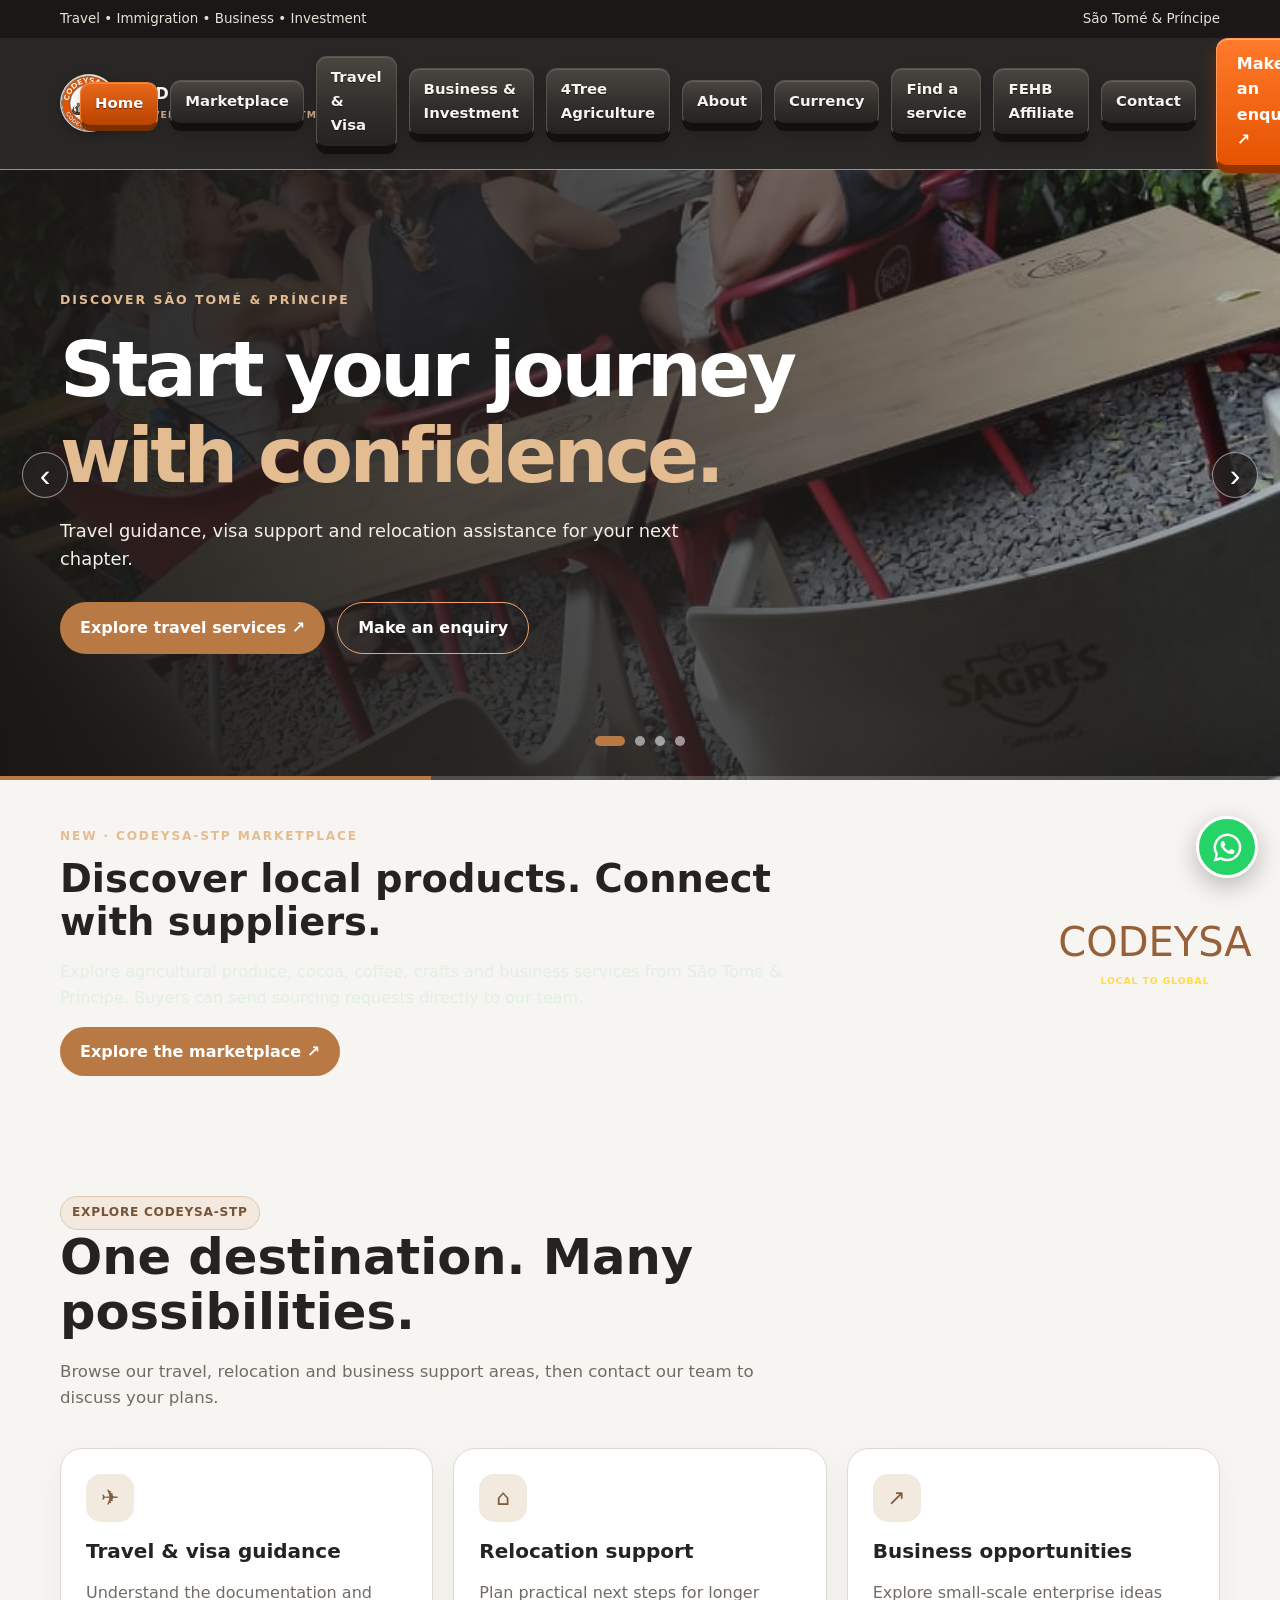
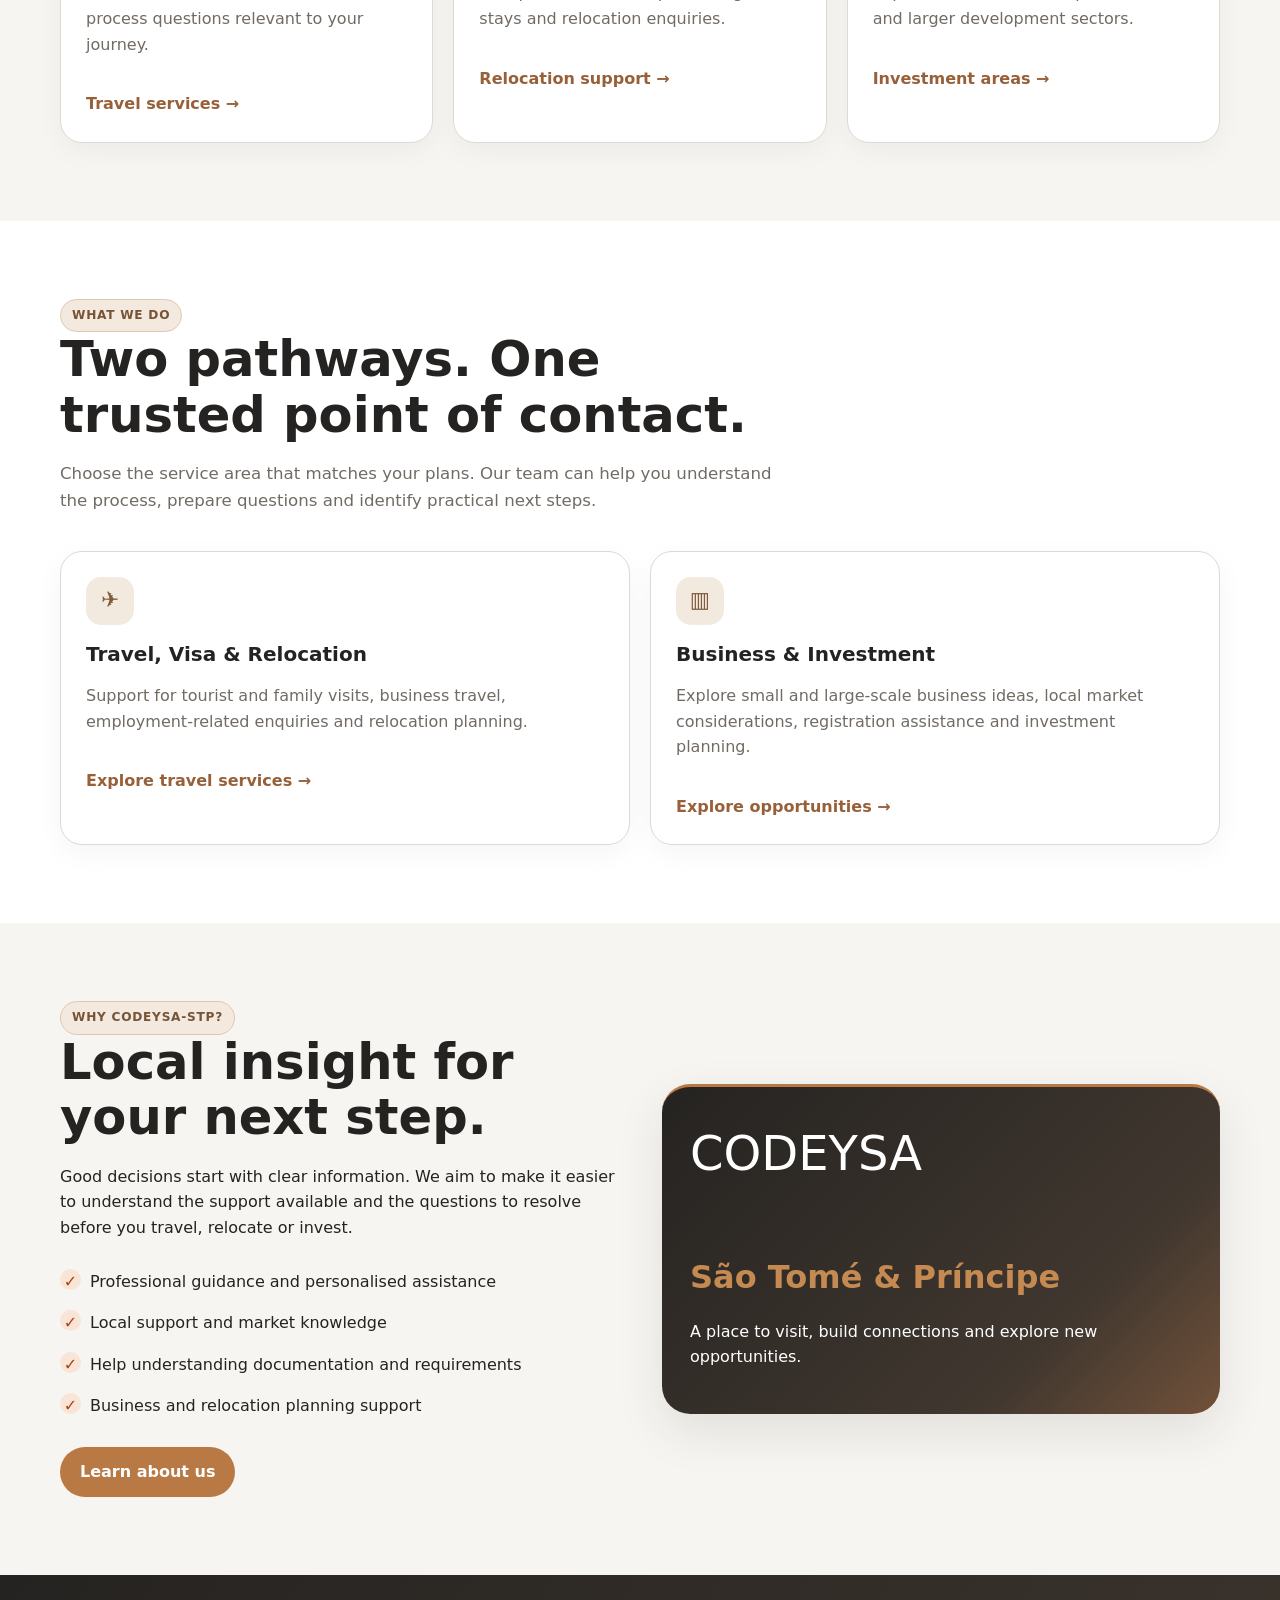
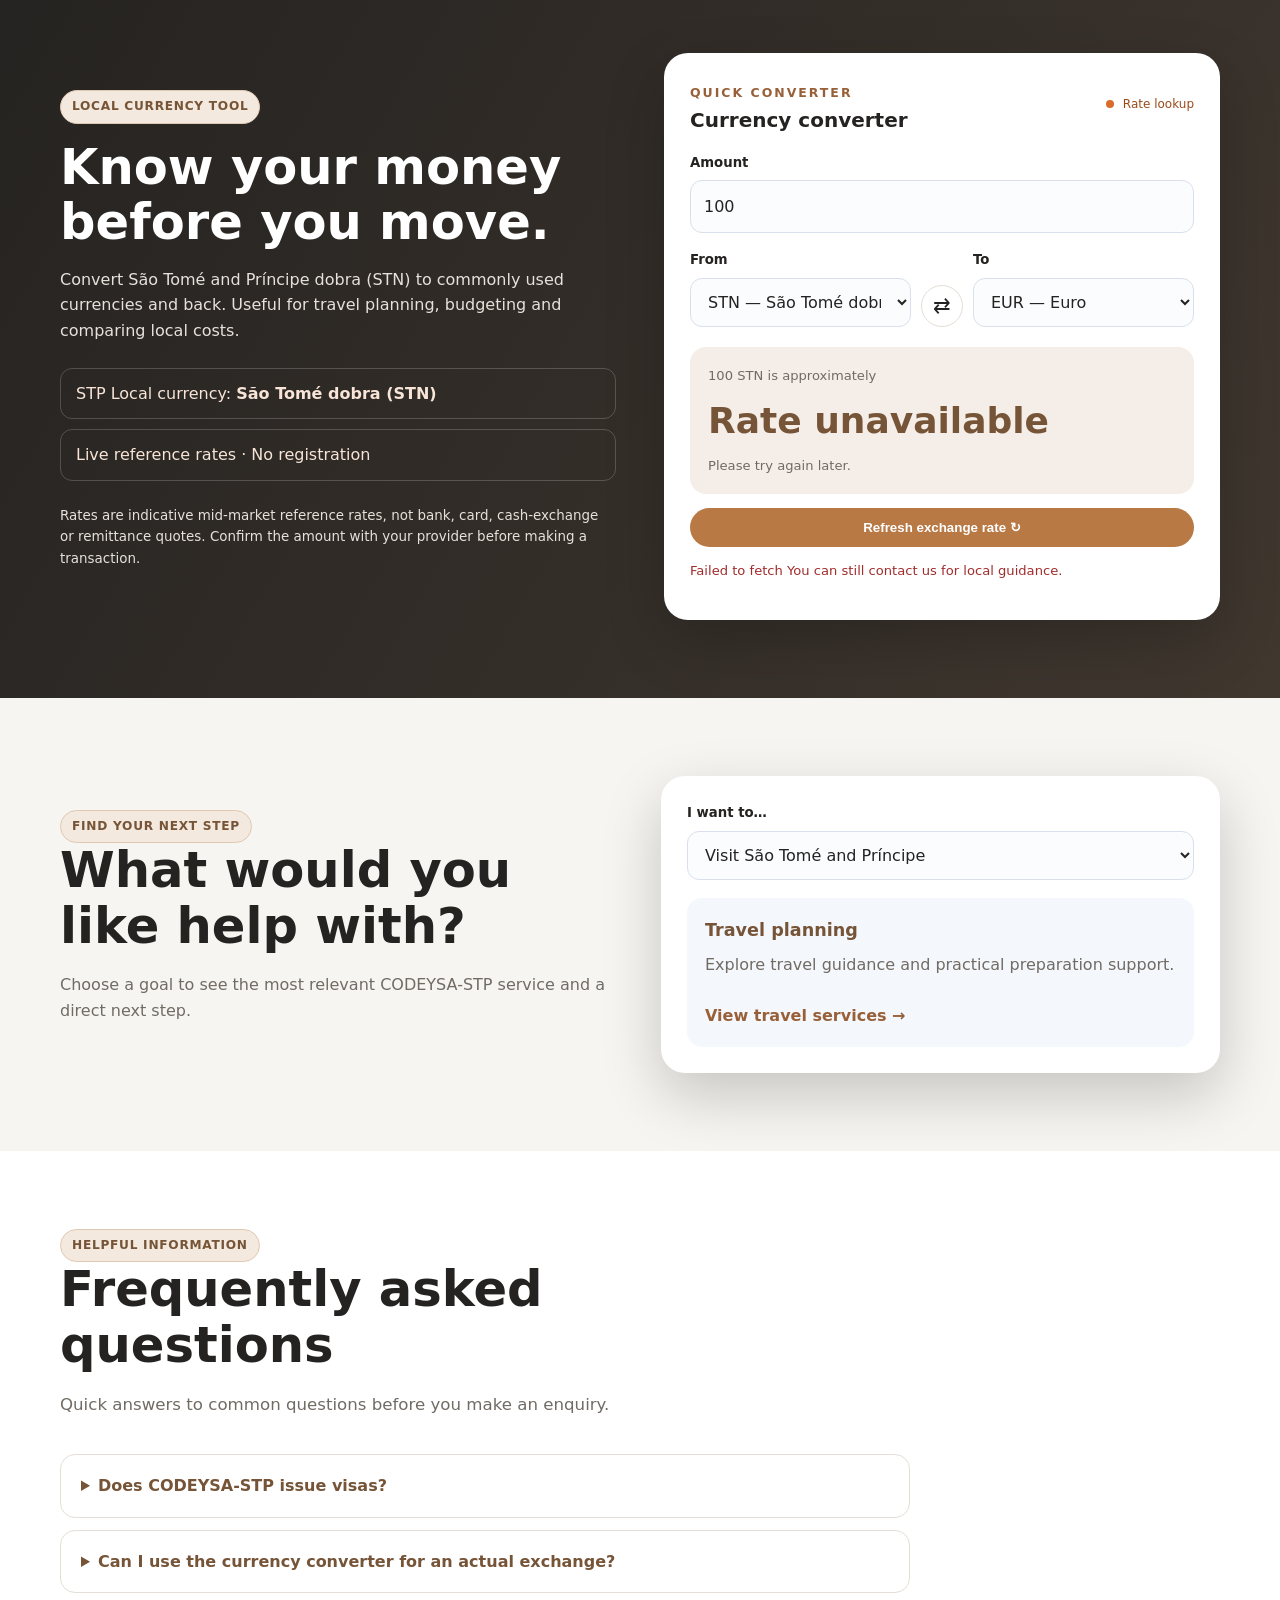
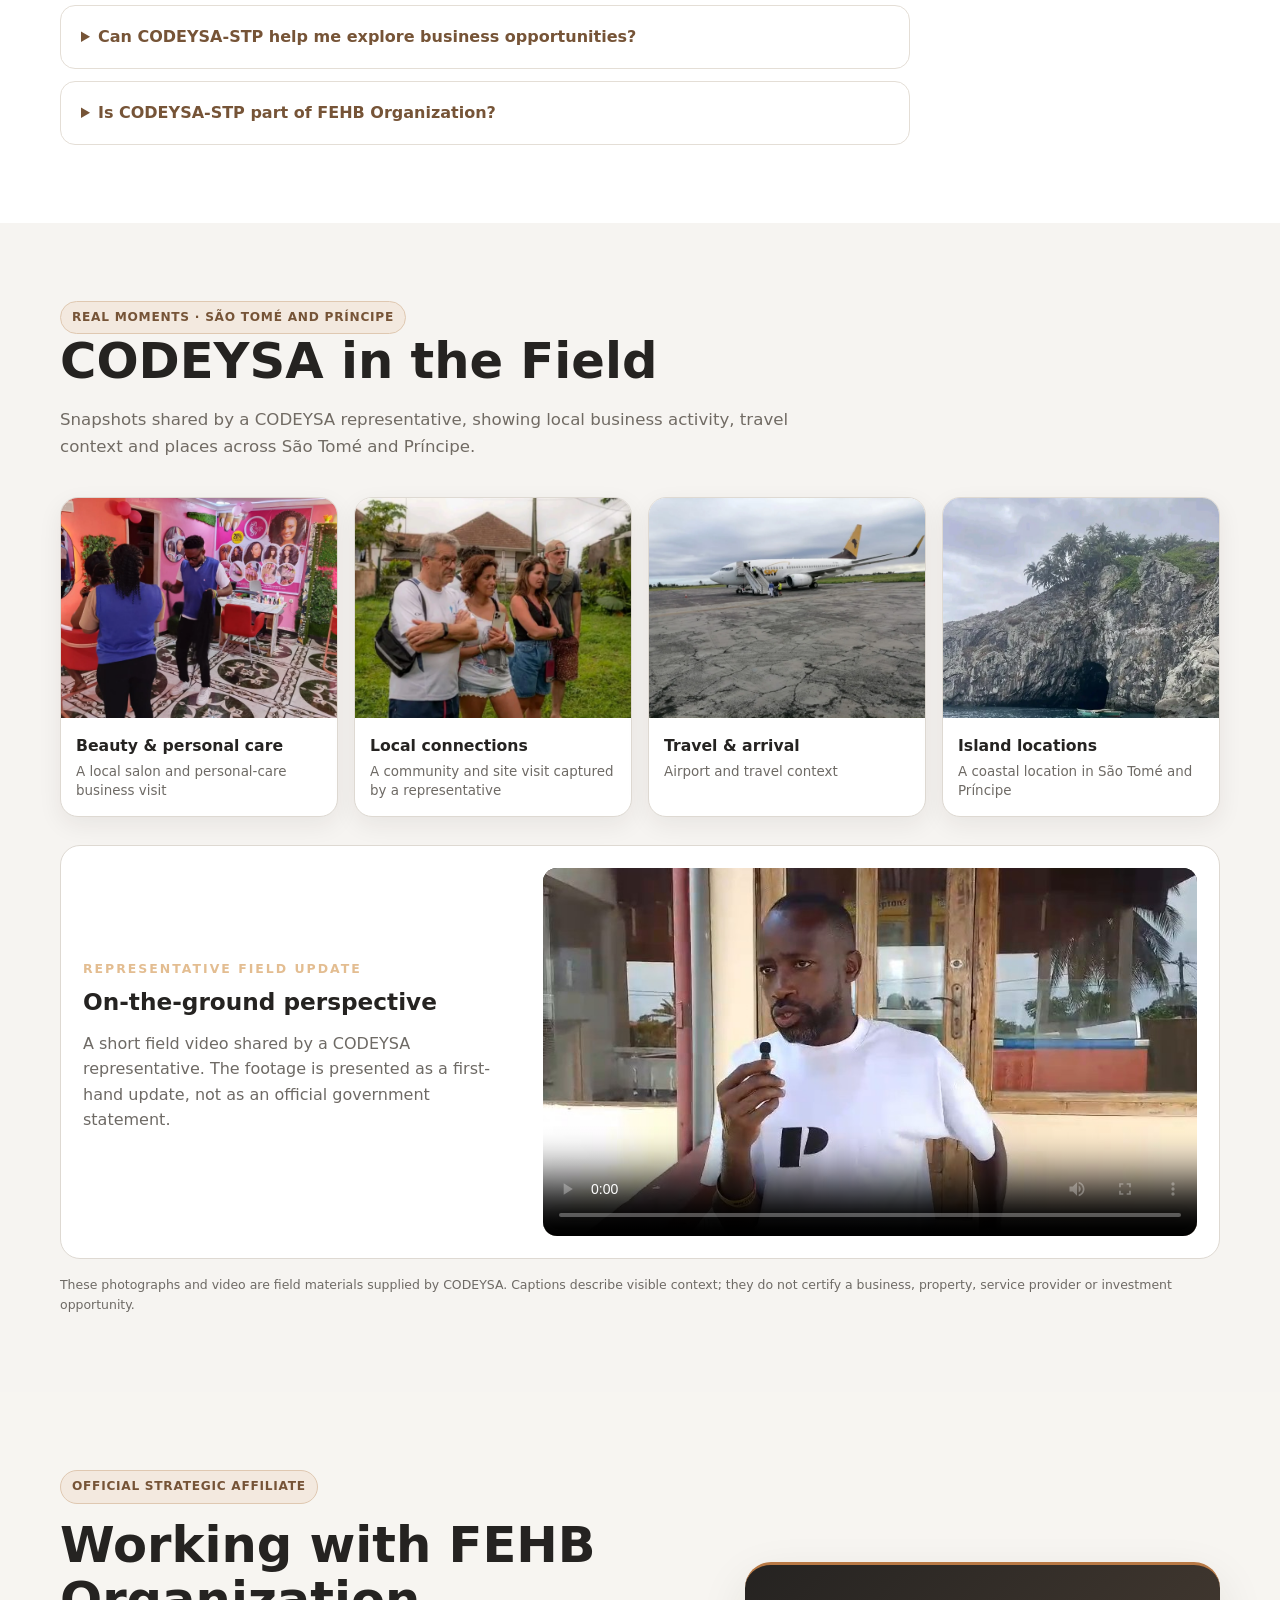
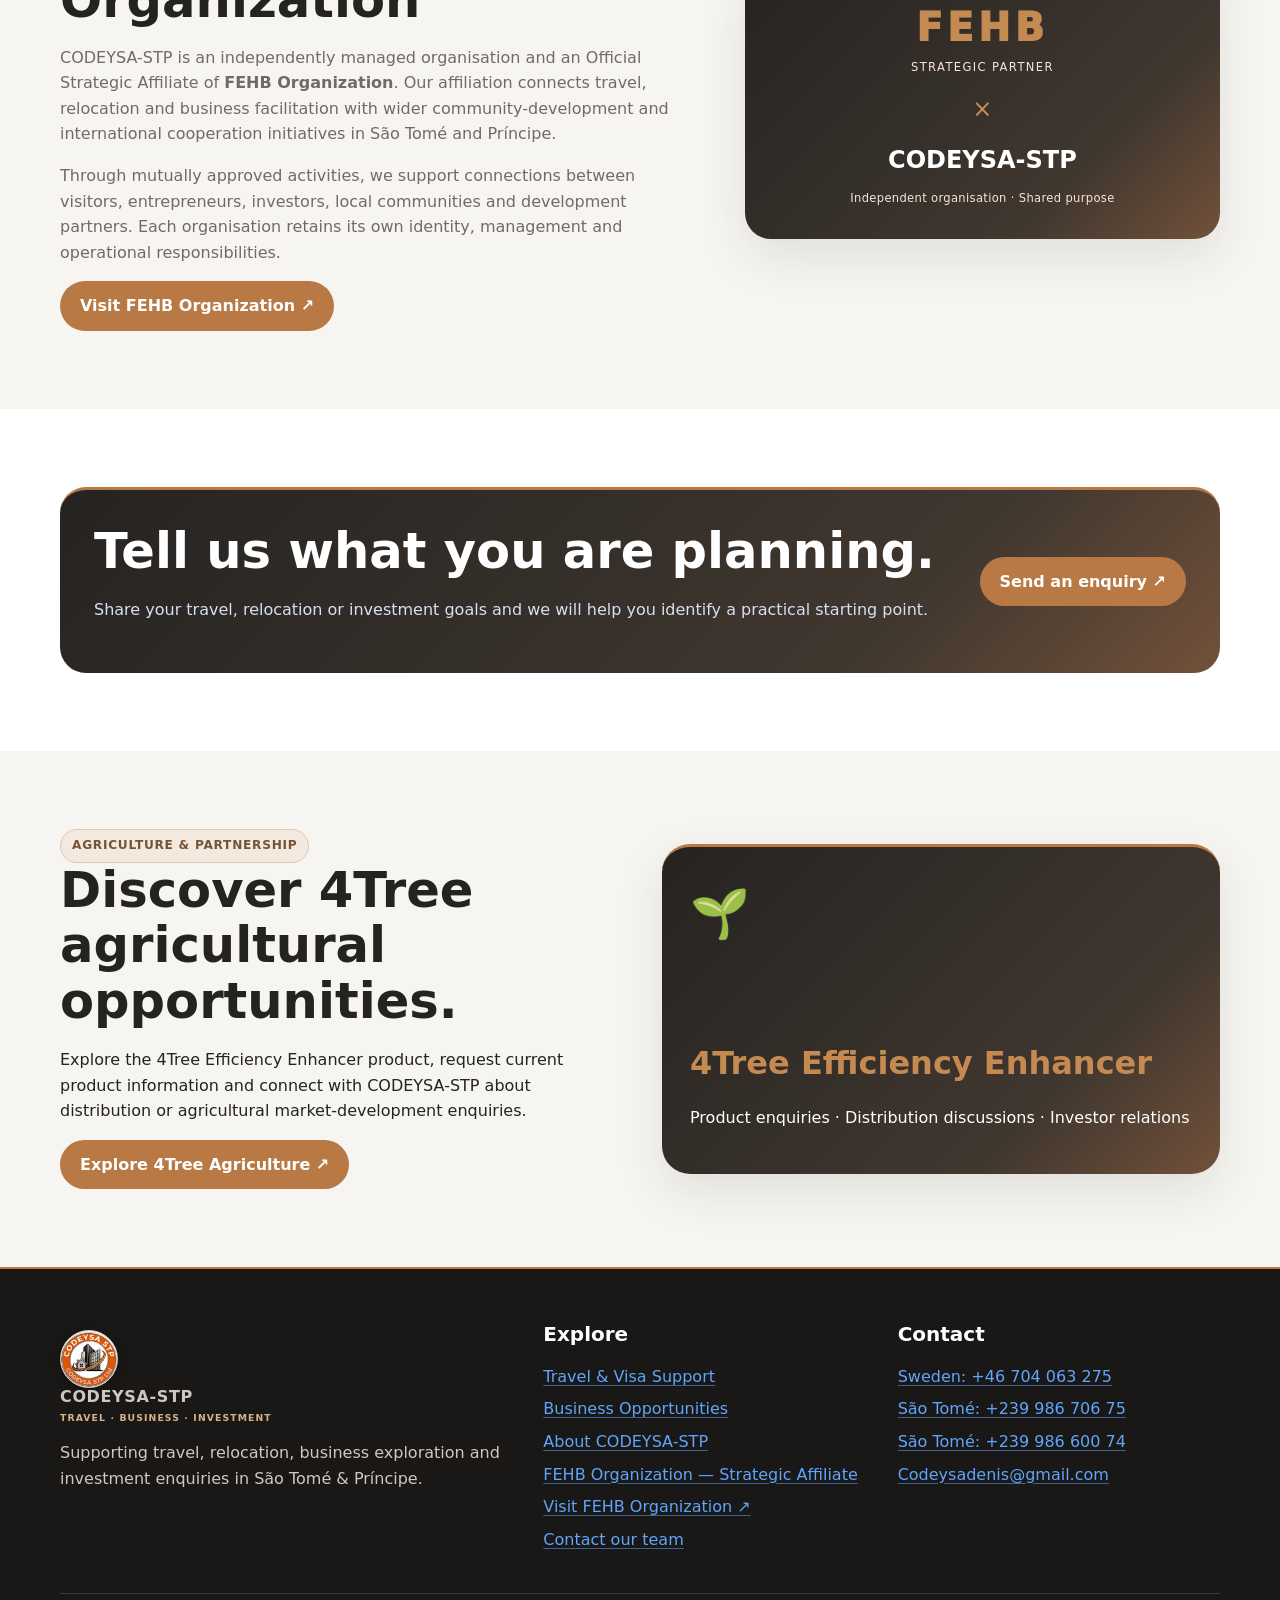
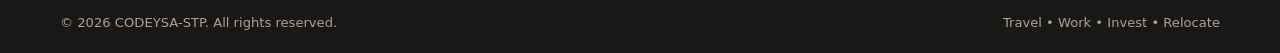
<file: index.html>
<!doctype html><html lang="en"><head><meta charset="utf-8"><meta name="viewport" content="width=device-width,initial-scale=1"><link rel="canonical" href="https://codesa-stp.tlegit588.workers.dev/index.html"><meta name="description" content="Explore travel, visa and relocation guidance, business opportunities and investment support in São Tomé and Príncipe with CODEYSA-STP."><meta name="theme-color" content="#252321"><meta name="color-scheme" content="light"><link rel="icon" type="image/webp" href="assets/codeysa-stp-logo.webp"><link rel="apple-touch-icon" href="assets/codeysa-stp-logo.webp"><meta property="og:type" content="website"><meta property="og:site_name" content="CODEYSA-STP"><meta property="og:title" content="CODEYSA-STP | Travel, Visa, Business & Investment in São Tomé and Príncipe"><meta property="og:description" content="Explore travel, visa and relocation guidance, business opportunities and investment support in São Tomé and Príncipe with CODEYSA-STP."><meta property="og:url" content="https://codesa-stp.tlegit588.workers.dev/index.html"><meta property="og:image" content="https://codesa-stp.tlegit588.workers.dev/assets/codeysa-stp-logo.webp"><meta property="og:image:alt" content="Official CODEYSA-STP emblem"><meta name="twitter:card" content="summary_large_image"><meta name="twitter:title" content="CODEYSA-STP | Travel, Visa, Business & Investment in São Tomé and Príncipe"><meta name="twitter:description" content="Explore travel, visa and relocation guidance, business opportunities and investment support in São Tomé and Príncipe with CODEYSA-STP."><meta name="twitter:image" content="https://codesa-stp.tlegit588.workers.dev/assets/codeysa-stp-logo.webp"><title>CODEYSA-STP | Travel, Visa, Business & Investment in São Tomé and Príncipe</title><link rel="stylesheet" href="styles.css"><script type="application/ld+json">{"@context":"https://schema.org","@type":"Organization","name":"CODEYSA-STP","url":"https://codesa-stp.tlegit588.workers.dev/","logo":"https://codesa-stp.tlegit588.workers.dev/assets/codeysa-stp-logo.webp","email":"Codeysadenis@gmail.com","telephone":"+239 986 0074","description":"Travel, visa, relocation, business and investment support in São Tomé and Príncipe.","areaServed":{"@type":"Country","name":"São Tomé and Príncipe"}}</script></head><body><div class="topbar"><div class="container"><span>Travel • Immigration • Business • Investment</span><span>São Tomé &amp; Príncipe</span></div></div><header><div class="container nav"><a class="brand" href="index.html"><img class="brand-logo" src="assets/codeysa-stp-logo.webp" alt="CODEYSA-STP logo"><span class="brand-copy">CODEYSA-STP<small>TRAVEL · BUSINESS · INVESTMENT</small></span></a><button class="menu-toggle" aria-label="Open navigation" aria-expanded="false">☰</button><nav class="nav-links"><a href="index.html">Home</a><a href="marketplace.html">Marketplace</a><a href="travel.html">Travel &amp; Visa</a><a href="investment.html">Business &amp; Investment</a><a href="4tree.html">4Tree Agriculture</a><a href="about.html">About</a><a href="#currency-converter">Currency</a><a href="#service-finder">Find a service</a><a href="#fehb-partner">FEHB Affiliate</a><a href="contact.html">Contact</a></nav><a class="nav-cta" href="contact.html">Make an enquiry ↗</a></div></header><main><section class="home-slider" aria-label="Featured CODEYSA-STP services">
<div class="slider-track">
<article class="slide is-active" aria-hidden="false"><img src="assets/WhatsApp%20Image%202026-11-23%20at%201.13.00%20PM.jpeg" alt="São Tomé and Príncipe destination and travel visual"><div class="slide-shade"></div><div class="container slide-content"><span class="eyebrow">Discover São Tomé &amp; Príncipe</span><h1>Start your journey <em>with confidence.</em></h1><p>Travel guidance, visa support and relocation assistance for your next chapter.</p><div class="hero-actions"><a class="btn btn-gold" href="travel.html">Explore travel services ↗</a><a class="btn btn-outline" href="contact.html?service=Travel%20%26%20Visa">Make an enquiry</a></div></div></article>
<article class="slide" aria-hidden="true"><img src="assets/WhatsApp%20Image%202026-11-23%20at%201.13.42%20PM(1).jpeg" alt="CODEYSA-STP business and investment imagery"><div class="slide-shade"></div><div class="container slide-content"><span class="eyebrow">Business &amp; investment</span><h1>Turn opportunity <em>into a plan.</em></h1><p>Explore enterprise ideas, investment sectors and local business support in São Tomé &amp; Príncipe.</p><div class="hero-actions"><a class="btn btn-gold" href="investment.html">Explore opportunities ↗</a><a class="btn btn-outline" href="contact.html?service=Business%20%26%20Investment">Discuss your idea</a></div></div></article>
<article class="slide" aria-hidden="true"><img src="assets/WhatsApp%20Image%202026-11-23%20at%201.13.43%20PM(1).jpeg" alt="Local services and destination imagery"><div class="slide-shade"></div><div class="container slide-content"><span class="eyebrow">Relocation &amp; local support</span><h1>Make your next move <em>well informed.</em></h1><p>Get help understanding documentation, logistics and practical next steps before you relocate.</p><div class="hero-actions"><a class="btn btn-gold" href="travel.html">Explore relocation support ↗</a><a class="btn btn-outline" href="contact.html">Talk to our team</a></div></div></article>
<article class="slide" aria-hidden="true"><img src="assets/WhatsApp%20Image%202026-11-23%20at%201.13.44%20PM(1).jpeg" alt="Business development and investment visual"><div class="slide-shade"></div><div class="container slide-content"><span class="eyebrow">Your trusted point of contact</span><h1>Travel. Work. Invest. <em>Thrive.</em></h1><p>One point of contact for travel enquiries and business opportunity exploration.</p><div class="hero-actions"><a class="btn btn-gold" href="contact.html">Contact CODEYSA-STP ↗</a></div></div></article>
</div><button class="slider-arrow prev" type="button" aria-label="Previous slide">‹</button><button class="slider-arrow next" type="button" aria-label="Next slide">›</button><div class="slider-controls" aria-label="Choose featured slide"><button class="slider-dot active" aria-label="Show slide 1"></button><button class="slider-dot" aria-label="Show slide 2"></button><button class="slider-dot" aria-label="Show slide 3"></button><button class="slider-dot" aria-label="Show slide 4"></button></div><div class="slider-progress"><span></span></div></section><section class="market-home-promo"><div class="container"><div><span class="market-kicker">NEW · CODEYSA-STP MARKETPLACE</span><h2>Discover local products. Connect with suppliers.</h2><p>Explore agricultural produce, cocoa, coffee, crafts and business services from São Tomé &amp; Príncipe. Buyers can send sourcing requests directly to our team.</p><a class="btn btn-gold" href="marketplace.html">Explore the marketplace ↗</a></div><div class="market-promo-mark">CODEYSA<span>LOCAL TO GLOBAL</span></div></div></section><section class="section soft"><div class="container"><div class="section-head"><span class="pill">Explore CODEYSA-STP</span><h2>One destination. Many possibilities.</h2><p>Browse our travel, relocation and business support areas, then contact our team to discuss your plans.</p></div><div class="grid grid-3"><article class="card"><div class="card-icon">✈</div><h3>Travel &amp; visa guidance</h3><p>Understand the documentation and process questions relevant to your journey.</p><a class="card-link" href="travel.html">Travel services →</a></article><article class="card"><div class="card-icon">⌂</div><h3>Relocation support</h3><p>Plan practical next steps for longer stays and relocation enquiries.</p><a class="card-link" href="travel.html">Relocation support →</a></article><article class="card"><div class="card-icon">↗</div><h3>Business opportunities</h3><p>Explore small-scale enterprise ideas and larger development sectors.</p><a class="card-link" href="investment.html">Investment areas →</a></article></div></div></section><section class="section"><div class="container"><div class="section-head"><span class="pill">What we do</span><h2>Two pathways. One trusted point of contact.</h2><p>Choose the service area that matches your plans. Our team can help you understand the process, prepare questions and identify practical next steps.</p></div><div class="grid grid-2"><article class="card"><div class="card-icon">✈</div><h3>Travel, Visa &amp; Relocation</h3><p>Support for tourist and family visits, business travel, employment-related enquiries and relocation planning.</p><a class="card-link" href="travel.html">Explore travel services →</a></article><article class="card"><div class="card-icon">▥</div><h3>Business &amp; Investment</h3><p>Explore small and large-scale business ideas, local market considerations, registration assistance and investment planning.</p><a class="card-link" href="investment.html">Explore opportunities →</a></article></div></div></section><section class="section soft"><div class="container split"><div><span class="pill">Why CODEYSA-STP?</span><h2>Local insight for your next step.</h2><p>Good decisions start with clear information. We aim to make it easier to understand the support available and the questions to resolve before you travel, relocate or invest.</p><ul class="check-list"><li>Professional guidance and personalised assistance</li><li>Local support and market knowledge</li><li>Help understanding documentation and requirements</li><li>Business and relocation planning support</li></ul><a class="btn btn-gold" href="about.html">Learn about us</a></div><div class="visual-card"><div class="flag">CODEYSA</div><div><strong>São Tomé &amp; Príncipe</strong><p>A place to visit, build connections and explore new opportunities.</p></div></div></div></section>
<section class="section currency-section" id="currency-converter">
  <div class="container currency-layout">
    <div class="currency-intro">
      <span class="pill">Local currency tool</span>
      <h2>Know your money before you move.</h2>
      <p>Convert São Tomé and Príncipe dobra (STN) to commonly used currencies and back. Useful for travel planning, budgeting and comparing local costs.</p>
      <div class="currency-facts"><span>STP Local currency: <strong>São Tomé dobra (STN)</strong></span><span>Live reference rates · No registration</span></div>
      <p class="form-note">Rates are indicative mid-market reference rates, not bank, card, cash-exchange or remittance quotes. Confirm the amount with your provider before making a transaction.</p>
    </div>
    <div class="converter-card">
      <div class="converter-heading"><div><span class="eyebrow">Quick converter</span><h3>Currency converter</h3></div><span class="live-indicator"><i></i> Rate lookup</span></div>
      <label class="converter-label" for="currency-amount">Amount</label>
      <input id="currency-amount" class="currency-amount" type="number" min="0" step="any" value="100" inputmode="decimal">
      <div class="currency-pair">
        <label><span>From</span><select id="currency-from"><option value="STN">STN — São Tomé dobra</option><option value="EUR">EUR — Euro</option><option value="USD">USD — US dollar</option><option value="NGN">NGN — Nigerian naira</option><option value="GBP">GBP — British pound</option></select></label>
        <button type="button" id="currency-swap" class="swap-button" aria-label="Swap currencies" title="Swap currencies">⇄</button>
        <label><span>To</span><select id="currency-to"><option value="EUR">EUR — Euro</option><option value="STN">STN — São Tomé dobra</option><option value="USD">USD — US dollar</option><option value="NGN">NGN — Nigerian naira</option><option value="GBP">GBP — British pound</option></select></label>
      </div>
      <div class="conversion-result" aria-live="polite"><span id="conversion-caption">100 STN is approximately</span><strong id="conversion-value">Loading rate…</strong><small id="conversion-status">Getting the latest available reference rate…</small></div>
      <button type="button" id="currency-refresh" class="btn btn-gold converter-refresh">Refresh exchange rate ↻</button>
      <p class="converter-error" id="currency-error" role="status"></p>
    </div>
  </div>
</section>
<section class="section soft" id="service-finder">
  <div class="container finder-layout">
    <div><span class="pill">Find your next step</span><h2>What would you like help with?</h2><p>Choose a goal to see the most relevant CODEYSA-STP service and a direct next step.</p></div>
    <div class="finder-card"><label for="service-goal">I want to…</label><select id="service-goal"><option value="travel">Visit São Tomé and Príncipe</option><option value="visa">Understand visa and travel documentation</option><option value="relocate">Explore relocation or work options</option><option value="business">Explore a business opportunity</option><option value="invest">Research investment possibilities</option></select><div class="finder-result" id="service-recommendation" aria-live="polite"><strong>Travel planning</strong><p>Explore travel guidance and practical preparation support.</p><a class="card-link" href="travel.html">View travel services →</a></div></div>
  </div>
</section>
<section class="section faq-section">
  <div class="container"><div class="section-head"><span class="pill">Helpful information</span><h2>Frequently asked questions</h2><p>Quick answers to common questions before you make an enquiry.</p></div>
    <div class="faq-list">
      <details><summary>Does CODEYSA-STP issue visas?</summary><p>No. Visa decisions are made by the relevant government and immigration authorities. CODEYSA-STP can provide guidance and assistance with understanding documentation and application steps, but cannot guarantee approval.</p></details>
      <details><summary>Can I use the currency converter for an actual exchange?</summary><p>Use it as an estimate for planning only. Banks, card providers and exchange services may apply different rates, fees and spreads. Always confirm the final rate before paying or exchanging money.</p></details>
      <details><summary>Can CODEYSA-STP help me explore business opportunities?</summary><p>We can help you make an initial enquiry, understand local considerations and identify questions to investigate. Any investment decision should be based on independent due diligence and professional advice.</p></details>
      <details><summary>Is CODEYSA-STP part of FEHB Organization?</summary><p>CODEYSA-STP is an independently managed organisation and an Official Strategic Affiliate of FEHB Organization. Both organisations retain separate identities, management and operational responsibilities.</p></details>
    </div>
  </div>
</section>
<section class="section field-section" id="field-updates">
  <div class="container">
    <div class="section-head"><span class="pill">Real moments · São Tomé and Príncipe</span><h2>CODEYSA in the Field</h2><p>Snapshots shared by a CODEYSA representative, showing local business activity, travel context and places across São Tomé and Príncipe.</p></div>
    <div class="field-gallery">
      <figure class="field-card"><img src="assets/field/beauty-business-visit.webp" alt="Beauty and personal-care business interior during a CODEYSA field visit" loading="lazy"><figcaption><strong>Beauty &amp; personal care</strong><span>A local salon and personal-care business visit</span></figcaption></figure>
      <figure class="field-card"><img src="assets/field/local-community-visit.webp" alt="People gathered during a local visit in São Tomé and Príncipe" loading="lazy"><figcaption><strong>Local connections</strong><span>A community and site visit captured by a representative</span></figcaption></figure>
      <figure class="field-card"><img src="assets/field/airport-arrival.webp" alt="Passenger aircraft at an airport in São Tomé and Príncipe" loading="lazy"><figcaption><strong>Travel &amp; arrival</strong><span>Airport and travel context</span></figcaption></figure>
      <figure class="field-card"><img src="assets/field/coastal-site-visit.webp" alt="Rocky coastal inlet and boat in São Tomé and Príncipe" loading="lazy"><figcaption><strong>Island locations</strong><span>A coastal location in São Tomé and Príncipe</span></figcaption></figure>
    </div>
    <div class="field-video">
      <div><span class="eyebrow">Representative field update</span><h3>On-the-ground perspective</h3><p>A short field video shared by a CODEYSA representative. The footage is presented as a first-hand update, not as an official government statement.</p></div>
      <video controls preload="metadata" playsinline poster="assets/field/representative-field-update-poster.jpg"><source src="assets/field/representative-field-update.mp4" type="video/mp4">Your browser does not support embedded video.</video>
    </div>
    <p class="field-note">These photographs and video are field materials supplied by CODEYSA. Captions describe visible context; they do not certify a business, property, service provider or investment opportunity.</p>
  </div>
</section>
<section class="section partner-section" id="fehb-partner"><div class="container partner-layout"><div><span class="pill">Official strategic affiliate</span><h2>Working with FEHB Organization</h2><p>CODEYSA-STP is an independently managed organisation and an Official Strategic Affiliate of <strong>FEHB Organization</strong>. Our affiliation connects travel, relocation and business facilitation with wider community-development and international cooperation initiatives in São Tomé and Príncipe.</p><p>Through mutually approved activities, we support connections between visitors, entrepreneurs, investors, local communities and development partners. Each organisation retains its own identity, management and operational responsibilities.</p><a class="btn btn-gold" href="https://fehborganization.org/" target="_blank" rel="noopener noreferrer">Visit FEHB Organization ↗</a></div><div class="partner-mark-card"><span class="partner-symbol">FEHB</span><span class="partner-caption">STRATEGIC PARTNER</span><span class="partner-divider">×</span><strong>CODEYSA-STP</strong><small>Independent organisation · Shared purpose</small></div></div></section><section class="section"><div class="container"><div class="cta-band"><div><h2>Tell us what you are planning.</h2><p>Share your travel, relocation or investment goals and we will help you identify a practical starting point.</p></div><a class="btn btn-gold" href="contact.html">Send an enquiry ↗</a></div></div></section><section class="section soft"><div class="container split"><div><span class="pill">Agriculture &amp; partnership</span><h2>Discover 4Tree agricultural opportunities.</h2><p>Explore the 4Tree Efficiency Enhancer product, request current product information and connect with CODEYSA-STP about distribution or agricultural market-development enquiries.</p><a class="btn btn-gold" href="4tree.html">Explore 4Tree Agriculture ↗</a></div><div class="visual-card"><div class="flag">🌱</div><div><strong>4Tree Efficiency Enhancer</strong><p>Product enquiries · Distribution discussions · Investor relations</p></div></div></div></section></main><footer><div class="container"><div class="footer-grid"><div><a class="brand" href="index.html"><img class="brand-logo" src="assets/codeysa-stp-logo.webp" alt="CODEYSA-STP logo"><span class="brand-copy">CODEYSA-STP<small>TRAVEL · BUSINESS · INVESTMENT</small></span></a><p>Supporting travel, relocation, business exploration and investment enquiries in São Tomé &amp; Príncipe.</p></div><div><h3>Explore</h3><a href="travel.html">Travel &amp; Visa Support</a><a href="investment.html">Business Opportunities</a><a href="about.html">About CODEYSA-STP</a><a href="#fehb-partner">FEHB Organization — Strategic Affiliate</a><a href="https://fehborganization.org/" target="_blank" rel="noopener noreferrer">Visit FEHB Organization ↗</a><a href="contact.html">Contact our team</a></div><div><h3>Contact</h3><a href="tel:+46704063275">Sweden: +46 704 063 275</a><a href="tel:+23998670675">São Tomé: +239 986 706 75</a><a href="tel:+23998660074">São Tomé: +239 986 600 74</a><a href="mailto:Codeysadenis@gmail.com">Codeysadenis@gmail.com</a></div></div><div class="footer-bottom"><span>© <span data-year></span> CODEYSA-STP. All rights reserved.</span><span>Travel • Work • Invest • Relocate</span></div></div></footer><script src="app.js"></script></body></html>
</file>
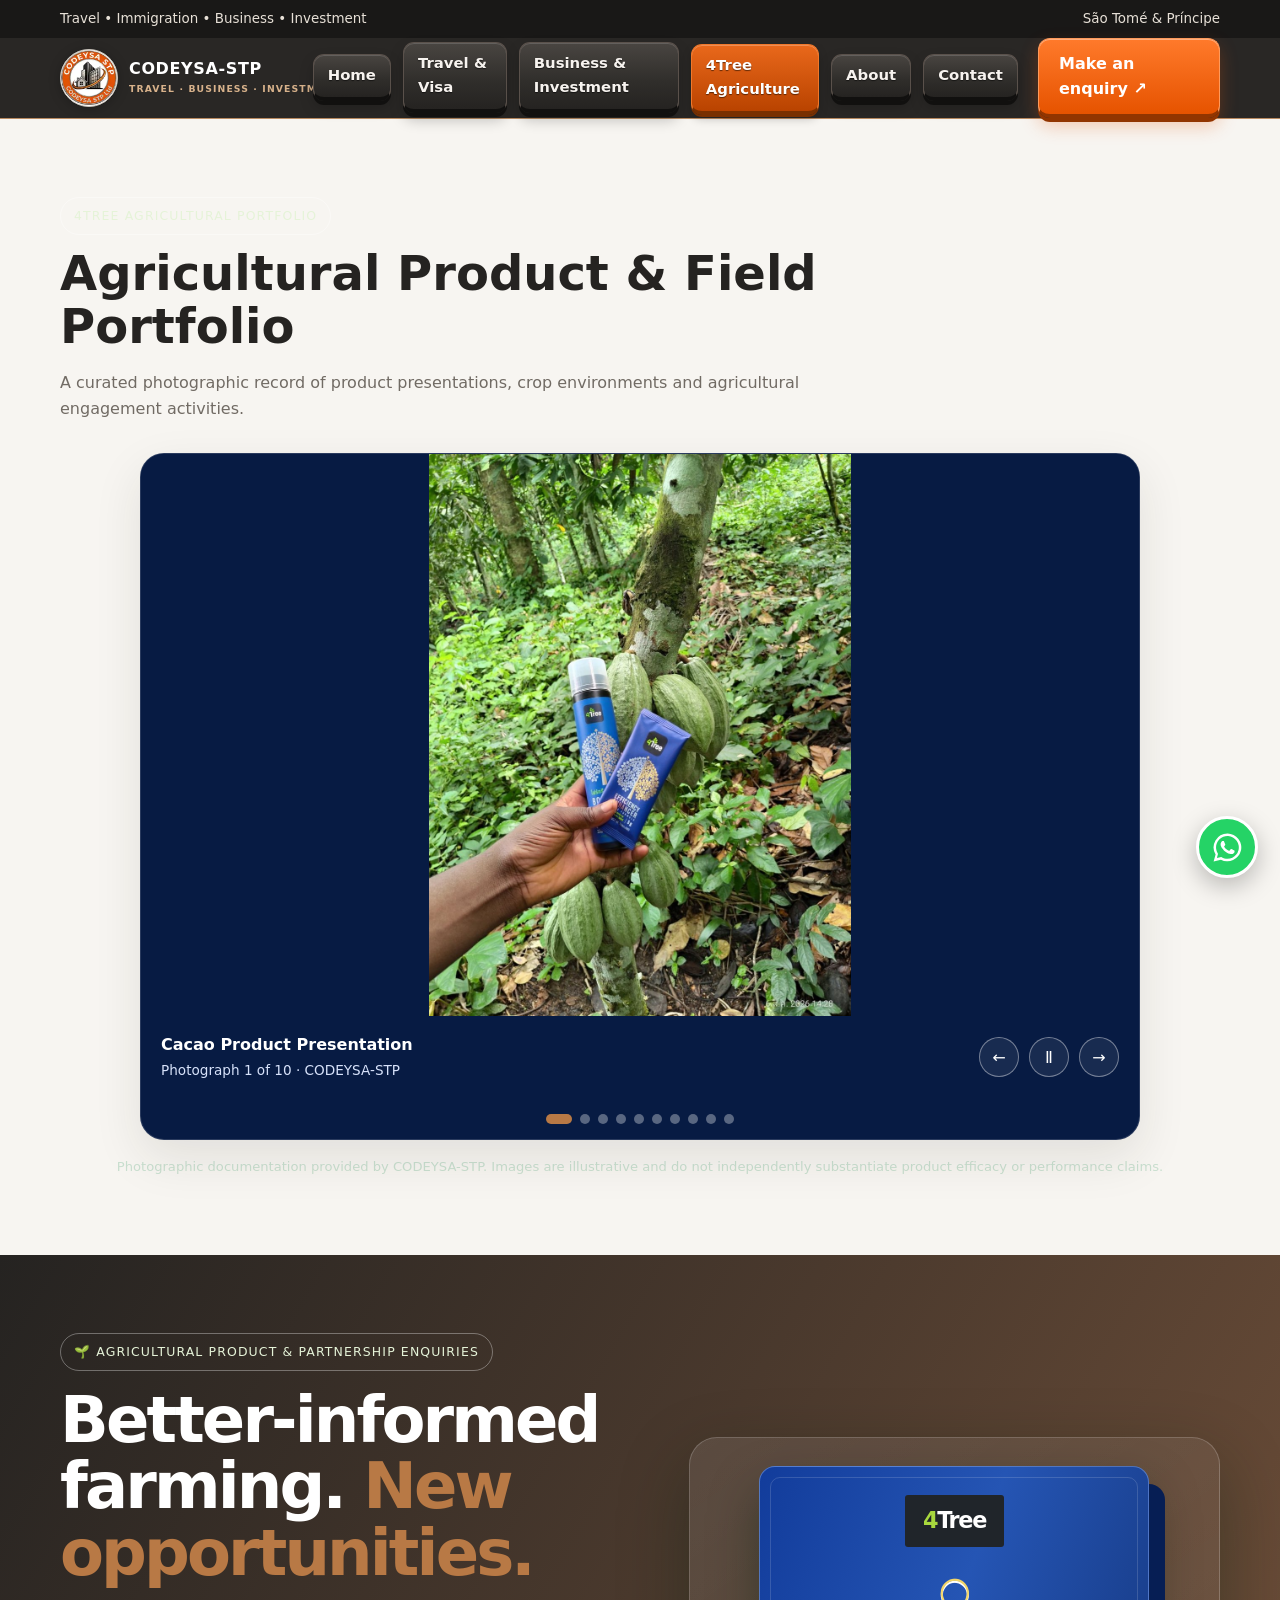
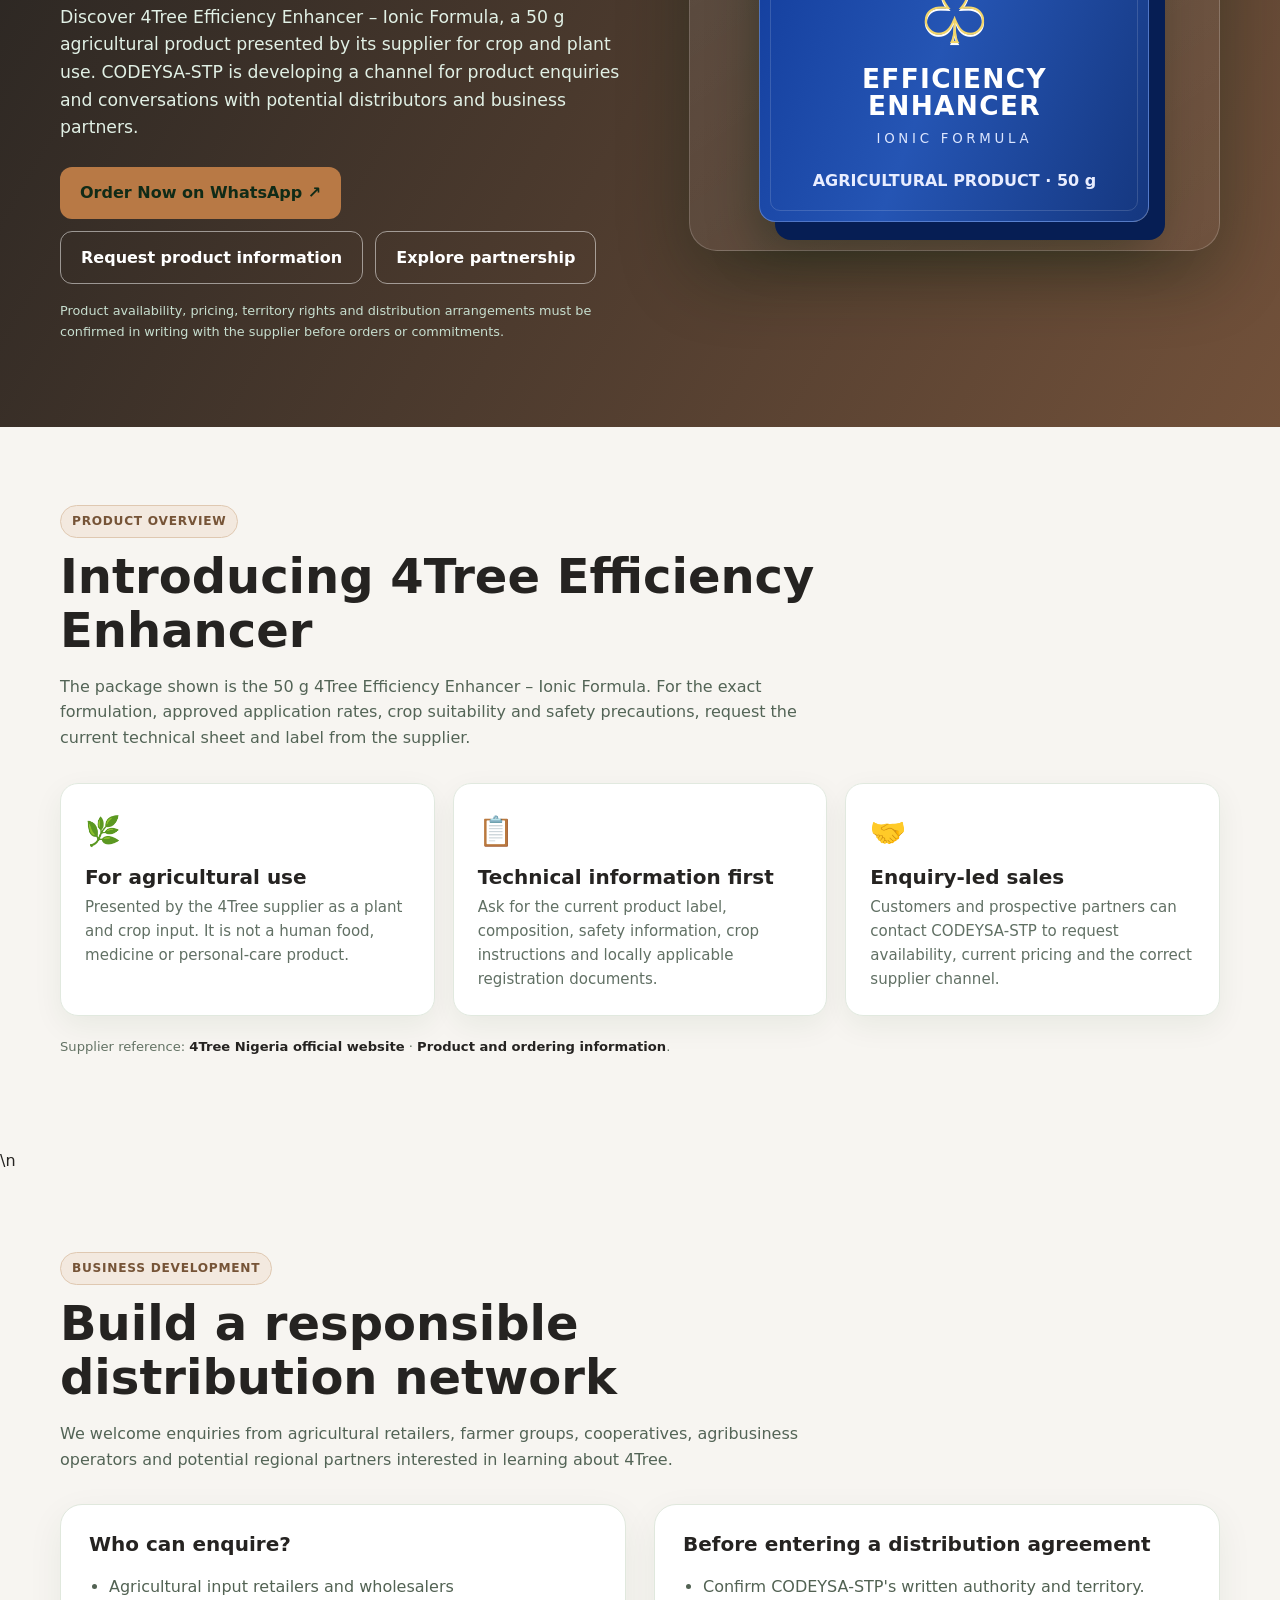
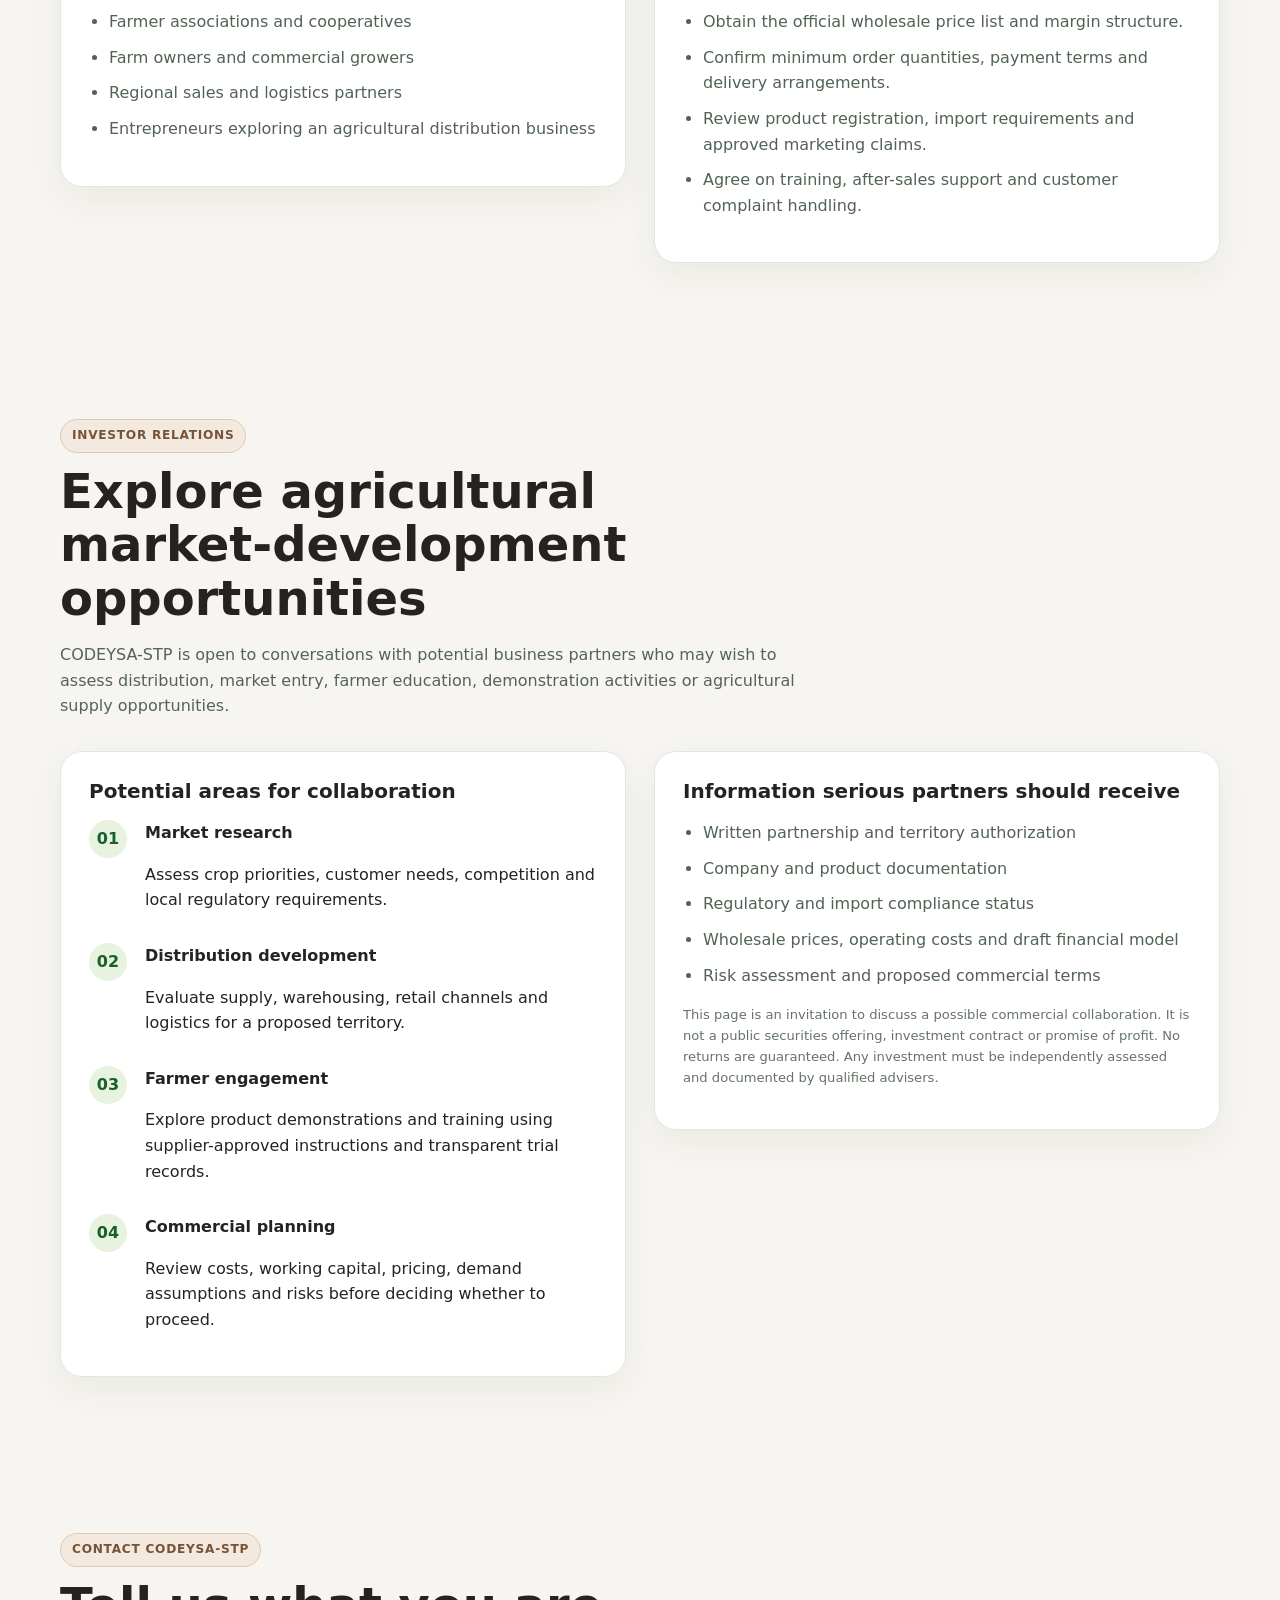
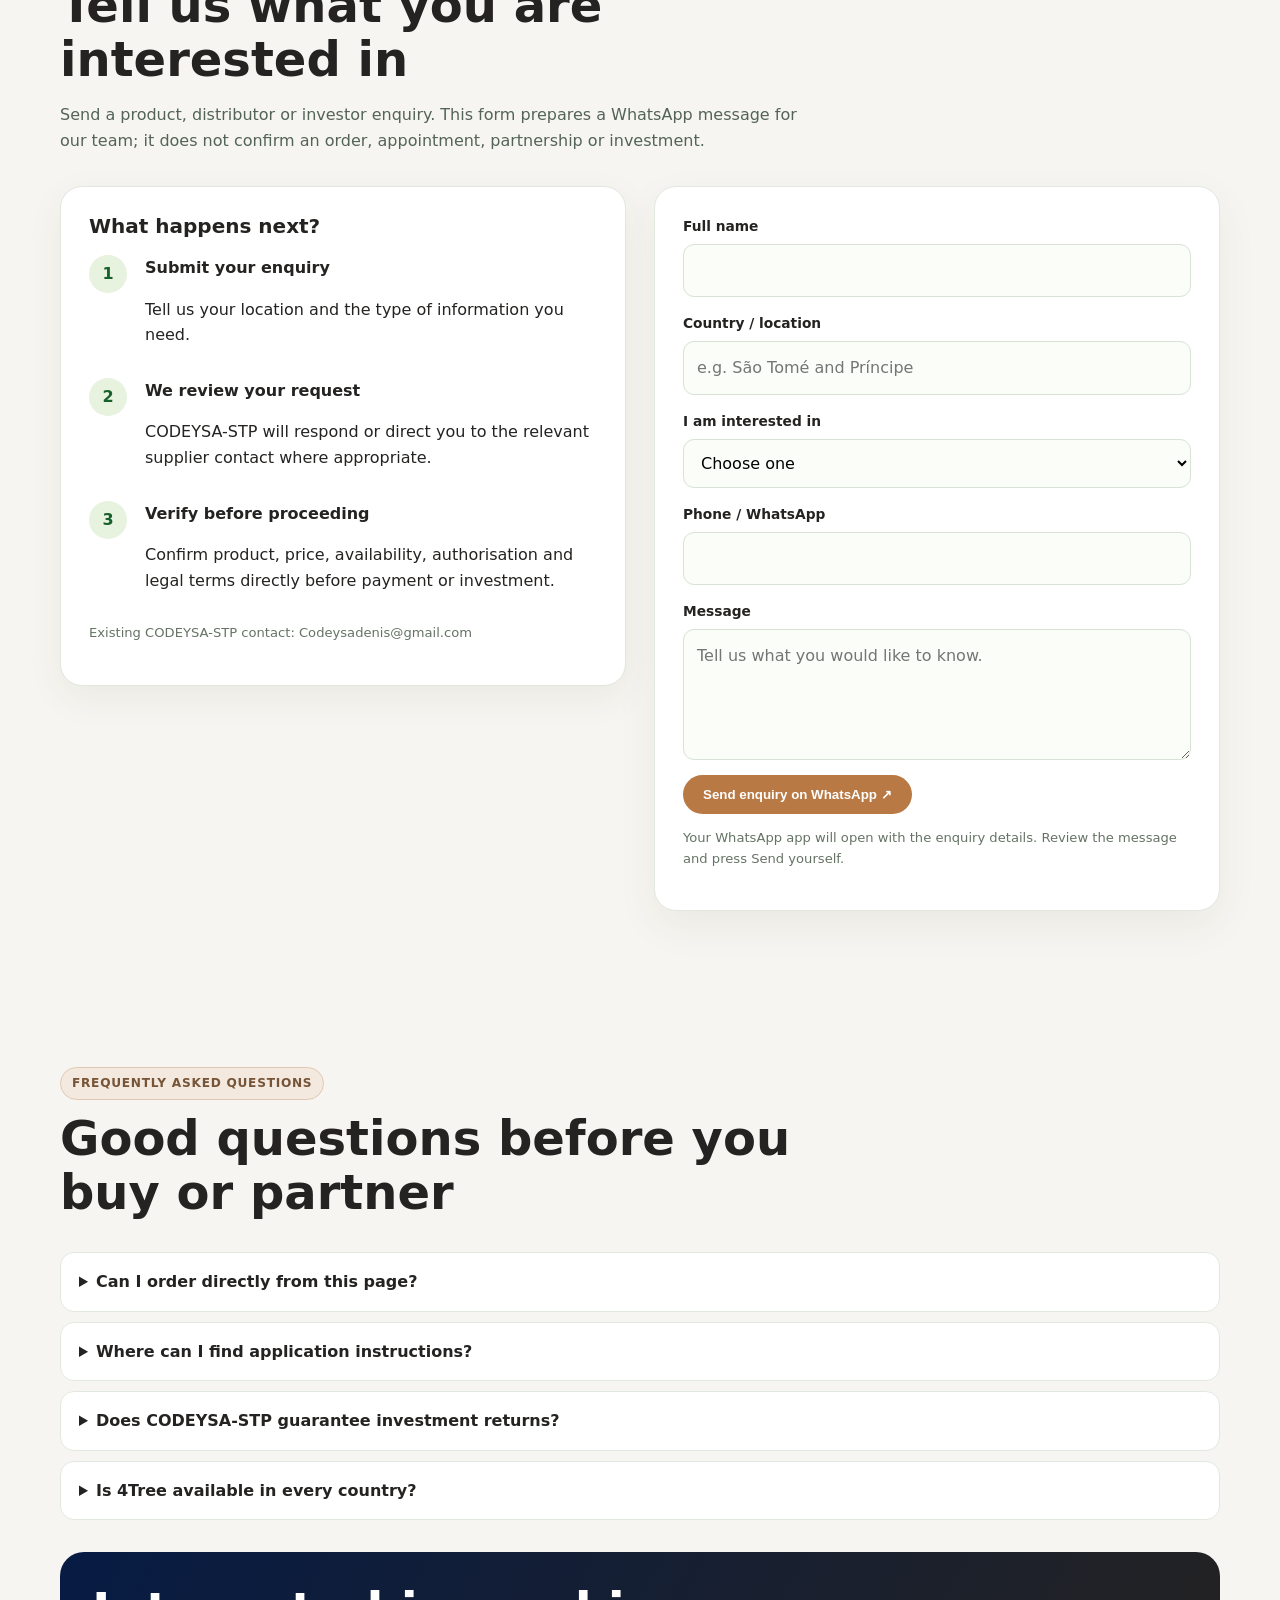
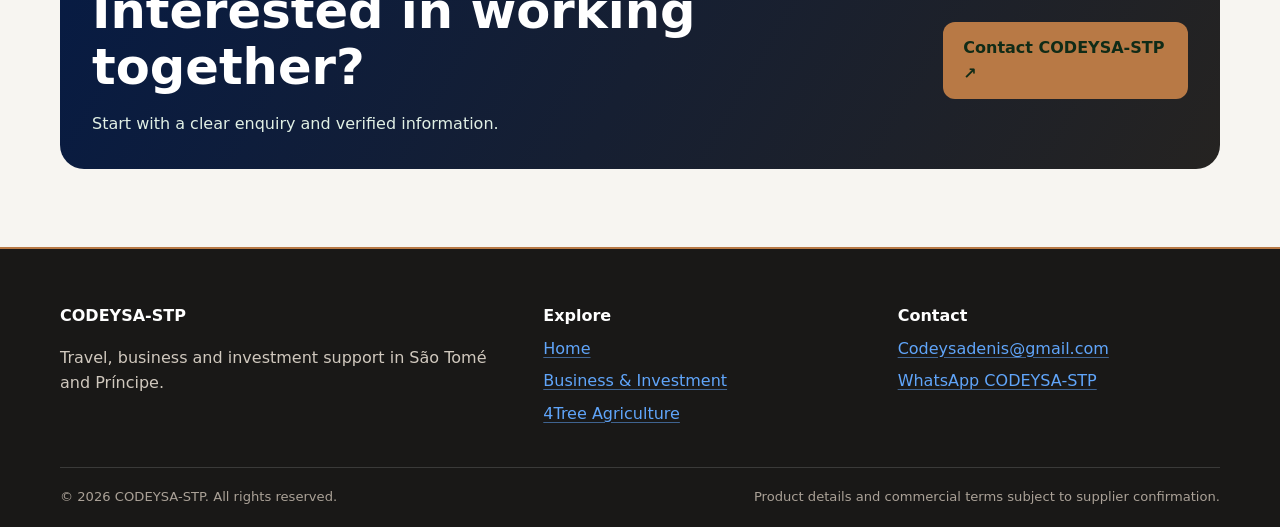
<file: 4tree.html>
<!doctype html>
<html lang="en">
<head>
<meta charset="utf-8"><meta name="viewport" content="width=device-width,initial-scale=1">
<title>4Tree Agriculture & Partnership Opportunities | CODEYSA-STP</title>
<meta name="description" content="Explore 4Tree Efficiency Enhancer, request product information, enquire about distribution and discuss agricultural market-development opportunities with CODEYSA-STP.">
<meta name="theme-color" content="#252321">
<link rel="canonical" href="https://codesa-stp.tlegit588.workers.dev/4tree.html">
<link rel="icon" type="image/webp" href="assets/codeysa-stp-logo.webp">
<link rel="stylesheet" href="styles.css">
<meta property="og:title" content="4Tree Agriculture | CODEYSA-STP">
<meta property="og:description" content="Product information, sales enquiries and agricultural partnership opportunities.">
<meta property="og:url" content="https://codesa-stp.tlegit588.workers.dev/4tree.html">
<style>
/* Subtle CODEYSA-STP brand watermark behind page content */
body{position:relative;isolation:isolate;background-color:var(--paper,#f7f5f1)}
body::before{content:"";position:fixed;inset:0;z-index:-1;pointer-events:none;background-image:url("assets/codeysa-stp-logo.webp");background-repeat:no-repeat;background-position:center 54%;background-size:min(48vw,460px);opacity:.055}
:root{--tree:#252321;--tree2:#72513a;--leaf:#eee5da;--sun:#b87945}
.tree-hero{background:radial-gradient(circle at 85% 20%,#1d4b91 0,transparent 30%),linear-gradient(125deg,#252321,#72513a 72%,#252321);color:#fff;padding:78px 0 72px;overflow:hidden}
.tree-hero-grid{display:grid;grid-template-columns:1.05fr .95fr;gap:42px;align-items:center}
.tree-hero h1{font-size:clamp(2.6rem,5vw,4.7rem);line-height:1.04;max-width:760px;margin:16px 0}
.tree-hero h1 em{color:var(--sun);font-style:normal}
.tree-hero p{color:#e1f0e5;max-width:650px;font-size:1.08rem}
.tree-kicker{display:inline-flex;align-items:center;gap:9px;border:1px solid #ffffff55;border-radius:99px;padding:8px 13px;font-size:.78rem;letter-spacing:.09em;text-transform:uppercase;color:#e5f3d8}
.tree-product-art{min-height:350px;border:1px solid #ffffff30;border-radius:28px;background:linear-gradient(145deg,#ffffff18,#ffffff08);display:grid;place-items:center;padding:28px;box-shadow:0 25px 70px #001b0d55}
.tree-pack{width:min(100%,390px);min-height:310px;border-radius:16px;background:linear-gradient(110deg,#123c9b,#2555b4 48%,#15377f);box-shadow:16px 18px 0 #061e54,0 24px 50px #001b0d66;color:white;padding:28px 22px;text-align:center;position:relative;border:1px solid #a9c6ff66}
.tree-pack:before{content:"";position:absolute;inset:10px;border:1px solid #ffffff25;border-radius:10px;pointer-events:none}
.tree-logo{display:inline-block;background:#20252a;color:#fff;padding:8px 18px;font-size:1.4rem;font-weight:900;letter-spacing:-.06em;border-radius:3px}
.tree-logo b{color:#a8d83e}.tree-symbol{font-size:5.5rem;line-height:1.15;margin:15px 0 2px;color:#f2d56a;text-shadow:0 2px 0 #ffffff}
.tree-pack h2{font-size:1.65rem;line-height:1.05;letter-spacing:.05em;margin:0;color:#fff}.tree-pack small{display:block;letter-spacing:.28em;margin-top:8px;color:#dce6ff}
.tree-weight{margin-top:18px;color:#e8edff;font-weight:800}
.tree-actions{display:flex;gap:12px;flex-wrap:wrap;margin-top:25px}
.tree-btn{display:inline-flex;align-items:center;justify-content:center;padding:13px 20px;border-radius:12px;text-decoration:none;font-weight:850}
.tree-btn.gold{background:var(--sun);color:#102b17}.tree-btn.light{border:1px solid #ffffff80;color:#fff}
.tree-disclaimer{font-size:.8rem!important;color:#c7decf!important;margin-top:17px}
.tree-section{padding:78px 0}.tree-section.soft{background:var(--paper)}
.tree-section-head{max-width:760px;margin-bottom:32px}.tree-section-head h2{font-size:clamp(2rem,4vw,3rem);margin:12px 0;color:var(--navy)}.tree-section-head p{color:#536456}
.tree-facts{display:grid;grid-template-columns:repeat(3,1fr);gap:18px}
.tree-fact{background:#fff;border:1px solid #e1e9df;border-radius:18px;padding:24px;box-shadow:0 10px 30px #153d1710}
.tree-fact .ico{font-size:1.8rem}.tree-fact h3{margin:12px 0 7px;color:var(--navy)}.tree-fact p{margin:0;color:#617064;font-size:.94rem}
.tree-two{display:grid;grid-template-columns:1fr 1fr;gap:28px;align-items:start}
.tree-panel{background:#fff;border:1px solid #e0e8dd;border-radius:22px;padding:28px;box-shadow:0 12px 36px #183b1710}
.tree-panel h3{margin-top:0;color:var(--navy)}.tree-list{padding-left:20px;color:#526253}.tree-list li{margin:10px 0}
.tree-steps{display:grid;gap:14px}.tree-step{display:grid;grid-template-columns:42px 1fr;gap:14px;align-items:start}.tree-step strong:first-child{width:38px;height:38px;display:grid;place-items:center;border-radius:50%;background:#e7f2df;color:#17602c}
.tree-form{background:#fff;border:1px solid #e1e9df;border-radius:22px;padding:28px;box-shadow:0 15px 40px #183b1710}
.tree-form .field{margin-bottom:15px}.tree-form input,.tree-form select,.tree-form textarea{width:100%;padding:13px;border:1px solid #d8e2d5;border-radius:11px;font:inherit;background:#fbfdf9}
.tree-form button{border:0;cursor:pointer}.tree-note{font-size:.82rem;color:#657365;line-height:1.6}
.tree-faq details{background:#fff;border:1px solid #e1e9df;border-radius:14px;padding:16px 18px;margin:10px 0}.tree-faq summary{font-weight:800;color:var(--navy);cursor:pointer}.tree-faq p{color:#5b6a5d;margin-bottom:0}
.tree-source{font-size:.82rem;color:#637264}.tree-source a{color:var(--navy);font-weight:700}
.tree-footer-cta{background:linear-gradient(120deg,#071b43,#252321);border-radius:24px;color:#fff;padding:32px;display:flex;justify-content:space-between;align-items:center;gap:20px}
.tree-footer-cta p{color:#e1f0e5;margin-bottom:0}
@media(max-width:800px){.tree-hero-grid,.tree-two{grid-template-columns:1fr}.tree-product-art{min-height:300px}.tree-facts{grid-template-columns:1fr}.tree-footer-cta{align-items:flex-start;flex-direction:column}.tree-hero{padding:55px 0}}

.tree-gallery{background:#071e12;color:#fff;border-radius:26px;padding:clamp(18px,4vw,34px);overflow:hidden}
.tree-gallery-head{display:flex;justify-content:space-between;align-items:end;gap:20px;margin-bottom:22px}
.tree-gallery-head h2{color:#fff;margin:10px 0;font-size:clamp(1.8rem,3.5vw,2.7rem)}
.tree-gallery-head p{color:#c8ddce;max-width:650px;margin:0}
.tree-slideshow{display:grid;grid-template-columns:minmax(0,1fr) 230px;gap:22px;align-items:stretch}
.tree-slide-stage{position:relative;min-height:520px;background:#020b06;border-radius:18px;display:grid;place-items:center;overflow:hidden}
.tree-slide-stage img{display:block;max-width:100%;width:100%;height:520px;object-fit:contain;background:#020b06}
.tree-slide-caption{position:absolute;left:0;right:0;bottom:0;padding:45px 20px 18px;background:linear-gradient(transparent,#00170dcc);color:#fff}
.tree-slide-caption strong{display:block;font-size:1.08rem}.tree-slide-caption span{font-size:.88rem;color:#d7e7dc}
.tree-slide-side{display:flex;flex-direction:column;justify-content:space-between;gap:18px}
.tree-slide-counter{font-size:.82rem;color:#d4e6d8;letter-spacing:.08em;text-transform:uppercase}
.tree-slide-description{font-size:1.04rem;line-height:1.6;color:#e4efe7}
.tree-slide-controls{display:flex;gap:10px;flex-wrap:wrap}
.tree-slide-controls button,.tree-slide-play{border:1px solid #ffffff55;background:#ffffff12;color:#fff;border-radius:12px;padding:12px 16px;font:inherit;font-weight:750;cursor:pointer}
.tree-slide-controls button:hover,.tree-slide-play:hover{background:#ffffff25}
.tree-slide-dots{display:flex;gap:8px;flex-wrap:wrap;margin-top:14px}
.tree-slide-dots button{width:10px;height:10px;border:0;border-radius:50%;background:#779381;padding:0;cursor:pointer}
.tree-slide-dots button[aria-current="true"]{background:#b87945;transform:scale(1.25)}
.tree-gallery-credit{margin:16px 2px 0;color:#b9d0c0;font-size:.8rem}
@media(max-width:800px){.tree-gallery-head{display:block}.tree-slideshow{grid-template-columns:1fr}.tree-slide-stage{min-height:420px}.tree-slide-stage img{height:420px}.tree-slide-side{gap:12px}.tree-slide-controls{justify-content:space-between}}

.tree-gallery{background:var(--paper);color:var(--ink);padding:78px 0}
.tree-gallery .tree-section-head h2{color:var(--navy)}
.tree-gallery .tree-section-head p{color:var(--muted)}
.tree-gallery-shell{position:relative;max-width:1000px;margin:0 auto;border:1px solid #ffffff24;border-radius:24px;overflow:hidden;background:#071b43;box-shadow:var(--shadow)}
.tree-gallery-stage{position:relative;min-height:320px;aspect-ratio:16/9;display:grid;place-items:center}
.tree-gallery-stage img{display:block;width:100%;height:100%;max-height:620px;position:absolute;inset:0;object-fit:contain;background:#071b43;opacity:0;transition:opacity .45s ease}
.tree-gallery-stage img.is-active{opacity:1}
.tree-gallery-caption{display:flex;justify-content:space-between;gap:16px;align-items:center;padding:16px 20px;background:#071b43}
.tree-gallery-caption strong{display:block;color:#fff}
.tree-gallery-caption span{font-size:.85rem;color:#d7e2fa}
.tree-gallery-controls{display:flex;align-items:center;gap:10px}
.tree-gallery-controls button,.tree-gallery-dot{border:1px solid #ffffff66;background:#ffffff12;color:#fff;border-radius:999px;min-width:40px;height:40px;cursor:pointer;font:inherit}
.tree-gallery-controls button:hover,.tree-gallery-dot[aria-current="true"]{background:#b87945;color:#142b19;border-color:#b87945}
.tree-gallery-dots{display:flex;justify-content:center;gap:8px;padding:15px;flex-wrap:wrap}
.tree-gallery-dot{min-width:10px;width:10px;height:10px;padding:0;border:0;background:#ffffff55}
.tree-gallery-dot[aria-current="true"]{width:26px}
.tree-gallery-credit{font-size:.82rem;color:#c9dfcf;text-align:center;margin:16px 0 0}
@media(max-width:650px){.tree-gallery{padding:52px 0}.tree-gallery-stage{aspect-ratio:4/5;min-height:300px}.tree-gallery-caption{align-items:flex-start;flex-direction:column}.tree-gallery-controls{width:100%;justify-content:space-between}}

</style>
</head>
<body>
<div class="topbar"><div class="container"><span>Travel • Immigration • Business • Investment</span><span>São Tomé &amp; Príncipe</span></div></div>
<header><div class="container nav">
<a class="brand" href="index.html"><img class="brand-logo" src="assets/codeysa-stp-logo.webp" alt="CODEYSA-STP logo"><span class="brand-copy">CODEYSA-STP<small>TRAVEL · BUSINESS · INVESTMENT</small></span></a>
<button class="menu-toggle" aria-label="Open navigation" aria-expanded="false">☰</button>
<nav class="nav-links"><a href="index.html">Home</a><a href="travel.html">Travel &amp; Visa</a><a href="investment.html">Business &amp; Investment</a><a href="4tree.html" class="active">4Tree Agriculture</a><a href="about.html">About</a><a href="contact.html">Contact</a></nav>
<a class="nav-cta" href="#tree-enquiry">Make an enquiry ↗</a></div></header>
<main>
<section class="tree-gallery" id="codeysa-4tree-gallery">
 <div class="container">
  <div class="tree-section-head"><span class="tree-kicker">4Tree Agricultural Portfolio</span><h2>Agricultural Product & Field Portfolio</h2><p>A curated photographic record of product presentations, crop environments and agricultural engagement activities.</p></div>
  <div class="tree-gallery-shell" aria-label="CODEYSA-STP 4Tree photo slideshow">
   <div class="tree-gallery-stage" id="tree-gallery-stage">
    <img class="is-active" src="assets/4tree/01-cacao-product-demonstration.jpg" alt="4Tree products presented beside cacao pods during a CODEYSA-STP field demonstration" loading="eager" decoding="async">
    <img src="assets/4tree/02-closeup-4tree-products-cacao.jpg" alt="Close view of 4Tree Efficiency Enhancer and Booster products beside cacao pods" loading="lazy" decoding="async">
    <img src="assets/4tree/03-product-and-farm-fruit.jpg" alt="4Tree products displayed with harvested farm fruit" loading="lazy" decoding="async">
    <img src="assets/4tree/04-tomato-farm-demonstration.jpg" alt="4Tree product presentation in a tomato-growing greenhouse" loading="lazy" decoding="async">
    <img src="assets/4tree/05-codeysa-4tree-field-team.jpg" alt="CODEYSA-STP and 4Tree representatives at an agricultural field visit" loading="lazy" decoding="async">
    <img src="assets/4tree/06-farmer-product-demonstration.jpg" alt="Field representative holding 4Tree products beside a cacao tree" loading="lazy" decoding="async">
    <img src="assets/4tree/07-4tree-products-pineapple-farm.jpg" alt="4Tree Efficiency Enhancer and Booster products displayed among pineapple plants" loading="lazy" decoding="async">
    <img src="assets/4tree/08-field-team-4tree-branding.jpg" alt="Agricultural field team wearing 4Tree branded clothing" loading="lazy" decoding="async">
    <img src="assets/4tree/09-watermelon-farm-product-display.jpg" alt="4Tree products displayed beside watermelons in a field" loading="lazy" decoding="async">
    <img src="assets/4tree/10-product-range-pineapple-farm.jpg" alt="4Tree product range displayed among pineapple leaves" loading="lazy" decoding="async">
   </div>
   <div class="tree-gallery-caption"><div><strong id="tree-gallery-title">Cacao Product Presentation</strong><span id="tree-gallery-count">Image 1 of 10 · CODEYSA-STP</span></div><div class="tree-gallery-controls"><button type="button" id="tree-gallery-prev" aria-label="Previous photograph">←</button><button type="button" id="tree-gallery-play" aria-label="Pause slideshow" aria-pressed="true">Ⅱ</button><button type="button" id="tree-gallery-next" aria-label="Next photograph">→</button></div></div>
   <div class="tree-gallery-dots" id="tree-gallery-dots" aria-label="Choose a photograph">
    <button class="tree-gallery-dot" type="button" aria-label="Show photograph 1" aria-current="true"></button><button class="tree-gallery-dot" type="button" aria-label="Show photograph 2" aria-current="false"></button><button class="tree-gallery-dot" type="button" aria-label="Show photograph 3" aria-current="false"></button><button class="tree-gallery-dot" type="button" aria-label="Show photograph 4" aria-current="false"></button><button class="tree-gallery-dot" type="button" aria-label="Show photograph 5" aria-current="false"></button><button class="tree-gallery-dot" type="button" aria-label="Show photograph 6" aria-current="false"></button><button class="tree-gallery-dot" type="button" aria-label="Show photograph 7" aria-current="false"></button><button class="tree-gallery-dot" type="button" aria-label="Show photograph 8" aria-current="false"></button><button class="tree-gallery-dot" type="button" aria-label="Show photograph 9" aria-current="false"></button><button class="tree-gallery-dot" type="button" aria-label="Show photograph 10" aria-current="false"></button>
   </div>
  </div>
  <p class="tree-gallery-credit">Photographic documentation provided by CODEYSA-STP. Images are illustrative and do not independently substantiate product efficacy or performance claims.</p>
 </div>
</section>
<section class="tree-hero"><div class="container tree-hero-grid">
<div><span class="tree-kicker">🌱 Agricultural product &amp; partnership enquiries</span><h1>Better-informed farming. <em>New opportunities.</em></h1>
<p>Discover 4Tree Efficiency Enhancer – Ionic Formula, a 50 g agricultural product presented by its supplier for crop and plant use. CODEYSA-STP is developing a channel for product enquiries and conversations with potential distributors and business partners.</p>
<div class="tree-actions"><a class="tree-btn gold" href="https://wa.me/2399860074?text=Hello%20CODEYSA-STP%2C%20I%20would%20like%20to%20place%20an%20order%20for%204Tree%20products.%20Please%20share%20current%20availability%2C%20pricing%20and%20delivery%20details." target="_blank" rel="noopener">Order Now on WhatsApp ↗</a><a class="tree-btn light" href="#tree-enquiry">Request product information</a><a class="tree-btn light" href="#distribution">Explore partnership</a></div>
<p class="tree-disclaimer">Product availability, pricing, territory rights and distribution arrangements must be confirmed in writing with the supplier before orders or commitments.</p></div>
<div class="tree-product-art" aria-label="Illustrative 4Tree product packaging"><div class="tree-pack"><div class="tree-logo"><b>4</b>Tree</div><div class="tree-symbol">♧</div><h2>EFFICIENCY<br>ENHANCER</h2><small>IONIC FORMULA</small><div class="tree-weight">AGRICULTURAL PRODUCT · 50 g</div></div></div>
</div></section>
<section class="tree-section"><div class="container"><div class="tree-section-head"><span class="pill">Product overview</span><h2>Introducing 4Tree Efficiency Enhancer</h2><p>The package shown is the 50 g 4Tree Efficiency Enhancer – Ionic Formula. For the exact formulation, approved application rates, crop suitability and safety precautions, request the current technical sheet and label from the supplier.</p></div>
<div class="tree-facts">
<article class="tree-fact"><div class="ico">🌿</div><h3>For agricultural use</h3><p>Presented by the 4Tree supplier as a plant and crop input. It is not a human food, medicine or personal-care product.</p></article>
<article class="tree-fact"><div class="ico">📋</div><h3>Technical information first</h3><p>Ask for the current product label, composition, safety information, crop instructions and locally applicable registration documents.</p></article>
<article class="tree-fact"><div class="ico">🤝</div><h3>Enquiry-led sales</h3><p>Customers and prospective partners can contact CODEYSA-STP to request availability, current pricing and the correct supplier channel.</p></article>
</div>
<p class="tree-source" style="margin-top:20px">Supplier reference: <a href="https://4tree-global.com/en-ng/homepage-nigeria/" target="_blank" rel="noopener">4Tree Nigeria official website</a> · <a href="https://4tree-global.com/en-ng/product-nigeria/" target="_blank" rel="noopener">Product and ordering information</a>.</p>
</div></section>

\n


<section class="tree-section soft" id="distribution"><div class="container">
<div class="tree-section-head"><span class="pill">Business development</span><h2>Build a responsible distribution network</h2><p>We welcome enquiries from agricultural retailers, farmer groups, cooperatives, agribusiness operators and potential regional partners interested in learning about 4Tree.</p></div>
<div class="tree-two">
<div class="tree-panel"><h3>Who can enquire?</h3><ul class="tree-list"><li>Agricultural input retailers and wholesalers</li><li>Farmer associations and cooperatives</li><li>Farm owners and commercial growers</li><li>Regional sales and logistics partners</li><li>Entrepreneurs exploring an agricultural distribution business</li></ul></div>
<div class="tree-panel"><h3>Before entering a distribution agreement</h3><ul class="tree-list"><li>Confirm CODEYSA-STP's written authority and territory.</li><li>Obtain the official wholesale price list and margin structure.</li><li>Confirm minimum order quantities, payment terms and delivery arrangements.</li><li>Review product registration, import requirements and approved marketing claims.</li><li>Agree on training, after-sales support and customer complaint handling.</li></ul></div>
</div></div></section>
<section class="tree-section" id="investment"><div class="container">
<div class="tree-section-head"><span class="pill">Investor relations</span><h2>Explore agricultural market-development opportunities</h2><p>CODEYSA-STP is open to conversations with potential business partners who may wish to assess distribution, market entry, farmer education, demonstration activities or agricultural supply opportunities.</p></div>
<div class="tree-two">
<div class="tree-panel"><h3>Potential areas for collaboration</h3><div class="tree-steps">
<div class="tree-step"><strong>01</strong><div><b>Market research</b><p>Assess crop priorities, customer needs, competition and local regulatory requirements.</p></div></div>
<div class="tree-step"><strong>02</strong><div><b>Distribution development</b><p>Evaluate supply, warehousing, retail channels and logistics for a proposed territory.</p></div></div>
<div class="tree-step"><strong>03</strong><div><b>Farmer engagement</b><p>Explore product demonstrations and training using supplier-approved instructions and transparent trial records.</p></div></div>
<div class="tree-step"><strong>04</strong><div><b>Commercial planning</b><p>Review costs, working capital, pricing, demand assumptions and risks before deciding whether to proceed.</p></div></div>
</div></div>
<div class="tree-panel"><h3>Information serious partners should receive</h3><ul class="tree-list"><li>Written partnership and territory authorization</li><li>Company and product documentation</li><li>Regulatory and import compliance status</li><li>Wholesale prices, operating costs and draft financial model</li><li>Risk assessment and proposed commercial terms</li></ul><p class="tree-note">This page is an invitation to discuss a possible commercial collaboration. It is not a public securities offering, investment contract or promise of profit. No returns are guaranteed. Any investment must be independently assessed and documented by qualified advisers.</p></div>
</div></div></section>
<section class="tree-section soft" id="tree-enquiry"><div class="container">
<div class="tree-section-head"><span class="pill">Contact CODEYSA-STP</span><h2>Tell us what you are interested in</h2><p>Send a product, distributor or investor enquiry. This form prepares a WhatsApp message for our team; it does not confirm an order, appointment, partnership or investment.</p></div>
<div class="tree-two">
<div class="tree-panel"><h3>What happens next?</h3><div class="tree-steps">
<div class="tree-step"><strong>1</strong><div><b>Submit your enquiry</b><p>Tell us your location and the type of information you need.</p></div></div>
<div class="tree-step"><strong>2</strong><div><b>We review your request</b><p>CODEYSA-STP will respond or direct you to the relevant supplier contact where appropriate.</p></div></div>
<div class="tree-step"><strong>3</strong><div><b>Verify before proceeding</b><p>Confirm product, price, availability, authorisation and legal terms directly before payment or investment.</p></div></div>
</div><p class="tree-note">Existing CODEYSA-STP contact: <a href="mailto:Codeysadenis@gmail.com">Codeysadenis@gmail.com</a></p></div>
<form class="tree-form" id="tree-lead-form" data-whatsapp="2399860074">
<div class="field"><label for="tree-name">Full name</label><input id="tree-name" name="Name" required maxlength="80" autocomplete="name"></div>
<div class="field"><label for="tree-country">Country / location</label><input id="tree-country" name="Country or location" required maxlength="100" placeholder="e.g. São Tomé and Príncipe"></div>
<div class="field"><label for="tree-interest">I am interested in</label><select id="tree-interest" name="Enquiry type" required><option value="">Choose one</option><option>Buying 4Tree / product pricing</option><option>Wholesale or distribution</option><option>Farmer group or cooperative enquiry</option><option>Business partnership</option><option>Investor / market-development discussion</option><option>Technical product information</option></select></div>
<div class="field"><label for="tree-contact">Phone / WhatsApp</label><input id="tree-contact" name="Phone or WhatsApp" required maxlength="35" autocomplete="tel"></div>
<div class="field"><label for="tree-message">Message</label><textarea id="tree-message" name="Message" rows="4" maxlength="1200" placeholder="Tell us what you would like to know."></textarea></div>
<button class="btn btn-gold" type="submit">Send enquiry on WhatsApp ↗</button>
<p class="tree-note">Your WhatsApp app will open with the enquiry details. Review the message and press Send yourself.</p><p id="tree-form-status" class="tree-note" role="status" aria-live="polite"></p>
</form>
</div></div></section>
<section class="tree-section"><div class="container">
<div class="tree-section-head"><span class="pill">Frequently asked questions</span><h2>Good questions before you buy or partner</h2></div>
<div class="tree-faq">
<details><summary>Can I order directly from this page?</summary><p>This page collects enquiries. It does not process payments or confirm stock. Contact CODEYSA-STP for the current ordering route and verify the seller before paying.</p></details>
<details><summary>Where can I find application instructions?</summary><p>Request the latest official label and technical guide from the supplier. Do not guess the dilution rate, crop dosage or application frequency.</p></details>
<details><summary>Does CODEYSA-STP guarantee investment returns?</summary><p>No. CODEYSA-STP does not promise profit or a fixed return. Any commercial proposal requires due diligence, written terms and independent professional advice.</p></details>
<details><summary>Is 4Tree available in every country?</summary><p>Availability, import permissions and distribution rights vary by country. Confirm the current position with the supplier and the relevant local authorities.</p></details>
</div>
<div class="tree-footer-cta" style="margin-top:32px"><div><h2 style="color:#fff;margin:0 0 8px">Interested in working together?</h2><p>Start with a clear enquiry and verified information.</p></div><a class="tree-btn gold" href="#tree-enquiry">Contact CODEYSA-STP ↗</a></div>
</div></section>
</main>
<footer><div class="container"><div class="footer-grid"><div><strong>CODEYSA-STP</strong><p>Travel, business and investment support in São Tomé and Príncipe.</p></div><div><strong>Explore</strong><a href="index.html">Home</a><a href="investment.html">Business &amp; Investment</a><a href="4tree.html">4Tree Agriculture</a></div><div><strong>Contact</strong><a href="mailto:Codeysadenis@gmail.com">Codeysadenis@gmail.com</a><a href="https://wa.me/2399860074">WhatsApp CODEYSA-STP</a></div></div><div class="footer-bottom"><span>© <span data-year></span> CODEYSA-STP. All rights reserved.</span><span>Product details and commercial terms subject to supplier confirmation.</span></div></div></footer>

<script>
(function(){
 const root=document.getElementById('codeysa-4tree-gallery'); if(!root)return;
 const images=[...root.querySelectorAll('.tree-gallery-stage img')];
 const dots=[...root.querySelectorAll('.tree-gallery-dot')];
 const titles=['Cacao Product Presentation','Product Range — Cacao','Agricultural Product Display','Tomato Cultivation Site','Agricultural Field Engagement','Product Information Session','Product Display — Pineapple Farm','Field Team Engagement','Product Display — Watermelon Farm','Product Range — Pineapple Farm'];
 const title=root.querySelector('#tree-gallery-title'),count=root.querySelector('#tree-gallery-count');
 const play=root.querySelector('#tree-gallery-play'); let index=0,timer=null,paused=false;
 function show(n){index=(n+images.length)%images.length;images.forEach((im,i)=>im.classList.toggle('is-active',i===index));dots.forEach((d,i)=>d.setAttribute('aria-current',i===index?'true':'false'));title.textContent=titles[index];count.textContent='Photograph '+(index+1)+' of '+images.length+' · CODEYSA-STP';}
 function stop(){if(timer)clearInterval(timer);timer=null;}
 function start(){stop();if(!paused)timer=setInterval(()=>show(index+1),5000);}
 root.querySelector('#tree-gallery-prev').addEventListener('click',()=>{show(index-1);start()});
 root.querySelector('#tree-gallery-next').addEventListener('click',()=>{show(index+1);start()});
 dots.forEach((d,i)=>d.addEventListener('click',()=>{show(i);start()}));
 play.addEventListener('click',()=>{paused=!paused;play.textContent=paused?'▶':'Ⅱ';play.setAttribute('aria-label',paused?'Play slideshow':'Pause slideshow');play.setAttribute('aria-pressed',String(!paused));start()});
 root.addEventListener('mouseenter',stop);root.addEventListener('mouseleave',start);
 root.addEventListener('focusin',stop);root.addEventListener('focusout',start);
 document.addEventListener('visibilitychange',()=>document.hidden?stop():start());
 show(0);start();
})();
</script>

<script src="app.js"></script>
</body></html>
</file>
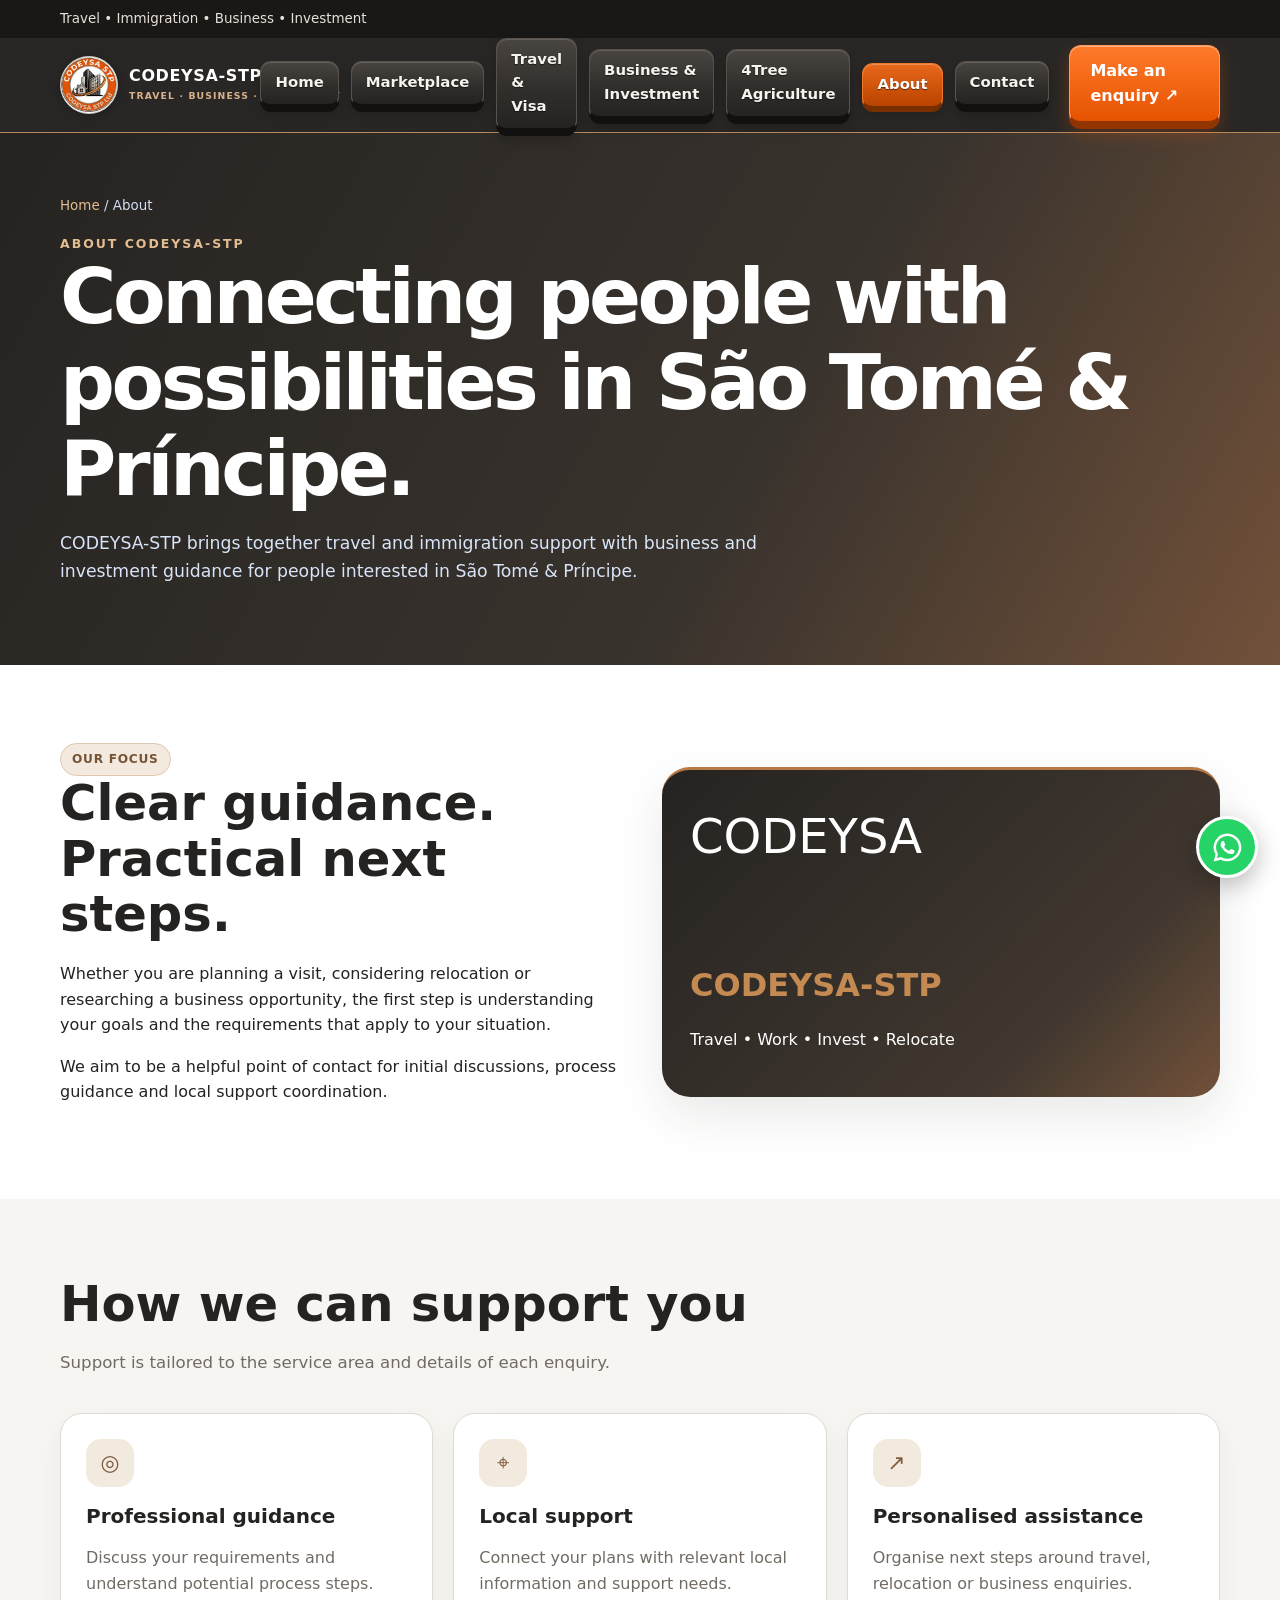
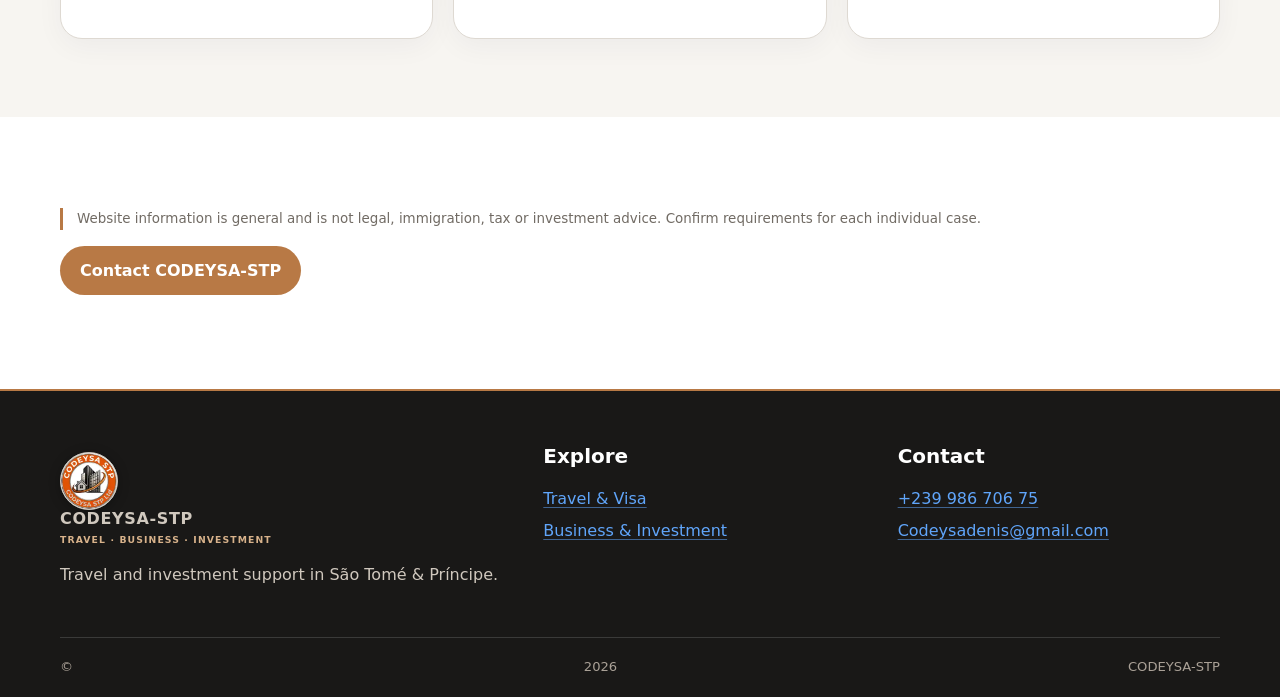
<file: about.html>
<!doctype html><html lang="en"><head><meta charset="utf-8"><meta name="viewport" content="width=device-width,initial-scale=1"><link rel="canonical" href="https://codesa-stp.tlegit588.workers.dev/about.html"><meta name="description" content="Learn about CODEYSA-STP and its travel, relocation, business and investment support in São Tomé and Príncipe."><meta name="theme-color" content="#252321"><meta name="color-scheme" content="light"><link rel="icon" type="image/webp" href="assets/codeysa-stp-logo.webp"><link rel="apple-touch-icon" href="assets/codeysa-stp-logo.webp"><meta property="og:type" content="website"><meta property="og:site_name" content="CODEYSA-STP"><meta property="og:title" content="About CODEYSA-STP | Local Travel & Business Support"><meta property="og:description" content="Learn about CODEYSA-STP and its travel, relocation, business and investment support in São Tomé and Príncipe."><meta property="og:url" content="https://codesa-stp.tlegit588.workers.dev/about.html"><meta property="og:image" content="https://codesa-stp.tlegit588.workers.dev/assets/codeysa-stp-logo.webp"><meta property="og:image:alt" content="Official CODEYSA-STP emblem"><meta name="twitter:card" content="summary_large_image"><meta name="twitter:title" content="About CODEYSA-STP | Local Travel & Business Support"><meta name="twitter:description" content="Learn about CODEYSA-STP and its travel, relocation, business and investment support in São Tomé and Príncipe."><meta name="twitter:image" content="https://codesa-stp.tlegit588.workers.dev/assets/codeysa-stp-logo.webp"><title>About CODEYSA-STP | Local Travel & Business Support</title><link rel="stylesheet" href="styles.css"></head><body><div class="topbar"><div class="container">Travel • Immigration • Business • Investment</div></div><header><div class="container nav"><a class="brand" href="index.html"><img class="brand-logo" src="assets/codeysa-stp-logo.webp" alt="CODEYSA-STP logo"><span class="brand-copy">CODEYSA-STP<small>TRAVEL · BUSINESS · INVESTMENT</small></span></a><button class="menu-toggle">☰</button><nav class="nav-links"><a href="index.html">Home</a><a href="marketplace.html">Marketplace</a><a href="travel.html">Travel &amp; Visa</a><a href="investment.html">Business &amp; Investment</a><a href="4tree.html">4Tree Agriculture</a><a href="about.html">About</a><a href="contact.html">Contact</a></nav><a class="nav-cta" href="contact.html">Make an enquiry ↗</a></div></header><main><section class="page-hero"><div class="container"><div class="breadcrumb"><a href="index.html">Home</a> / About</div><div class="eyebrow">About CODEYSA-STP</div><h1>Connecting people with possibilities in São Tomé &amp; Príncipe.</h1><p>CODEYSA-STP brings together travel and immigration support with business and investment guidance for people interested in São Tomé &amp; Príncipe.</p></div></section><section class="section"><div class="container split"><div><span class="pill">Our focus</span><h2>Clear guidance. Practical next steps.</h2><p>Whether you are planning a visit, considering relocation or researching a business opportunity, the first step is understanding your goals and the requirements that apply to your situation.</p><p>We aim to be a helpful point of contact for initial discussions, process guidance and local support coordination.</p></div><div class="visual-card"><div class="flag">CODEYSA</div><div><strong>CODEYSA-STP</strong><p>Travel • Work • Invest • Relocate</p></div></div></div></section><section class="section soft"><div class="container"><div class="section-head"><h2>How we can support you</h2><p>Support is tailored to the service area and details of each enquiry.</p></div><div class="grid grid-3"><article class="card"><div class="card-icon">◎</div><h3>Professional guidance</h3><p>Discuss your requirements and understand potential process steps.</p></article><article class="card"><div class="card-icon">⌖</div><h3>Local support</h3><p>Connect your plans with relevant local information and support needs.</p></article><article class="card"><div class="card-icon">↗</div><h3>Personalised assistance</h3><p>Organise next steps around travel, relocation or business enquiries.</p></article></div></div></section><section class="section"><div class="container"><p class="notice">Website information is general and is not legal, immigration, tax or investment advice. Confirm requirements for each individual case.</p><p><a class="btn btn-gold" href="contact.html">Contact CODEYSA-STP</a></p></div></section></main><footer><div class="container"><div class="footer-grid"><div><a class="brand" href="index.html"><img class="brand-logo" src="assets/codeysa-stp-logo.webp" alt="CODEYSA-STP logo"><span class="brand-copy">CODEYSA-STP<small>TRAVEL · BUSINESS · INVESTMENT</small></span></a><p>Travel and investment support in São Tomé &amp; Príncipe.</p></div><div><h3>Explore</h3><a href="travel.html">Travel &amp; Visa</a><a href="investment.html">Business &amp; Investment</a></div><div><h3>Contact</h3><a href="tel:+23998670675">+239 986 706 75</a><a href="mailto:Codeysadenis@gmail.com">Codeysadenis@gmail.com</a></div></div><div class="footer-bottom">© <span data-year></span> CODEYSA-STP</div></div></footer><script src="app.js"></script></body></html>
</file>
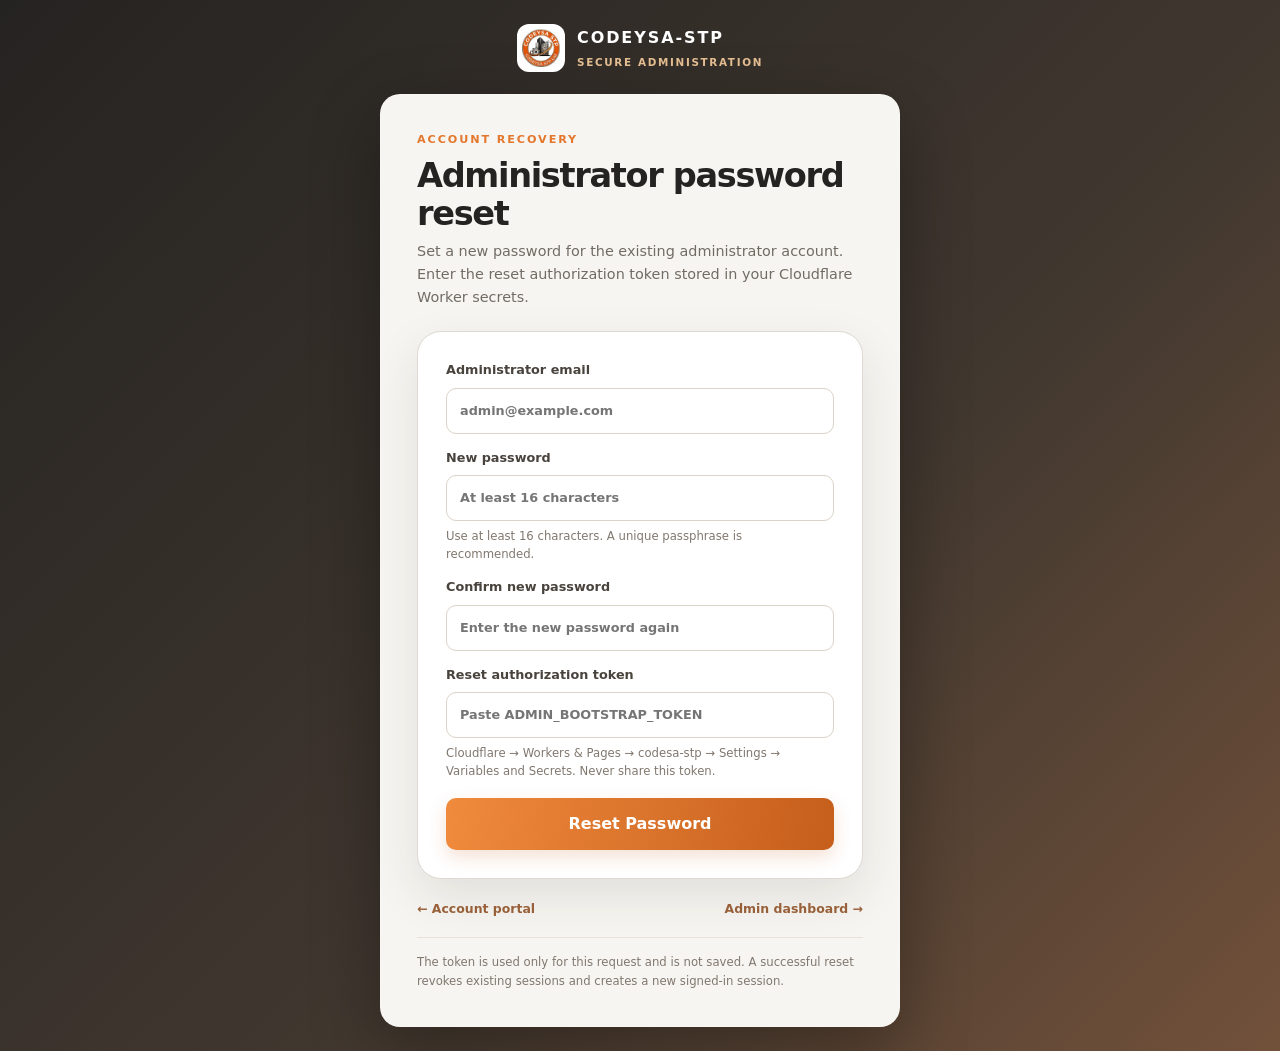
<file: admin-reset.html>
<!doctype html>
<html lang="en"><head><meta charset="utf-8"><meta name="viewport" content="width=device-width,initial-scale=1"><meta name="robots" content="noindex,nofollow"><title>Administrator Password Reset | CODEYSA-STP</title><link rel="icon" href="assets/codeysa-stp-logo.webp"><link rel="stylesheet" href="styles.css">
<style>
:root{--ri:#252321;--ro:#e4772e;--rv:#f7f5f1;--rl:#e8e1d8;--rm:#81786f}*{box-sizing:border-box}body{min-height:100vh;margin:0;background:linear-gradient(135deg,#252321,#40372f 58%,#72513a);color:var(--ri);display:grid;place-items:center;padding:24px}.wrap{width:min(100%,520px)}.brand{display:flex;align-items:center;justify-content:center;gap:12px;color:#fff;margin-bottom:22px}.brand img{width:48px;height:48px;object-fit:contain;background:#fff;border-radius:12px;padding:5px}.brand strong{display:block;letter-spacing:.12em}.brand span{display:block;color:#e3bd91;font-size:.65rem;letter-spacing:.16em;margin-top:4px}.card{background:var(--rv);border:1px solid #ffffff30;border-radius:20px;padding:clamp(22px,5vw,36px);box-shadow:0 24px 70px #0005}.kicker{color:var(--ro);font-size:.7rem;font-weight:900;letter-spacing:.17em;text-transform:uppercase}.card h1{font-size:clamp(1.65rem,5vw,2.1rem);margin:8px 0;letter-spacing:-.04em}.intro{color:var(--rm);font-size:.9rem;line-height:1.6;margin:0 0 22px}.form{display:grid;gap:14px}.form label{display:grid;gap:7px;font-size:.8rem;font-weight:800;color:#49433d}.form input{width:100%;min-height:46px;border:1px solid #dcd3c9;border-radius:10px;background:#fff;padding:11px 13px;font:inherit;color:#252321}.form input:focus{outline:3px solid #e4772e30;border-color:#e4772e}.help{font-size:.73rem;color:var(--rm);font-weight:500;line-height:1.5}.submit{display:block!important;visibility:visible!important;opacity:1!important;width:100%;min-height:50px!important;padding:13px 18px!important;border:0!important;border-radius:10px!important;background:linear-gradient(100deg,#f08a3c,#c65e1c)!important;color:#fff!important;font:inherit!important;font-weight:850!important;cursor:pointer!important;box-shadow:0 7px 18px #c65e1c30;margin-top:4px}.submit:disabled{opacity:.65!important;cursor:wait!important}#status{display:none;padding:12px 14px;border-radius:10px;font-size:.84rem;line-height:1.5;background:#e8f5ec;color:#18743a;margin-bottom:14px}#status.error{background:#fff0f0;color:#8a1d1d}.links{display:flex;justify-content:space-between;gap:12px;flex-wrap:wrap;margin-top:20px;font-size:.78rem}.links a{color:#986039;font-weight:800;text-decoration:none}.security{margin-top:18px;padding-top:15px;border-top:1px solid var(--rl);font-size:.73rem;color:var(--rm);line-height:1.6}@media(max-width:480px){body{padding:16px}.card{border-radius:16px}}
</style></head><body><main class="wrap"><div class="brand"><img src="assets/codeysa-stp-logo.webp" alt="CODEYSA logo"><div><strong>CODEYSA-STP</strong><span>SECURE ADMINISTRATION</span></div></div><section class="card" aria-labelledby="title"><div class="kicker">Account recovery</div><h1 id="title">Administrator password reset</h1><p class="intro">Set a new password for the existing administrator account. Enter the reset authorization token stored in your Cloudflare Worker secrets.</p><div id="status" role="status" aria-live="polite"></div><form id="reset-form" class="form">
<label>Administrator email<input id="email" type="email" autocomplete="username" maxlength="190" required placeholder="admin@example.com"></label>
<label>New password<input id="password" type="password" autocomplete="new-password" minlength="16" maxlength="128" required placeholder="At least 16 characters"><span class="help">Use at least 16 characters. A unique passphrase is recommended.</span></label>
<label>Confirm new password<input id="confirm" type="password" autocomplete="new-password" minlength="16" maxlength="128" required placeholder="Enter the new password again"></label>
<label>Reset authorization token<input id="token" type="password" autocomplete="off" required placeholder="Paste ADMIN_BOOTSTRAP_TOKEN"><span class="help">Cloudflare → Workers &amp; Pages → codesa-stp → Settings → Variables and Secrets. Never share this token.</span></label>
<button id="reset-button" class="submit" type="submit">Reset Password</button></form>
<div class="links"><a href="account.html">← Account portal</a><a href="admin.html">Admin dashboard →</a></div><div class="security">The token is used only for this request and is not saved. A successful reset revokes existing sessions and creates a new signed-in session.</div></section></main>
<script>
(()=>{const form=document.getElementById("reset-form"),button=document.getElementById("reset-button"),status=document.getElementById("status");const show=(message,error=false)=>{status.textContent=message;status.className=error?"error":"";status.style.display="block"};form.addEventListener("submit",async event=>{event.preventDefault();const email=document.getElementById("email").value.trim(),password=document.getElementById("password").value,confirmation=document.getElementById("confirm").value,token=document.getElementById("token").value;if(password.length<16){show("The new password must contain at least 16 characters.",true);return}if(password!==confirmation){show("The password confirmation does not match.",true);return}if(!token){show("Enter the reset authorization token from Cloudflare.",true);return}button.disabled=true;button.textContent="Resetting password…";status.style.display="none";try{const response=await fetch("/api/admin/password-reset",{method:"POST",headers:{"Content-Type":"application/json","x-admin-bootstrap-token":token},credentials:"same-origin",body:JSON.stringify({email,password})});let result={};try{result=await response.json()}catch{}if(!response.ok){show(result.error||"Password reset failed. Check the details and try again.",true);return}form.reset();show("Password reset and verified. Previous sessions have been revoked. Redirecting to the admin dashboard…");window.setTimeout(()=>{window.location.href="admin.html"},1600)}catch(error){show("Could not contact the server. Check your connection and try again.",true)}finally{button.disabled=false;button.textContent="Reset Password"}})})();
</script></body></html>
</file>
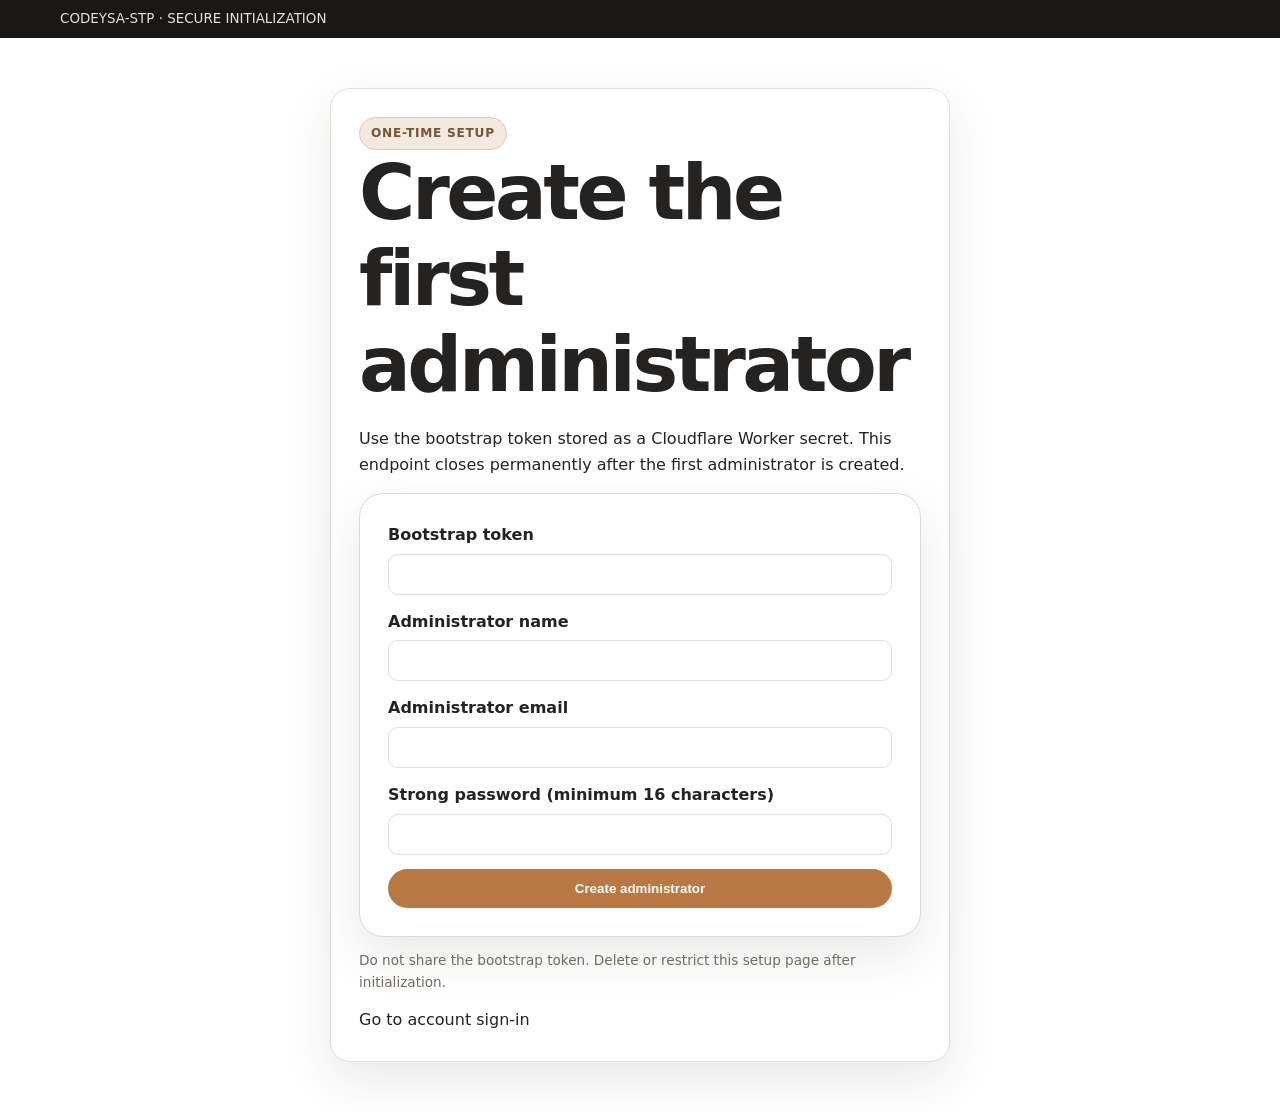
<file: admin-setup.html>
<!doctype html><html lang="en"><head><meta charset="utf-8"><meta name="viewport" content="width=device-width,initial-scale=1"><title>Initial Admin Setup | CODEYSA-STP</title><link rel="stylesheet" href="styles.css"><style>.setup{max-width:620px;margin:50px auto;background:#fff;border:1px solid var(--line);border-radius:20px;padding:28px;box-shadow:var(--shadow)}.setup form{display:grid;gap:14px}.setup input{width:100%;padding:12px;border:1px solid var(--line);border-radius:10px}.setup label{display:grid;gap:6px;font-weight:700}.setup-note{font-size:.85rem;color:var(--muted)}</style></head><body><div class="topbar"><div class="container">CODEYSA-STP · SECURE INITIALIZATION</div></div><main class="container"><section class="setup"><span class="pill">One-time setup</span><h1>Create the first administrator</h1><p>Use the bootstrap token stored as a Cloudflare Worker secret. This endpoint closes permanently after the first administrator is created.</p><form id="setup-form"><label>Bootstrap token<input name="token" type="password" autocomplete="off" required></label><label>Administrator name<input name="name" minlength="2" maxlength="100" required></label><label>Administrator email<input name="email" type="email" required></label><label>Strong password (minimum 16 characters)<input name="password" type="password" minlength="16" maxlength="128" autocomplete="new-password" required></label><button class="btn btn-gold">Create administrator</button></form><div id="result" role="status" aria-live="polite"></div><p class="setup-note">Do not share the bootstrap token. Delete or restrict this setup page after initialization.</p><a href="account.html">Go to account sign-in</a></section></main><script>document.querySelector("#setup-form").addEventListener("submit",async e=>{e.preventDefault();const f=e.currentTarget,d=Object.fromEntries(new FormData(f));const out=document.querySelector("#result");out.textContent="Creating administrator…";try{const r=await fetch("/api/admin/bootstrap",{method:"POST",headers:{"content-type":"application/json","x-admin-bootstrap-token":d.token},body:JSON.stringify({name:d.name,email:d.email,password:d.password})});const x=await r.json();if(!r.ok)throw Error(x.error||"Setup failed.");out.textContent=x.message;f.reset();}catch(err){out.textContent=err.message;}});</script></body></html>
</file>
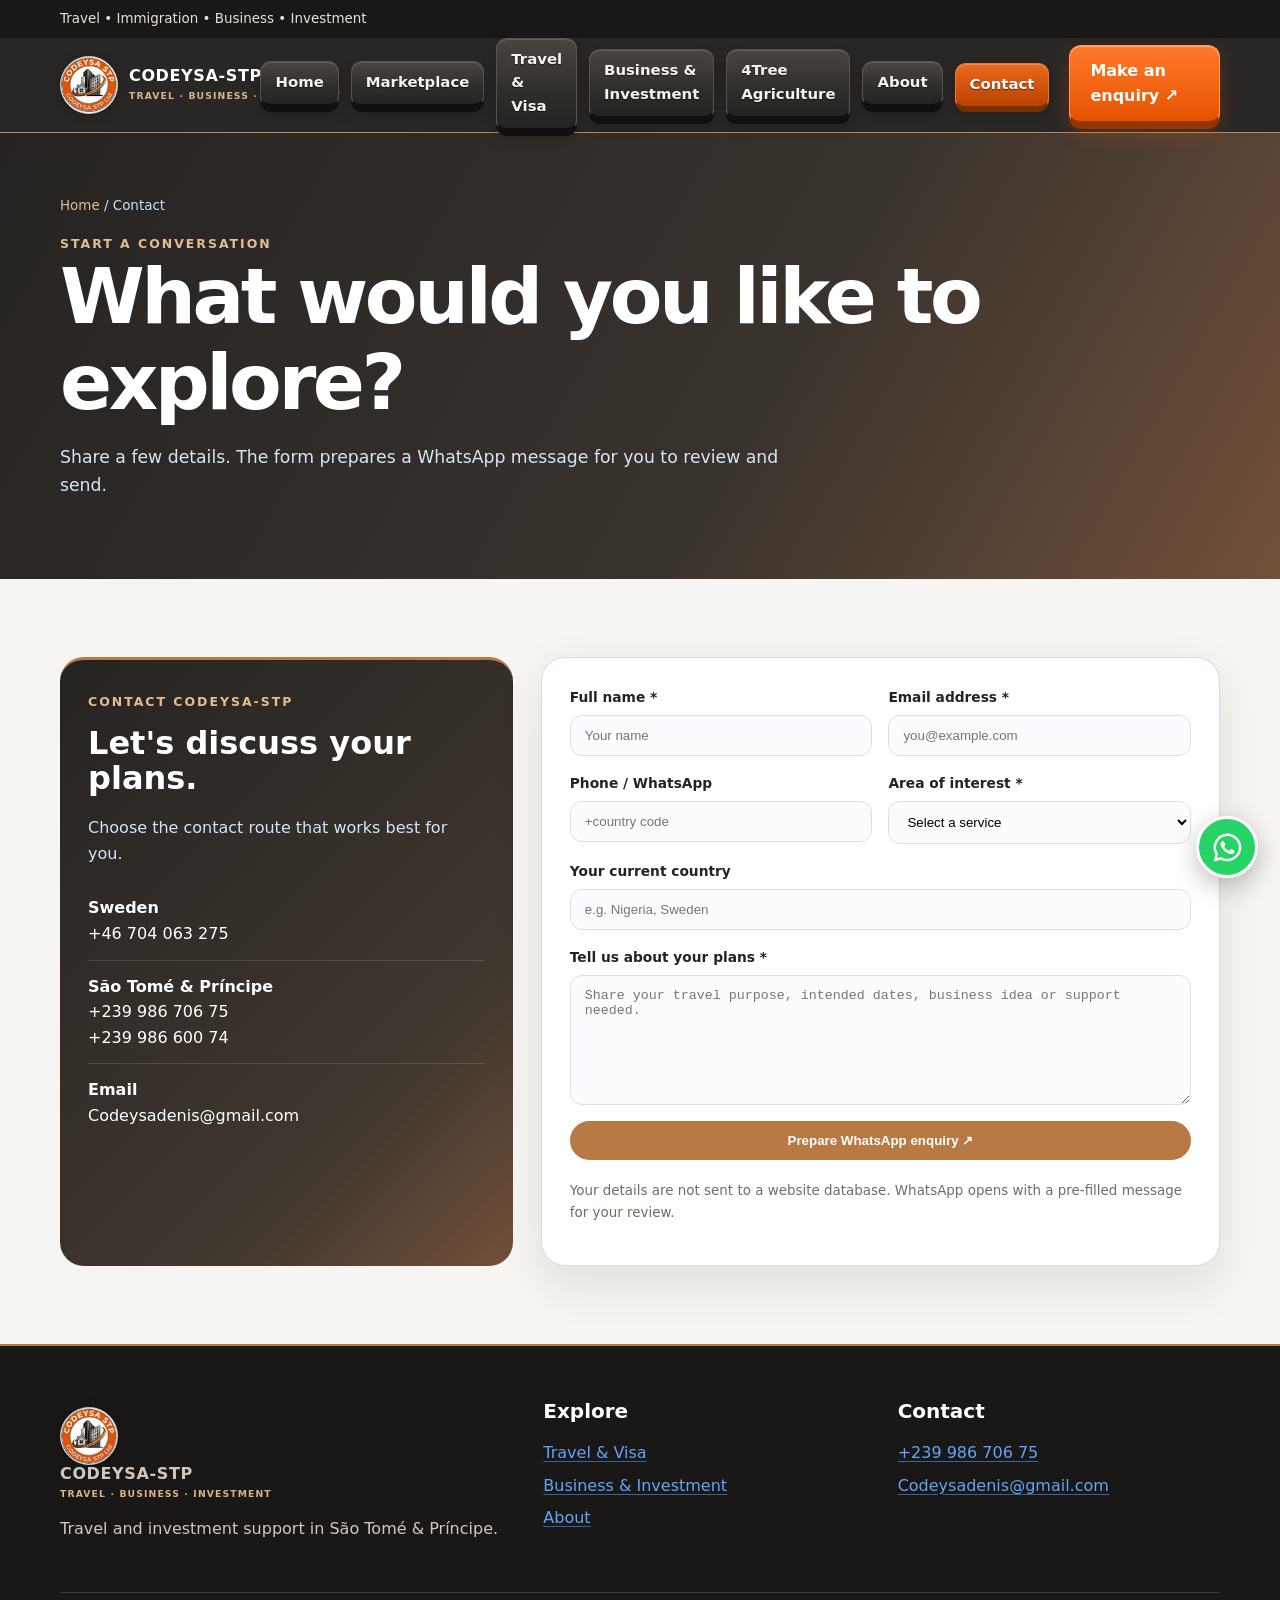
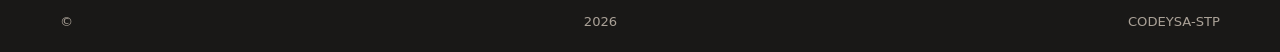
<file: contact.html>
<!doctype html><html lang="en"><head><meta charset="utf-8"><meta name="viewport" content="width=device-width,initial-scale=1"><link rel="canonical" href="https://codesa-stp.tlegit588.workers.dev/contact.html"><meta name="description" content="Contact CODEYSA-STP about travel, visa, relocation, business or investment support in São Tomé and Príncipe."><meta name="theme-color" content="#252321"><meta name="color-scheme" content="light"><link rel="icon" type="image/webp" href="assets/codeysa-stp-logo.webp"><link rel="apple-touch-icon" href="assets/codeysa-stp-logo.webp"><meta property="og:type" content="website"><meta property="og:site_name" content="CODEYSA-STP"><meta property="og:title" content="Contact CODEYSA-STP | Travel, Visa & Investment Enquiries"><meta property="og:description" content="Contact CODEYSA-STP about travel, visa, relocation, business or investment support in São Tomé and Príncipe."><meta property="og:url" content="https://codesa-stp.tlegit588.workers.dev/contact.html"><meta property="og:image" content="https://codesa-stp.tlegit588.workers.dev/assets/codeysa-stp-logo.webp"><meta property="og:image:alt" content="Official CODEYSA-STP emblem"><meta name="twitter:card" content="summary_large_image"><meta name="twitter:title" content="Contact CODEYSA-STP | Travel, Visa & Investment Enquiries"><meta name="twitter:description" content="Contact CODEYSA-STP about travel, visa, relocation, business or investment support in São Tomé and Príncipe."><meta name="twitter:image" content="https://codesa-stp.tlegit588.workers.dev/assets/codeysa-stp-logo.webp"><title>Contact CODEYSA-STP | Travel, Visa & Investment Enquiries</title><link rel="stylesheet" href="styles.css"></head><body><div class="topbar"><div class="container">Travel • Immigration • Business • Investment</div></div><header><div class="container nav"><a class="brand" href="index.html"><img class="brand-logo" src="assets/codeysa-stp-logo.webp" alt="CODEYSA-STP logo"><span class="brand-copy">CODEYSA-STP<small>TRAVEL · BUSINESS · INVESTMENT</small></span></a><button class="menu-toggle">☰</button><nav class="nav-links"><a href="index.html">Home</a><a href="marketplace.html">Marketplace</a><a href="travel.html">Travel &amp; Visa</a><a href="investment.html">Business &amp; Investment</a><a href="4tree.html">4Tree Agriculture</a><a href="about.html">About</a><a href="contact.html">Contact</a></nav><a class="nav-cta" href="contact.html">Make an enquiry ↗</a></div></header><main><section class="page-hero"><div class="container"><div class="breadcrumb"><a href="index.html">Home</a> / Contact</div><div class="eyebrow">Start a conversation</div><h1>What would you like to explore?</h1><p>Share a few details. The form prepares a WhatsApp message for you to review and send.</p></div></section><section class="section soft"><div class="container form-wrap"><aside class="contact-panel"><span class="eyebrow">Contact CODEYSA-STP</span><h2 style="font-size:2rem;margin-top:12px">Let's discuss your plans.</h2><p>Choose the contact route that works best for you.</p><div class="contact-line"><strong>Sweden</strong><br><a href="tel:+46704063275">+46 704 063 275</a></div><div class="contact-line"><strong>São Tomé &amp; Príncipe</strong><br><a href="tel:+23998670675">+239 986 706 75</a><br><a href="tel:+23998660074">+239 986 600 74</a></div><div class="contact-line"><strong>Email</strong><br><a href="mailto:Codeysadenis@gmail.com">Codeysadenis@gmail.com</a></div></aside><form data-whatsapp="2399860074"><div class="form-grid"><div class="field"><label for="name">Full name *</label><input id="name" name="Name" required placeholder="Your name"></div><div class="field"><label for="email">Email address *</label><input id="email" name="Email" type="email" required placeholder="you@example.com"></div><div class="field"><label for="phone">Phone / WhatsApp</label><input id="phone" name="Phone" placeholder="+country code"></div><div class="field"><label for="service">Area of interest *</label><select id="service" name="Service" required><option value="">Select a service</option><option>Travel &amp; Visa</option><option>Relocation</option><option>Business &amp; Investment</option><option>Other enquiry</option></select></div><div class="field full"><label for="location">Your current country</label><input id="location" name="Current country" placeholder="e.g. Nigeria, Sweden"></div><div class="field full"><label for="message">Tell us about your plans *</label><textarea id="message" name="Message" required placeholder="Share your travel purpose, intended dates, business idea or support needed."></textarea></div><div class="field full"><button class="btn btn-gold" type="submit">Prepare WhatsApp enquiry ↗</button><p class="form-note">Your details are not sent to a website database. WhatsApp opens with a pre-filled message for your review.</p></div></div></form></div></section></main><footer><div class="container"><div class="footer-grid"><div><a class="brand" href="index.html"><img class="brand-logo" src="assets/codeysa-stp-logo.webp" alt="CODEYSA-STP logo"><span class="brand-copy">CODEYSA-STP<small>TRAVEL · BUSINESS · INVESTMENT</small></span></a><p>Travel and investment support in São Tomé &amp; Príncipe.</p></div><div><h3>Explore</h3><a href="travel.html">Travel &amp; Visa</a><a href="investment.html">Business &amp; Investment</a><a href="about.html">About</a></div><div><h3>Contact</h3><a href="tel:+23998670675">+239 986 706 75</a><a href="mailto:Codeysadenis@gmail.com">Codeysadenis@gmail.com</a></div></div><div class="footer-bottom">© <span data-year></span> CODEYSA-STP</div></div></footer><script src="app.js"></script></body></html>
</file>
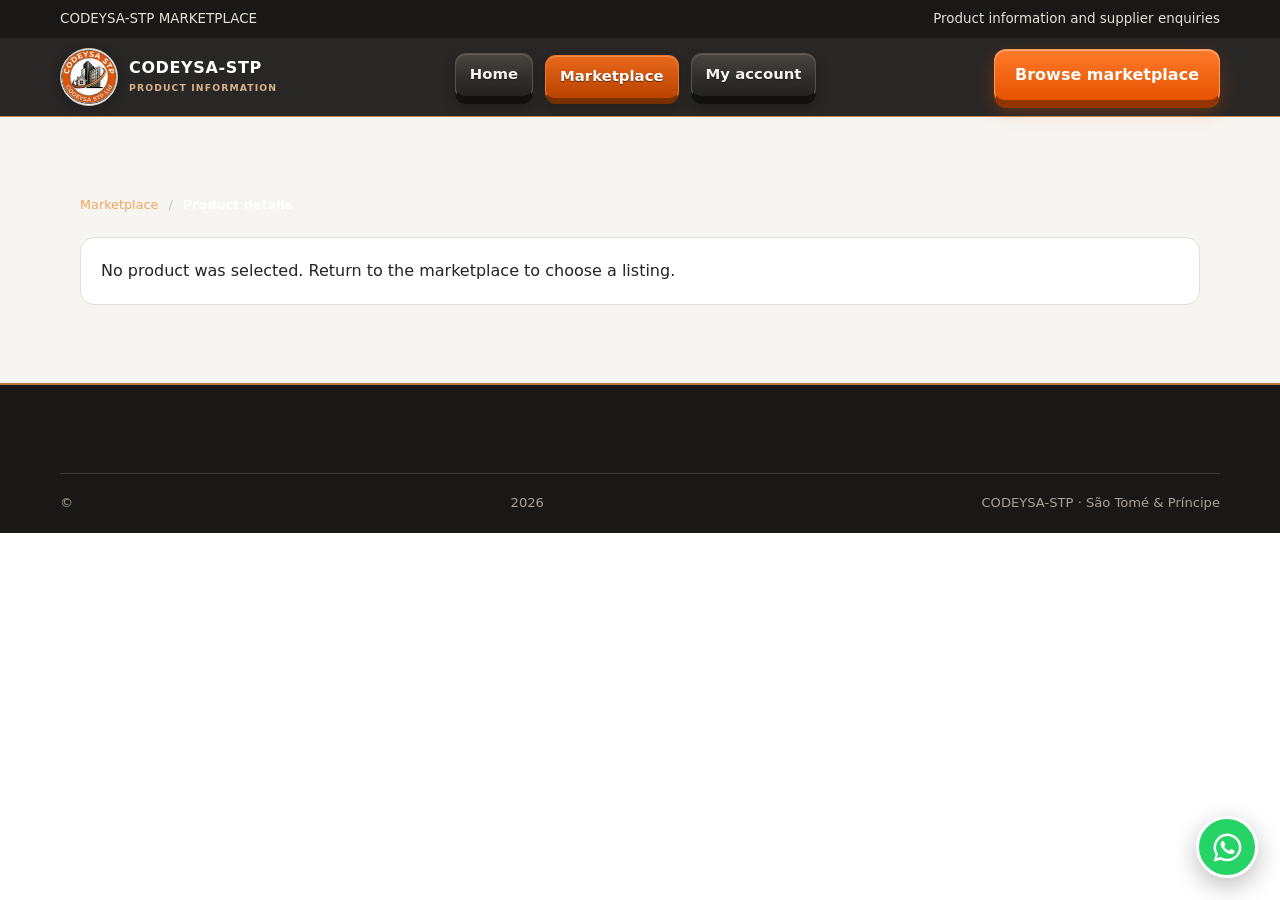
<file: product-detail.html>
<!doctype html>
<html lang="en">
<head>
<meta charset="utf-8"><meta name="viewport" content="width=device-width,initial-scale=1">
<title>Product Details | CODEYSA-STP Marketplace</title>
<meta name="description" content="View product specifications, supplier information and buyer enquiry options on the CODEYSA-STP marketplace.">
<meta name="theme-color" content="#252321">
<link rel="icon" href="assets/codeysa-stp-logo.webp"><link rel="stylesheet" href="styles.css">
</head>
<body>
<div class="topbar"><div class="container">CODEYSA-STP MARKETPLACE <span>Product information and supplier enquiries</span></div></div>
<header><div class="container nav">
<a class="brand" href="index.html"><img class="brand-logo" src="assets/codeysa-stp-logo.webp" alt="CODEYSA-STP logo"><span class="brand-copy">CODEYSA-STP<small>PRODUCT INFORMATION</small></span></a>
<button class="menu-toggle" aria-label="Open navigation" aria-expanded="false">☰</button>
<nav class="nav-links"><a href="index.html">Home</a><a class="active" href="marketplace.html">Marketplace</a><a href="account.html">My account</a></nav>
<a class="nav-cta" href="marketplace.html">Browse marketplace</a>
</div></header>
<main class="section soft"><div class="container product-detail-wrap">
<div class="market-dashboard-breadcrumb"><a href="marketplace.html">Marketplace</a><span>/</span><strong>Product details</strong></div>
<div id="product-detail-status" class="product-detail-status" role="status" aria-live="polite">Loading product information…</div>
<section id="product-detail-content" hidden>
<div class="product-detail-layout">
<div class="product-detail-panel"><div class="product-detail-image" id="product-detail-image"><span class="product-detail-placeholder">CODEYSA-STP</span></div></div>
<div class="product-detail-info">
<span class="pill" id="product-category"></span>
<h1 id="product-name"></h1>
<div class="product-detail-price" id="product-price"></div>
<div class="product-detail-meta" id="product-meta"></div>
<p class="market-rating" id="product-rating"></p>
<p class="product-detail-description" id="product-description"></p>
<div class="product-detail-actions" id="product-actions"></div>
<div class="product-supplier-panel">
<h2>Supplier information</h2>
<strong id="supplier-name"></strong>
<p id="supplier-description"></p>
<p id="supplier-location"></p>
<div class="product-detail-actions" id="supplier-actions"></div>
</div>
</div>
</div>
<section class="product-detail-panel" style="margin-top:24px">
<h2>Buyer information</h2>
<p>Use the enquiry button to ask the supplier about current stock, minimum order quantity, specifications, shipping, payment terms and final pricing. An enquiry is not a confirmed order.</p>
</section>
<section class="product-detail-panel" style="margin-top:24px">
<h2>Customer reviews</h2>
<div id="product-review-list" class="product-review-list"><p>Loading published reviews…</p></div>
</section>
</section>
</div></main>
<footer><div class="container"><div class="footer-bottom">© <span data-year></span> CODEYSA-STP · São Tomé &amp; Príncipe</div></div></footer>
<script src="app.js"></script>
<script>
(()=> {
 const $=selector=>document.querySelector(selector);
 const esc=value=>String(value??"").replace(/[&<>"']/g,char=>({"&":"&amp;","<":"&lt;",">":"&gt;",'"':"&quot;","'":"&#39;"}[char]));
 const id=new URLSearchParams(location.search).get("id");
 const status=$("#product-detail-status"),content=$("#product-detail-content");
 if(!id){status.textContent="No product was selected. Return to the marketplace to choose a listing.";return;}
 const formatPrice=product=>product.price_amount!==null&&product.price_amount!==undefined
  ?new Intl.NumberFormat(undefined,{style:"currency",currency:product.price_currency||"EUR",maximumFractionDigits:2}).format(Number(product.price_amount))
  :"Price on request";
 const addLink=(container,label,url,className="btn btn-gold")=>{
  const link=document.createElement("a");link.className=className;link.href=url;link.textContent=label;
  if(url.startsWith("https://")){link.target="_blank";link.rel="noopener noreferrer";}
  container.append(link);
 };
 const whatsapp=(phone,message)=>"https://wa.me/"+String(phone||"2399860074").replace(/\D/g,"")+"?text="+encodeURIComponent(message);
 async function loadReviews(productId){
  const target=$("#product-review-list");
  try{
   const response=await fetch("/api/products/"+encodeURIComponent(productId)+"/reviews",{cache:"no-store"});
   const data=await response.json();
   if(!response.ok)throw new Error(data.error||"Reviews are unavailable.");
   target.replaceChildren();
   if(!Array.isArray(data.reviews)||!data.reviews.length){const note=document.createElement("p");note.textContent="No published reviews yet. Verified buyers may leave a review after their order is delivered.";target.append(note);return;}
   data.reviews.forEach(review=>{
    const article=document.createElement("article");article.className="product-review";
    const heading=document.createElement("strong");heading.textContent="★ "+review.rating+" / 5 · "+(review.buyer_name||"Buyer");
    const comment=document.createElement("p");comment.textContent=review.comment||"No written comment.";
    const date=document.createElement("small");date.textContent=review.created_at?new Date(review.created_at.replace(" ","T")+"Z").toLocaleDateString():"";
    article.append(heading,comment,date);target.append(article);
   });
  }catch(error){target.textContent=error.message;}
 }
 async function load(){
  try{
   const response=await fetch("/api/products/"+encodeURIComponent(id),{cache:"no-store"});
   const data=await response.json().catch(()=>({}));
   if(!response.ok)throw new Error(data.error||"This product is not currently available.");
   const p=data.product;
   if(!p)throw new Error("Product information was not returned.");
   status.hidden=true;content.hidden=false;
   document.title=p.name+" | CODEYSA-STP Marketplace";
   $("#product-category").textContent=p.category||"Marketplace product";
   $("#product-name").textContent=p.name;
   $("#product-price").textContent=formatPrice(p);
   $("#product-description").textContent=p.description||"No additional description has been supplied.";
   $("#product-meta").replaceChildren();
   [["Unit",p.unit],["Origin",p.origin||p.country],["Supplier",p.business_name]].forEach(([label,value])=>{
    if(!value)return;const chip=document.createElement("span");chip.textContent=label+": "+value;$("#product-meta").append(chip);
   });
   $("#product-rating").textContent=Number(p.review_count)>0?"★ "+p.average_rating+" / 5 · "+p.review_count+" published reviews":"No published reviews yet";
   const image=$("#product-detail-image");image.replaceChildren();
   if(p.image_url){const img=document.createElement("img");img.src=p.image_url;img.alt=p.name;img.loading="eager";img.referrerPolicy="no-referrer";image.append(img);}
   else {const placeholder=document.createElement("span");placeholder.className="product-detail-placeholder";placeholder.textContent="CODEYSA-STP";image.append(placeholder);}
   const message="Hello, I am interested in "+p.name+". Please confirm current availability, minimum order quantity, specifications, shipping options and final pricing.";
   const contactPhone=p.owner_role==="supplier"&&p.supplier_phone?p.supplier_phone:"2399860074";
   addLink($("#product-actions"),"Contact Seller",whatsapp(contactPhone,message));
   addLink($("#product-actions"),"Back to marketplace","marketplace.html","btn btn-outline");
   $("#supplier-name").textContent=p.business_name||"CODEYSA-STP";
   $("#supplier-description").textContent=p.supplier_description||"Supplier profile information is available through CODEYSA-STP.";
   $("#supplier-location").textContent=p.country?"Location: "+p.country:"";
   const supplierActions=$("#supplier-actions");
   if(p.owner_role==="supplier"){
    addLink(supplierActions,"View supplier storefront","supplier.html?id="+encodeURIComponent(p.supplier_id),"btn btn-outline");
    if(p.supplier_website&&/^https:\/\//i.test(p.supplier_website))addLink(supplierActions,"Visit supplier website",p.supplier_website,"btn btn-outline");
   }
   if(p.supplier_verified_at){const verified=document.createElement("span");verified.className="pill";verified.textContent="Verified supplier";supplierActions.prepend(verified);}
   await loadReviews(p.id);
  }catch(error){status.textContent=error.message||"Unable to load this product. Please return to the marketplace and try again.";}
 }
 load();
})();
</script>
</body></html>
</file>
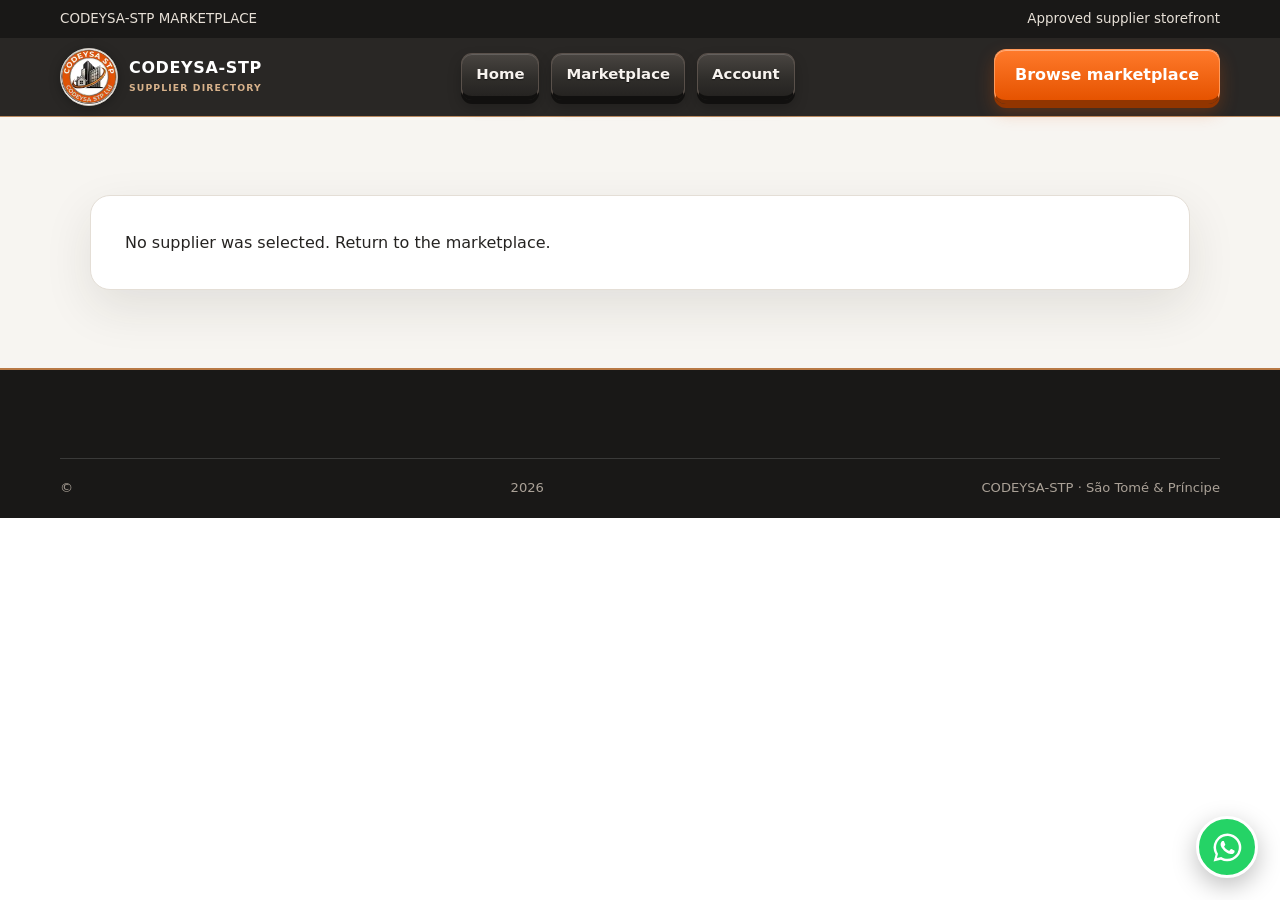
<file: supplier.html>
<!doctype html>
<html lang="en">
<head><meta charset="utf-8"><meta name="viewport" content="width=device-width,initial-scale=1"><title>Supplier Storefront | CODEYSA-STP</title><meta name="description" content="Explore an approved CODEYSA-STP marketplace supplier and published products."><link rel="icon" href="assets/codeysa-stp-logo.webp"><link rel="stylesheet" href="styles.css">
<style>
.store-wrap{max-width:1100px;margin:auto}.store-card{background:#fff;border:1px solid var(--line);border-radius:20px;padding:clamp(20px,4vw,34px);box-shadow:var(--shadow)}.store-products{display:grid;grid-template-columns:repeat(3,minmax(0,1fr));gap:16px;margin-top:24px}.store-product{background:#fff;border:1px solid var(--line);border-radius:15px;overflow:hidden}.store-product-media{height:205px;background:#f5f2ed;display:grid;place-items:center;overflow:hidden}.store-product-media img{width:100%;height:100%;object-fit:contain;padding:12px;box-sizing:border-box;display:block}.store-product-placeholder{color:#9b7048;font-weight:900;letter-spacing:.12em}.store-product-body{padding:17px}.store-product-body p{color:var(--muted);font-size:.9rem;line-height:1.55}.store-product-price{display:flex;align-items:center;justify-content:space-between;gap:10px;margin:14px 0 10px;padding-top:12px;border-top:1px solid var(--line);font-weight:850;color:#986039}.store-product-meta{font-size:.78rem;color:var(--muted)}.store-product-rating{font-size:.82rem;color:#986039;margin-top:8px}.store-empty{padding:24px;background:#fff;border:1px dashed var(--line);border-radius:14px;color:var(--muted)}.store-contact{display:flex;gap:12px;flex-wrap:wrap;margin-top:18px}@media(max-width:800px){.store-products{grid-template-columns:repeat(2,minmax(0,1fr))}}@media(max-width:520px){.store-products{grid-template-columns:1fr}}
</style></head>
<body>
<div class="topbar"><div class="container">CODEYSA-STP MARKETPLACE <span>Approved supplier storefront</span></div></div>
<header><div class="container nav"><a class="brand" href="index.html"><img class="brand-logo" src="assets/codeysa-stp-logo.webp" alt="CODEYSA-STP logo"><span class="brand-copy">CODEYSA-STP<small>SUPPLIER DIRECTORY</small></span></a><button class="menu-toggle" aria-label="Open navigation" aria-expanded="false">☰</button><nav class="nav-links"><a href="index.html">Home</a><a href="marketplace.html">Marketplace</a><a href="account.html">Account</a></nav><a class="nav-cta" href="marketplace.html">Browse marketplace</a></div></header>
<main class="section soft"><div class="container store-wrap"><div id="store-status" class="store-card" role="status" aria-live="polite">Loading supplier storefront…</div><section id="store-content" hidden><div class="store-card"><span class="pill" id="store-verification">Approved marketplace supplier</span><h1 id="store-name"></h1><p id="store-location"></p><p id="store-description"></p><p id="store-rating" class="market-rating"></p><div id="store-contact" class="store-contact"></div></div><div class="section-head" style="margin-top:34px"><h2>Published products</h2><p>Only products approved for public display appear here.</p></div><div id="store-products" class="store-products"></div></section></div></main>
<footer><div class="container"><div class="footer-bottom">© <span data-year></span> CODEYSA-STP · São Tomé &amp; Príncipe</div></div></footer>
<script src="app.js"></script><script>
(()=>{const $=s=>document.querySelector(s),esc=v=>String(v??"").replace(/[&<>"']/g,c=>({"&":"&amp;","<":"&lt;",">":"&gt;",'"':"&quot;","'":"&#39;"}[c]));const id=new URLSearchParams(location.search).get("id");const status=$('#store-status');if(!id){status.textContent="No supplier was selected. Return to the marketplace.";return;}fetch('/api/suppliers/'+encodeURIComponent(id)).then(async r=>{const d=await r.json();if(!r.ok)throw new Error(d.error||"Storefront unavailable.");return d;}).then(d=>{status.hidden=true;$('#store-content').hidden=false;$('#store-name').textContent=d.supplier.business_name;$('#store-verification').textContent=(d.supplier.verified_at||d.supplier.status==='active')?'Verified CODEYSA supplier':'Approved marketplace supplier';$('#store-location').textContent=d.supplier.country||"";$('#store-description').textContent=d.supplier.description||"Supplier information has not been added yet.";$('#store-rating').textContent=Number(d.supplier.review_count)>0?'Supplier rating: ★ '+d.supplier.average_rating+' / 5 · '+d.supplier.review_count+' approved product reviews':'No approved product reviews yet.';const contact=$('#store-contact');if(d.supplier.phone)contact.insertAdjacentHTML('beforeend','<a class="btn btn-gold" href="https://wa.me/'+esc(d.supplier.phone.replace(/[^0-9]/g,''))+'" target="_blank" rel="noopener">Contact supplier on WhatsApp</a>');if(d.supplier.website&&/^https:\/\//i.test(d.supplier.website))contact.insertAdjacentHTML('beforeend','<a class="btn btn-outline" href="'+esc(d.supplier.website)+'" target="_blank" rel="noopener">Visit website</a>');const grid=$('#store-products');grid.innerHTML=d.products.map(p=>{const price=p.price_amount!==null&&p.price_amount!==undefined?new Intl.NumberFormat(undefined,{style:'currency',currency:p.price_currency||'EUR',maximumFractionDigits:2}).format(Number(p.price_amount)):'Price on request';const image=p.image_url?'<img src="'+esc(p.image_url)+'" alt="'+esc(p.name)+'" loading="lazy" referrerpolicy="no-referrer">':'<span class="store-product-placeholder">CODEYSA-STP</span>';return '<article class="store-product"><div class="store-product-media">'+image+'</div><div class="store-product-body"><span class="market-product-category">'+esc(p.category)+'</span><h3>'+esc(p.name)+'</h3><p>'+esc(p.description)+'</p><div class="store-product-price"><span>'+esc(price)+'</span><span class="store-product-meta">'+esc(p.unit||'Unit on request')+'</span></div><div class="store-product-meta">Origin: '+esc(p.origin||d.supplier.country||'Not specified')+'</div><div class="store-product-rating">'+(Number(p.review_count)>0?'★ '+esc(p.average_rating)+' / 5 · '+esc(p.review_count)+' reviews':'No reviews yet')+'</div></div></article>';}).join('');if(!d.products.length)grid.innerHTML='<p class="store-empty">No published products are available yet.</p>';}).catch(e=>{status.textContent=e.message;});})();
</script></body></html>
</file>
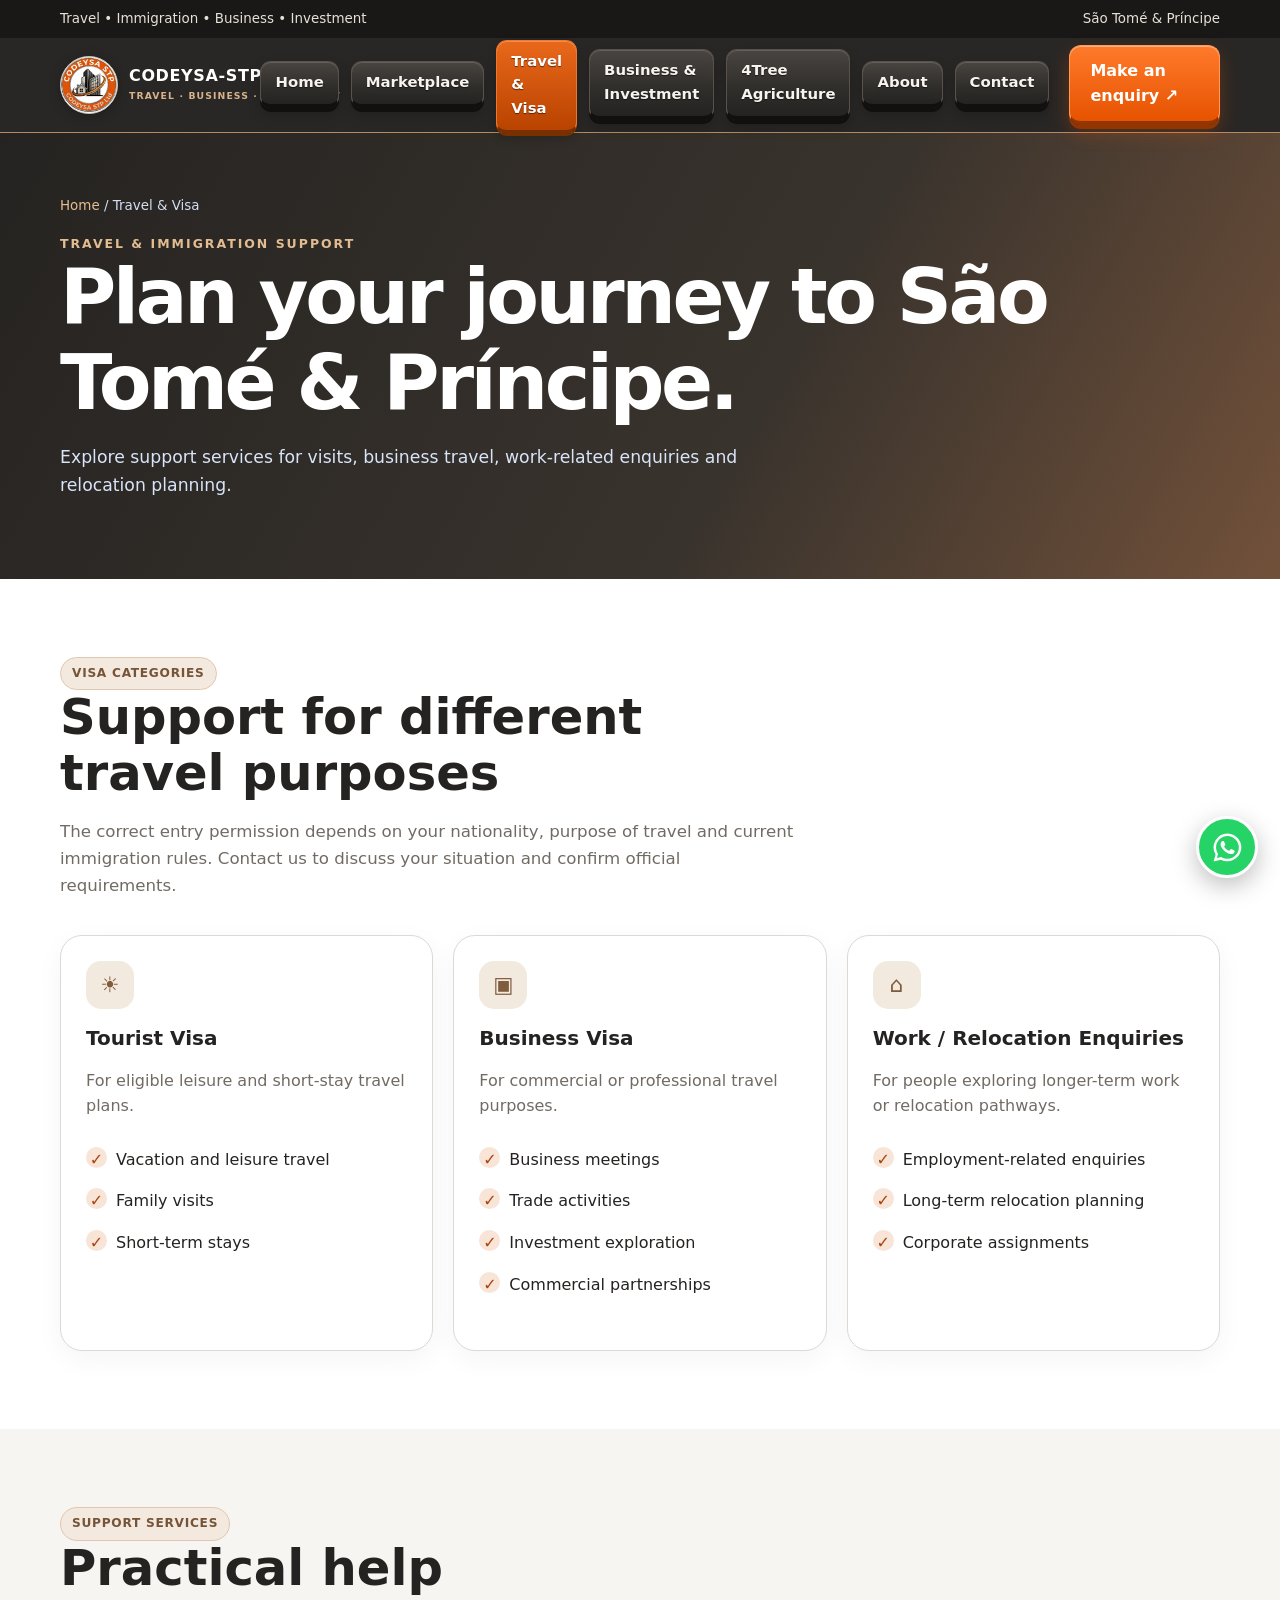
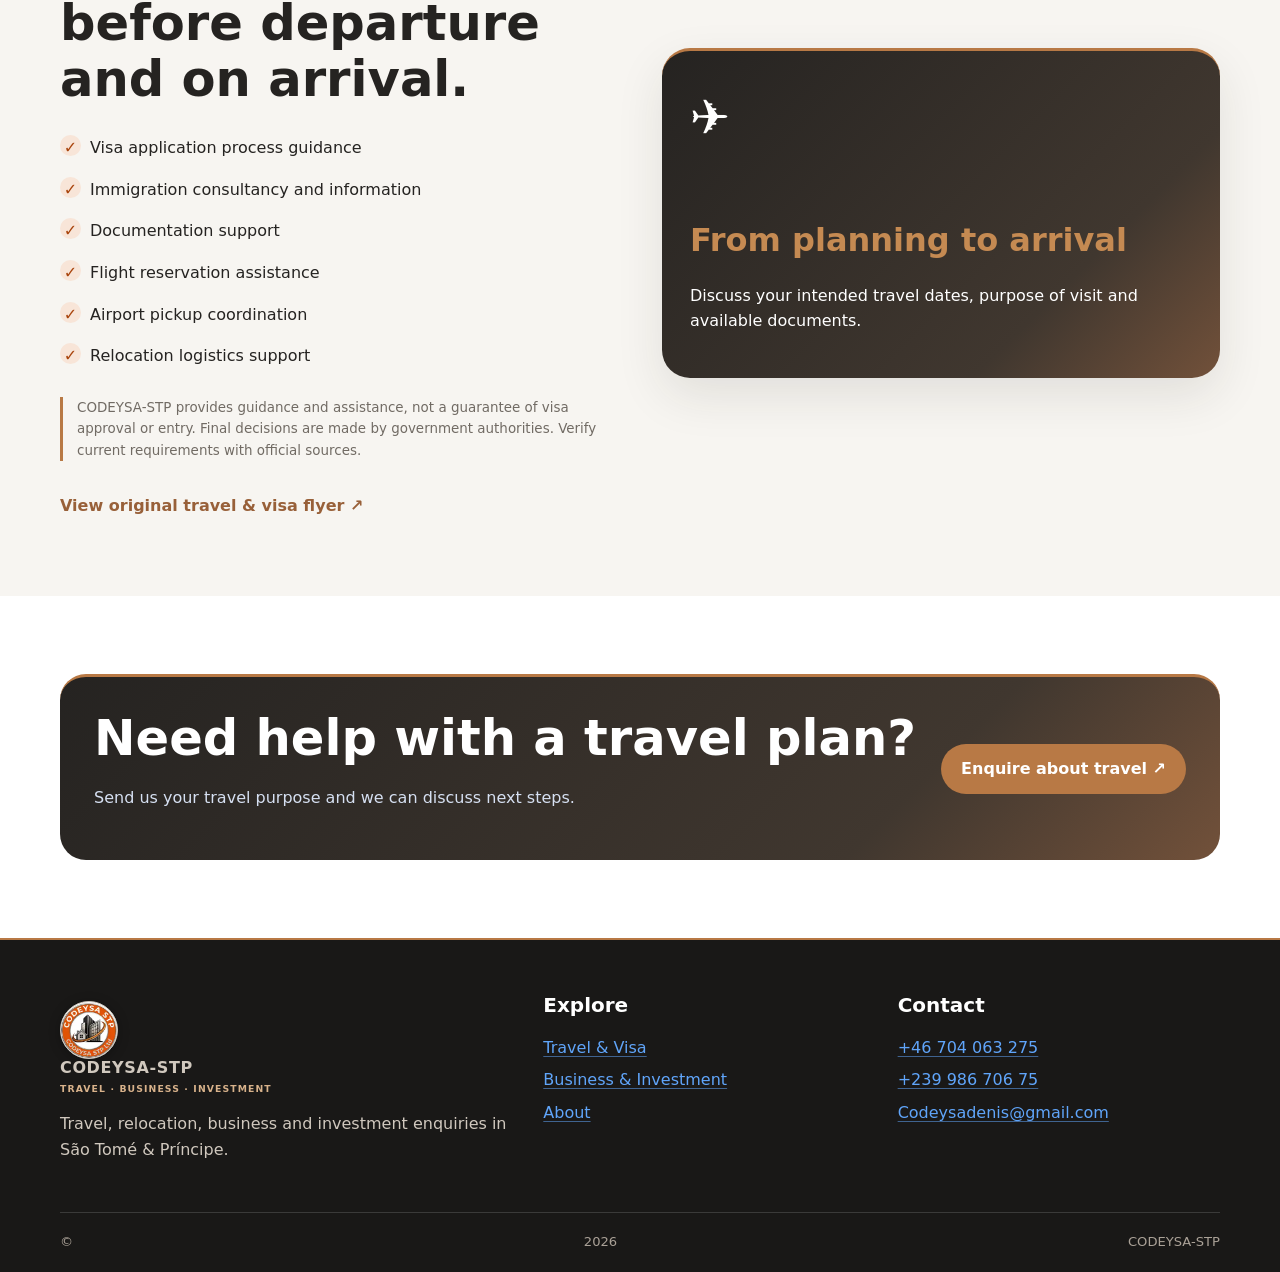
<file: travel.html>
<!doctype html><html lang="en"><head><meta charset="utf-8"><meta name="viewport" content="width=device-width,initial-scale=1"><link rel="canonical" href="https://codesa-stp.tlegit588.workers.dev/travel.html"><meta name="description" content="Plan a visit, understand visa documentation and explore relocation support for São Tomé and Príncipe with CODEYSA-STP."><meta name="theme-color" content="#252321"><meta name="color-scheme" content="light"><link rel="icon" type="image/webp" href="assets/codeysa-stp-logo.webp"><link rel="apple-touch-icon" href="assets/codeysa-stp-logo.webp"><meta property="og:type" content="website"><meta property="og:site_name" content="CODEYSA-STP"><meta property="og:title" content="Travel, Visa & Relocation Support | CODEYSA-STP"><meta property="og:description" content="Plan a visit, understand visa documentation and explore relocation support for São Tomé and Príncipe with CODEYSA-STP."><meta property="og:url" content="https://codesa-stp.tlegit588.workers.dev/travel.html"><meta property="og:image" content="https://codesa-stp.tlegit588.workers.dev/assets/codeysa-stp-logo.webp"><meta property="og:image:alt" content="Official CODEYSA-STP emblem"><meta name="twitter:card" content="summary_large_image"><meta name="twitter:title" content="Travel, Visa & Relocation Support | CODEYSA-STP"><meta name="twitter:description" content="Plan a visit, understand visa documentation and explore relocation support for São Tomé and Príncipe with CODEYSA-STP."><meta name="twitter:image" content="https://codesa-stp.tlegit588.workers.dev/assets/codeysa-stp-logo.webp"><title>Travel, Visa & Relocation Support | CODEYSA-STP</title><link rel="stylesheet" href="styles.css"></head><body><div class="topbar"><div class="container">Travel • Immigration • Business • Investment <span>São Tomé &amp; Príncipe</span></div></div><header><div class="container nav"><a class="brand" href="index.html"><img class="brand-logo" src="assets/codeysa-stp-logo.webp" alt="CODEYSA-STP logo"><span class="brand-copy">CODEYSA-STP<small>TRAVEL · BUSINESS · INVESTMENT</small></span></a><button class="menu-toggle">☰</button><nav class="nav-links"><a href="index.html">Home</a><a href="marketplace.html">Marketplace</a><a href="travel.html">Travel &amp; Visa</a><a href="investment.html">Business &amp; Investment</a><a href="4tree.html">4Tree Agriculture</a><a href="about.html">About</a><a href="contact.html">Contact</a></nav><a class="nav-cta" href="contact.html">Make an enquiry ↗</a></div></header><main><section class="page-hero"><div class="container"><div class="breadcrumb"><a href="index.html">Home</a> / Travel &amp; Visa</div><div class="eyebrow">Travel &amp; immigration support</div><h1>Plan your journey to São Tomé &amp; Príncipe.</h1><p>Explore support services for visits, business travel, work-related enquiries and relocation planning.</p></div></section><section class="section"><div class="container"><div class="section-head"><span class="pill">Visa categories</span><h2>Support for different travel purposes</h2><p>The correct entry permission depends on your nationality, purpose of travel and current immigration rules. Contact us to discuss your situation and confirm official requirements.</p></div><div class="grid grid-3"><article class="card"><div class="card-icon">☀</div><h3>Tourist Visa</h3><p>For eligible leisure and short-stay travel plans.</p><ul class="check-list"><li>Vacation and leisure travel</li><li>Family visits</li><li>Short-term stays</li></ul></article><article class="card"><div class="card-icon">▣</div><h3>Business Visa</h3><p>For commercial or professional travel purposes.</p><ul class="check-list"><li>Business meetings</li><li>Trade activities</li><li>Investment exploration</li><li>Commercial partnerships</li></ul></article><article class="card"><div class="card-icon">⌂</div><h3>Work / Relocation Enquiries</h3><p>For people exploring longer-term work or relocation pathways.</p><ul class="check-list"><li>Employment-related enquiries</li><li>Long-term relocation planning</li><li>Corporate assignments</li></ul></article></div></div></section><section class="section soft"><div class="container split"><div><span class="pill">Support services</span><h2>Practical help before departure and on arrival.</h2><ul class="check-list"><li>Visa application process guidance</li><li>Immigration consultancy and information</li><li>Documentation support</li><li>Flight reservation assistance</li><li>Airport pickup coordination</li><li>Relocation logistics support</li></ul><p class="notice">CODEYSA-STP provides guidance and assistance, not a guarantee of visa approval or entry. Final decisions are made by government authorities. Verify current requirements with official sources.</p><a class="flyer-link" href="assets/travel-visa-flyer.webp" target="_blank">View original travel &amp; visa flyer ↗</a></div><div class="visual-card"><div class="flag">✈️</div><div><strong>From planning to arrival</strong><p>Discuss your intended travel dates, purpose of visit and available documents.</p></div></div></div></section><section class="section"><div class="container cta-band"><div><h2>Need help with a travel plan?</h2><p>Send us your travel purpose and we can discuss next steps.</p></div><a class="btn btn-gold" href="contact.html?service=Travel%20%26%20Visa">Enquire about travel ↗</a></div></section></main><footer><div class="container"><div class="footer-grid"><div><a class="brand" href="index.html"><img class="brand-logo" src="assets/codeysa-stp-logo.webp" alt="CODEYSA-STP logo"><span class="brand-copy">CODEYSA-STP<small>TRAVEL · BUSINESS · INVESTMENT</small></span></a><p>Travel, relocation, business and investment enquiries in São Tomé &amp; Príncipe.</p></div><div><h3>Explore</h3><a href="travel.html">Travel &amp; Visa</a><a href="investment.html">Business &amp; Investment</a><a href="about.html">About</a></div><div><h3>Contact</h3><a href="tel:+46704063275">+46 704 063 275</a><a href="tel:+23998670675">+239 986 706 75</a><a href="mailto:Codeysadenis@gmail.com">Codeysadenis@gmail.com</a></div></div><div class="footer-bottom">© <span data-year></span> CODEYSA-STP</div></div></footer><script src="app.js"></script></body></html>
</file>
<file: styles.css>
:root{--navy:#08752b;--gold:#ffce00;--gold2:#ffe36a;--ink:#17251b;--muted:#647267;--paper:#f4f8f3;--line:#dce8dc;--green:#12ad2b;--red:#d21034;--flag-black:#111111;--shadow:0 18px 48px rgba(7,27,67,.12);--radius:22px}*{box-sizing:border-box}html{scroll-behavior:smooth}body{margin:0;font-family:Inter,system-ui,-apple-system,"Segoe UI",sans-serif;color:var(--ink);line-height:1.6}a{color:inherit;text-decoration:none}.container{width:min(1160px,calc(100% - 40px));margin:auto}.topbar{background:#06451f;color:#dbe5fb;font-size:.84rem;padding:8px 0}.topbar .container{display:flex;justify-content:space-between;gap:12px;flex-wrap:wrap}header{position:sticky;top:0;z-index:30;background:rgba(7,27,67,.97);color:#fff;border-bottom:1px solid #ffffff19}.nav{min-height:78px;display:flex;align-items:center;justify-content:space-between;gap:20px}.brand{display:flex;align-items:center;gap:12px;font-weight:900;letter-spacing:.04em}.brand-mark{width:46px;height:46px;border:2px solid var(--gold);border-radius:50%;display:grid;place-items:center;color:var(--gold);font-size:1.3rem}.brand small{display:block;color:#d7e2fa;font-size:.62rem;letter-spacing:.14em}.nav-links{display:flex;align-items:center;gap:24px;font-size:.93rem}.nav-links a{color:#e7edfa}.nav-links a:hover,.nav-links a.active{color:var(--gold2)}.nav-cta,.btn{display:inline-flex;align-items:center;justify-content:center;gap:9px;border:0;border-radius:999px;padding:12px 20px;font-weight:800;cursor:pointer}.nav-cta,.btn-gold{background:var(--gold);color:var(--navy)}.btn-outline{border:1px solid #ffffff8c;color:#fff;background:transparent}.menu-toggle{display:none;background:transparent;border:1px solid #ffffff55;color:#fff;border-radius:10px;padding:8px 12px}.hero{background:radial-gradient(circle at 85% 20%,#1d4b91 0,transparent 30%),linear-gradient(125deg,#075522,#0b7a2b 72%,#075522);color:#fff}.hero-grid{display:grid;grid-template-columns:1.1fr .9fr;gap:48px;align-items:center;padding:88px 0}.eyebrow{color:var(--gold2);font-size:.78rem;font-weight:900;letter-spacing:.16em;text-transform:uppercase}h1,h2,h3{line-height:1.12;margin:0 0 18px}h1{font-size:clamp(2.6rem,6vw,5rem);letter-spacing:-.045em}h2{font-size:clamp(2rem,4vw,3.1rem)}h3{font-size:1.25rem}.hero p{font-size:1.12rem;color:#d9e4f8}.hero-actions{display:flex;gap:12px;flex-wrap:wrap;margin-top:28px}.hero-panel{background:#ffffff18;border:1px solid #ffffff40;border-radius:28px;padding:26px;box-shadow:0 24px 80px #0004}.big-number{font-size:3.2rem;color:var(--gold);font-weight:950;line-height:1}.hero-tags{display:flex;gap:8px;flex-wrap:wrap;margin-top:20px}.tag{border:1px solid #ffffff44;border-radius:99px;padding:7px 12px;font-size:.78rem;color:#eaf0fc}.section{padding:78px 0}.section.soft{background:var(--paper)}.section-head{max-width:740px;margin-bottom:36px}.section-head p{color:var(--muted);font-size:1.04rem}.grid{display:grid;gap:20px}.grid-3{grid-template-columns:repeat(3,1fr)}.grid-2{grid-template-columns:repeat(2,1fr)}.card{border:1px solid var(--line);border-radius:var(--radius);padding:25px;background:#fff;box-shadow:0 8px 28px #071b430b}.card p{color:var(--muted)}.card-icon{width:48px;height:48px;border-radius:15px;background:#fff5c8;color:#785d00;display:grid;place-items:center;font-size:1.35rem;margin-bottom:18px}.card-link,.flyer-link{display:inline-flex;margin-top:18px;color:#08752b;font-weight:800}.split{display:grid;grid-template-columns:1fr 1fr;gap:44px;align-items:center}.visual-card{background:linear-gradient(145deg,#086126,#071b43);border-radius:28px;padding:28px;color:#fff;min-height:330px;display:flex;flex-direction:column;justify-content:space-between;box-shadow:var(--shadow)}.visual-card .flag{font-size:3rem}.visual-card strong{font-size:2rem;color:var(--gold)}.check-list{list-style:none;padding:0;margin:20px 0}.check-list li{padding:8px 0 8px 30px;position:relative}.check-list li:before{content:"✓";position:absolute;left:0;top:8px;width:21px;height:21px;border-radius:50%;display:grid;place-items:center;background:#fff2b8;color:#7b5e00;font-weight:900}.pill{display:inline-block;background:#fff1b8;color:#675000;padding:6px 11px;border-radius:99px;font-size:.76rem;font-weight:900;letter-spacing:.06em;text-transform:uppercase}.page-hero{background:linear-gradient(125deg,#075522,#0b7a2b);color:#fff;padding:62px 0}.page-hero p{max-width:740px;color:#d8e4f8;font-size:1.08rem}.breadcrumb{font-size:.84rem;color:#d3def3;margin-bottom:18px}.breadcrumb a{color:var(--gold2)}.category{border-left:5px solid var(--gold);padding:4px 0 4px 18px;margin:28px 0 18px}.opportunity{display:flex;gap:14px;align-items:flex-start}.tick{color:#b38c00;font-weight:1000;font-size:1.2rem}.info-band{background:#fff7d6;border:1px solid #ecd36a;border-radius:18px;padding:22px}.cta-band{background:linear-gradient(110deg,#086126,#075522);color:#fff;border-radius:26px;padding:34px;display:flex;align-items:center;justify-content:space-between;gap:22px}.cta-band p{color:#d6e0f2}.form-wrap{display:grid;grid-template-columns:.8fr 1.2fr;gap:28px}.contact-panel{background:var(--navy);color:#fff;border-radius:24px;padding:28px}.contact-panel p{color:#d8e2f4}.contact-line{padding:13px 0;border-bottom:1px solid #ffffff22}.contact-line:last-child{border:0}form{background:#fff;border:1px solid var(--line);border-radius:24px;padding:28px;box-shadow:var(--shadow)}.form-grid{display:grid;grid-template-columns:1fr 1fr;gap:16px}.field{display:flex;flex-direction:column;gap:7px}.field.full{grid-column:1/-1}.field label{font-size:.86rem;font-weight:800}.field input,.field select,.field textarea{width:100%;padding:12px 14px;border:1px solid #d9e0eb;border-radius:12px;background:#fbfcfe}.field textarea{min-height:130px;resize:vertical}.form-note,.notice{font-size:.84rem;color:var(--muted)}.notice{border-left:3px solid var(--gold);padding-left:14px}footer{background:#06451f;color:#fff;padding:54px 0 20px}.footer-grid{display:grid;grid-template-columns:1.4fr 1fr 1fr;gap:32px}.footer-grid p,.footer-grid a{color:#c6d4ed}.footer-grid a{display:block;margin:7px 0}.footer-bottom{border-top:1px solid #ffffff22;margin-top:34px;padding-top:18px;color:#9fb0ce;font-size:.82rem;display:flex;justify-content:space-between;gap:12px;flex-wrap:wrap}@media(max-width:900px){.nav-links{display:none;position:absolute;top:78px;left:0;right:0;background:var(--navy);padding:18px 24px;flex-direction:column;align-items:flex-start}.nav-links.open{display:flex}.menu-toggle{display:block}.nav-cta{display:none}.hero-grid,.split,.form-wrap{grid-template-columns:1fr}.grid-3{grid-template-columns:repeat(2,1fr)}.footer-grid{grid-template-columns:1fr 1fr}}@media(max-width:600px){.container{width:min(100% - 28px,1160px)}.grid-3,.grid-2,.form-grid,.footer-grid{grid-template-columns:1fr}.section{padding:56px 0}.hero-grid{gap:28px;padding:64px 0}.cta-band{align-items:flex-start;flex-direction:column}.page-hero{padding:48px 0}}
/* Homepage dynamic hero slider */
.home-slider{position:relative;min-height:610px;background:#075522;color:#fff;overflow:hidden}
.slider-track,.slide{position:absolute;inset:0}.slide{opacity:0;visibility:hidden;transition:opacity .8s ease;display:flex;align-items:center}.slide.is-active{opacity:1;visibility:visible;z-index:1}.slide>img{position:absolute;inset:0;width:100%;height:100%;object-fit:cover;object-position:center}.slide-shade{position:absolute;inset:0;background:linear-gradient(90deg,rgba(3,15,39,.94) 0%,rgba(4,22,54,.78) 48%,rgba(4,22,54,.2) 100%),linear-gradient(0deg,rgba(3,15,39,.3),transparent 45%)}.slide-content{position:relative;z-index:2;padding-top:110px;padding-bottom:120px;pointer-events:none}.slide-content a{pointer-events:auto}.slide-content h1{max-width:750px;margin-top:15px}.slide-content h1 em{font-style:normal;color:var(--gold)}.slide-content p{font-size:1.12rem;color:#e0e9f9;max-width:620px}.slider-arrow{position:absolute;z-index:4;top:50%;transform:translateY(-50%);width:46px;height:46px;border-radius:50%;border:1px solid #ffffff80;background:#071b43a8;color:#fff;font-size:2rem;line-height:1;cursor:pointer}.slider-arrow:hover{background:var(--gold);color:var(--navy)}.slider-arrow.prev{left:22px}.slider-arrow.next{right:22px}.slider-controls{position:absolute;z-index:4;bottom:34px;left:50%;transform:translateX(-50%);display:flex;gap:10px}.slider-dot{width:10px;height:10px;border:0;border-radius:20px;background:#ffffff88;padding:0;cursor:pointer;transition:width .25s}.slider-dot.active{width:30px;background:var(--gold)}.slider-progress{position:absolute;z-index:4;bottom:0;left:0;right:0;height:4px;background:#ffffff30}.slider-progress span{display:block;height:100%;width:0;background:var(--gold)}@media(max-width:700px){.home-slider{min-height:590px}.slide-content{padding:95px 24px 120px}.slide-content h1{font-size:clamp(2.3rem,11vw,3.5rem)}.slide-content p{font-size:1rem}.slider-arrow{top:auto;bottom:22px;width:38px;height:38px}.slider-arrow.prev{left:18px}.slider-arrow.next{right:18px}.slider-controls{bottom:36px}}

/* FEHB strategic affiliate section */
.partner-section{background:#eef2f8}.partner-layout{display:grid;grid-template-columns:1.15fr .85fr;gap:42px;align-items:center}.partner-layout h2{color:var(--navy);margin:14px 0}.partner-layout p{color:var(--muted)}.partner-mark-card{min-height:270px;padding:32px;border-radius:26px;background:linear-gradient(145deg,#086126,#06451f);color:#fff;display:flex;flex-direction:column;align-items:center;justify-content:center;box-shadow:var(--shadow);text-align:center}.partner-symbol{color:var(--gold);font-weight:950;font-size:2.4rem;letter-spacing:.12em}.partner-caption,.partner-mark-card small{color:#dbe5fb;font-size:.72rem;letter-spacing:.12em}.partner-divider{margin:13px 0;color:var(--gold);font-size:1.5rem}.partner-mark-card strong{font-size:1.5rem}.partner-mark-card small{margin-top:9px;letter-spacing:.03em}@media(max-width:700px){.partner-layout{grid-template-columns:1fr}}


/* Currency converter, service finder and FAQ interactions */
.currency-section{background:#071b43;color:#fff}.currency-layout{display:grid;grid-template-columns:1fr 1fr;gap:48px;align-items:center}.currency-intro h2{margin:16px 0;color:#fff}.currency-intro>p{color:#d7e2f5}.currency-facts{display:grid;gap:10px;margin:24px 0;color:#e7edfa}.currency-facts span{padding:12px 15px;border:1px solid #ffffff30;border-radius:12px}.converter-card,.finder-card{background:#fff;color:var(--ink);border-radius:24px;padding:26px;box-shadow:0 22px 60px #0003}.converter-heading{display:flex;justify-content:space-between;align-items:center;gap:12px;margin-bottom:20px}.converter-heading .eyebrow{color:#967400}.converter-heading h3{margin:5px 0 0}.live-indicator{font-size:.75rem;color:#267447;white-space:nowrap}.live-indicator i{display:inline-block;width:8px;height:8px;border-radius:50%;background:#29a365;margin-right:5px}.converter-label,.currency-pair label span,.finder-card>label{display:block;font-size:.83rem;font-weight:800;margin-bottom:7px}.currency-amount,.currency-pair select,.finder-card select{width:100%;padding:13px;border:1px solid #d9e0eb;border-radius:12px;background:#fbfcfe;color:var(--ink);font:inherit}.currency-pair{display:grid;grid-template-columns:1fr auto 1fr;gap:10px;align-items:end;margin-top:16px}.swap-button{width:42px;height:42px;border:1px solid var(--line);border-radius:50%;background:#fff;color:var(--navy);font-size:1.3rem;cursor:pointer}.conversion-result{margin:20px 0 14px;padding:18px;background:#f3f6fb;border-radius:16px;display:grid;gap:6px}.conversion-result span,.conversion-result small{color:var(--muted);font-size:.82rem}.conversion-result strong{font-size:clamp(1.6rem,4vw,2.25rem);color:var(--navy);overflow-wrap:anywhere}.converter-refresh{width:100%}.converter-error{color:#a12c2c;font-size:.82rem;min-height:1.2em}.finder-layout{display:grid;grid-template-columns:1fr 1fr;gap:42px;align-items:center}.finder-layout>div:first-child p{color:var(--muted)}.finder-card label{display:block}.finder-card select{margin-bottom:18px}.finder-result{padding:18px;background:#f4f7fb;border-radius:15px}.finder-result strong{color:var(--navy);font-size:1.1rem}.finder-result p{color:var(--muted);margin:8px 0}.faq-list{max-width:850px;display:grid;gap:12px}.faq-list details{border:1px solid var(--line);border-radius:15px;padding:18px 20px;background:#fff}.faq-list summary{cursor:pointer;font-weight:800;color:var(--navy)}.faq-list details p{color:var(--muted);margin:13px 0 0}.faq-list details[open]{border-color:#e7c94f;box-shadow:0 8px 24px #071b430b}@media(max-width:800px){.currency-layout,.finder-layout{grid-template-columns:1fr;gap:28px}}@media(max-width:520px){.converter-card{padding:19px}.currency-pair{grid-template-columns:1fr 40px 1fr;gap:6px}.currency-pair select{font-size:.78rem;padding:10px 7px}.converter-heading{align-items:flex-start;flex-direction:column}}


/* Interactive opportunity directory */
.directory-section{background:#f5f7fb}.directory-tools{display:grid;grid-template-columns:2fr 1fr 1fr;gap:14px;align-items:end;padding:20px;background:#fff;border:1px solid var(--line);border-radius:18px}.directory-tools label{display:flex;flex-direction:column;gap:7px;font-size:.82rem;font-weight:800}.directory-tools input,.directory-tools select{width:100%;min-width:0;padding:12px 13px;border:1px solid #d9e0eb;border-radius:11px;background:#fbfcfe;color:var(--ink);font:inherit}.directory-summary{display:flex;align-items:center;justify-content:space-between;gap:12px;margin:20px 0;color:var(--muted);font-size:.9rem}.directory-reset{border:1px solid var(--line);background:#fff;border-radius:99px;padding:8px 14px;color:var(--navy);font-weight:800;cursor:pointer}.directory-grid{display:grid;grid-template-columns:repeat(3,minmax(0,1fr));gap:16px}.directory-card{background:#fff;border:1px solid var(--line);border-radius:18px;padding:21px;display:flex;flex-direction:column;min-height:235px;box-shadow:0 8px 24px #071b4308}.directory-card-top{display:flex;justify-content:space-between;align-items:flex-start;gap:10px}.directory-card h3{font-size:1.12rem;color:var(--navy);margin:0}.directory-tag{flex:none;padding:5px 9px;border-radius:99px;background:#fff1b8;color:#675000;font-size:.7rem;font-weight:900}.directory-sector{font-size:.78rem;color:#08752b;font-weight:800;margin:12px 0 4px}.directory-card>p:not(.directory-sector){color:var(--muted);font-size:.9rem;margin:8px 0 18px}.directory-enquire{margin-top:auto;color:#08752b;font-weight:850;font-size:.88rem}.directory-enquire:hover{text-decoration:underline}.directory-empty{padding:30px;text-align:center;color:var(--muted);background:#fff;border:1px dashed #cbd4e2;border-radius:16px}.directory-disclaimer{margin-top:24px;background:#fff7d6;border:1px solid #ecd36a;border-radius:16px;padding:18px;color:#554315;font-size:.88rem}.directory-disclaimer strong{color:#483700}@media(max-width:900px){.directory-grid{grid-template-columns:repeat(2,minmax(0,1fr))}}@media(max-width:620px){.directory-tools{grid-template-columns:1fr}.directory-grid{grid-template-columns:1fr}.directory-card{min-height:0}}


/* Floating WhatsApp brand contact shortcut */
.floating-whatsapp{position:fixed;right:22px;bottom:22px;z-index:9999;width:62px;height:62px;border-radius:50%;display:grid;place-items:center;background:#25D366;color:#fff;box-shadow:0 8px 24px rgba(0,0,0,.25);border:3px solid #fff;transition:transform .2s ease,box-shadow .2s ease}.floating-whatsapp svg{width:35px;height:35px}.floating-whatsapp:hover{transform:translateY(-4px) scale(1.04);box-shadow:0 12px 30px rgba(0,0,0,.3)}.floating-whatsapp:focus-visible{outline:3px solid #071b43;outline-offset:4px}@media(max-width:600px){.floating-whatsapp{width:56px;height:56px;right:15px;bottom:16px}.floating-whatsapp svg{width:32px;height:32px}}

/* Business directory opportunity imagery */
.directory-card{overflow:hidden;display:flex;flex-direction:column;}
.directory-photo{display:block;width:100%;aspect-ratio:16/9;object-fit:cover;border-radius:12px;margin:0 0 12px;background:#e7edf0;}
.directory-card-top{display:flex;align-items:flex-start;justify-content:space-between;gap:10px;}
.directory-card h3{margin:0;}
@media(max-width:640px){.directory-photo{aspect-ratio:16/10;}}


/* Opportunity detail and investor due-diligence dialog */
.directory-details{align-self:flex-start;margin:2px 0 10px;padding:8px 12px;border:1px solid #cbd7e7;border-radius:9px;background:#f5f8fc;color:var(--navy);font:inherit;font-size:.84rem;font-weight:800;cursor:pointer}.directory-details:hover{background:#e9f0fa;border-color:#8fa7c7}.opportunity-dialog{width:min(620px,calc(100% - 28px));max-height:min(84vh,760px);padding:26px;border:1px solid var(--line);border-radius:20px;color:var(--ink);box-shadow:0 24px 80px #071b4350}.opportunity-dialog::backdrop{background:#06451fa8;backdrop-filter:blur(3px)}.opportunity-dialog-head{display:flex;align-items:center;justify-content:space-between;gap:14px}.opportunity-dialog-close{width:38px;height:38px;border:0;border-radius:50%;background:#eef2f7;color:var(--navy);font-size:1.5rem;cursor:pointer}.opportunity-dialog h2{margin:18px 0 6px;color:var(--navy);font-size:1.65rem}.opportunity-dialog-meta{color:#0b6a50;font-size:.88rem;font-weight:800}.opportunity-dialog-description{margin:16px 0;color:var(--muted)}.opportunity-dialog h3{margin:20px 0 8px;color:var(--navy);font-size:1.05rem}.opportunity-dialog ul{padding-left:22px;color:var(--ink)}.opportunity-dialog li{margin:7px 0}.opportunity-dialog-notice{margin:20px 0;padding:13px 15px;border-radius:12px;background:#fff7d6;border:1px solid #ecd36a;color:#554315;font-size:.85rem}.opportunity-dialog-enquire{display:inline-flex;margin-top:4px}


/* São Tomé and Príncipe national flag inspired identity */
:root{--stp-green:#12ad2b;--stp-deep:#075522;--stp-yellow:#ffce00;--stp-red:#d21034;--stp-black:#111}
header{background:rgba(7,85,34,.97);border-bottom:3px solid var(--stp-yellow)}
.topbar{background:#06451f;border-bottom:2px solid var(--stp-red)}
.brand-mark{border-color:var(--stp-yellow);color:var(--stp-yellow)}
.nav-links a:hover,.nav-links a.active{color:var(--stp-yellow)}
.nav-cta,.btn-gold{background:var(--stp-yellow);color:#073d1b}
.hero,.page-hero{background:linear-gradient(115deg,#075522 0%,#0b8b2d 62%,#08752b 100%);border-top:4px solid var(--stp-red)}
.eyebrow,.breadcrumb a{color:var(--stp-yellow)}
.hero-panel{border-top:4px solid var(--stp-yellow)}
.big-number,.slide-content h1 em,.slider-dot.active{color:var(--stp-yellow)}
.slider-arrow:hover{background:var(--stp-yellow);color:#075522}
.section.soft,.directory-section{background:#f3f8f1}
.card-icon{background:#fff3bd;color:#795d00}
.pill{background:#e3f5e6;color:#075522;border:1px solid #b6dfbf}
.category{border-left-color:var(--stp-red)}
.tick{color:var(--stp-green)}
.info-band,.directory-disclaimer,.opportunity-dialog-notice{background:#fff8d8;border-color:#ecd36a}
.cta-band,.contact-panel,.visual-card,.partner-mark-card{background:linear-gradient(135deg,#075522,#0b8b2d);border-top:4px solid var(--stp-yellow)}
.currency-section{background:#075522}
.converter-heading .eyebrow{color:#987500}
.directory-tag{background:#fff1b8;color:#675000;border:1px solid #f1d65b}
.directory-sector,.directory-enquire,.card-link,.flyer-link{color:#08752b}
.directory-details{color:#075522;border-color:#b9d8bd;background:#f1f8f1}
.directory-details:hover{background:#e0f2e2;border-color:#12ad2b}
.faq-list details[open]{border-color:var(--stp-yellow)}
footer{background:#06451f;border-top:4px solid var(--stp-red)}
.footer-bottom{border-color:#ffffff35}
.floating-whatsapp{border-color:#fff}
.opportunity-dialog-close{color:#075522}
.opportunity-dialog-meta{color:#08752b}
.opportunity-dialog-enquire{background:var(--stp-yellow);color:#073d1b}


/* CODEYSA-STP official extracted emblem */
.brand{gap:11px;min-width:0}
.brand-logo{display:block;width:58px;height:58px;flex:0 0 58px;object-fit:contain;border-radius:50%;background:#fff;box-shadow:0 2px 10px #0003}
.brand-copy{display:block;line-height:1.15;white-space:nowrap}
.brand-copy small{display:block;margin-top:5px;color:#ffe36a;font-size:.58rem;letter-spacing:.12em;line-height:1.3}
@media(max-width:600px){.brand-logo{width:48px;height:48px;flex-basis:48px}.brand-copy{font-size:.88rem}.brand-copy small{font-size:.49rem;letter-spacing:.08em}}


/* CODEYSA-STP official emblem-led visual identity
   Palette sampled from the official orange, charcoal, silver and bronze logo. */
:root{
  --navy:#252321;
  --gold:#e65300;
  --gold2:#f0782b;
  --ink:#252321;
  --muted:#6e6a65;
  --paper:#f6f4f1;
  --line:#ded9d2;
  --green:#a85b17;
  --stp-orange:#e65300;
  --stp-charcoal:#252321;
  --stp-silver:#c9c5bf;
  --stp-bronze:#9b4b16;
  --shadow:0 18px 48px rgba(37,35,33,.13);
}
header{background:rgba(37,35,33,.98);border-bottom:3px solid var(--stp-orange)}
.topbar{background:#171615;border-bottom:2px solid var(--stp-orange);color:#e6e1da}
.brand-mark{border-color:var(--stp-orange);color:var(--stp-orange)}
.brand-copy small{color:#f3a16f}
.nav-links a:hover,.nav-links a.active{color:#ff9a5b}
.nav-cta,.btn-gold{background:var(--stp-orange);color:#fff}
.nav-cta:hover,.btn-gold:hover{background:#c74600;color:#fff}
.hero,.page-hero{background:linear-gradient(120deg,#242220 0%,#49301f 58%,#a9440c 100%);border-top:4px solid var(--stp-orange)}
.eyebrow,.breadcrumb a{color:#ff9a5b}
.hero-panel{border-top:4px solid var(--stp-orange)}
.big-number,.slide-content h1 em,.slider-dot.active{color:#ff9a5b}
.slider-arrow{background:#252321c9}
.slider-arrow:hover{background:var(--stp-orange);color:#fff}
.slide-shade{background:linear-gradient(90deg,rgba(24,22,20,.94) 0%,rgba(37,31,27,.78) 48%,rgba(37,31,27,.2) 100%),linear-gradient(0deg,rgba(24,22,20,.3),transparent 45%)}
.section.soft,.directory-section{background:#f6f4f1}
.card,.converter-card,.finder-card,form{border-color:#ded9d2}
.card-icon{background:#f8e5d8;color:#a9440c}
.pill{background:#f8e7dc;color:#923d0b;border:1px solid #e9b99d}
.category{border-left-color:var(--stp-orange)}
.tick,.directory-sector,.directory-enquire,.card-link,.flyer-link{color:#b34b0c}
.info-band,.directory-disclaimer,.opportunity-dialog-notice{background:#fbefe6;border-color:#e7b38f;color:#5c3826}
.cta-band,.contact-panel,.visual-card,.partner-mark-card{background:linear-gradient(135deg,#292725,#623416 72%,#a9440c);border-top:4px solid var(--stp-orange)}
.visual-card .flag{filter:saturate(.9)}
.currency-section{background:linear-gradient(120deg,#252321,#49301f)}
.converter-heading .eyebrow{color:#b34b0c}
.live-indicator{color:#9a4a19}
.live-indicator i{background:#d96b2b}
.conversion-result{background:#f5eee8}
.conversion-result strong,.finder-result strong,.faq-list summary{color:#8e3c0c}
.directory-tag{background:#f8e5d8;color:#873b12;border:1px solid #e9b99d}
.directory-details{color:#8e3c0c;border-color:#dfb49b;background:#fbf3ed}
.directory-details:hover{background:#f5e1d4;border-color:#e65300}
.faq-list details[open]{border-color:var(--stp-orange)}
footer{background:#171615;border-top:4px solid var(--stp-orange)}
.footer-bottom{border-color:#ffffff35}
.partner-section{background:#f0ede9}
.partner-layout h2{color:#302b27}
.opportunity-dialog::backdrop{background:#211c19b8}
.opportunity-dialog-close{color:#8e3c0c}
.opportunity-dialog-meta{color:#a64a13}
.opportunity-dialog-enquire{background:var(--stp-orange);color:#fff}
.opportunity-dialog-enquire:hover{background:#c74600}
.directory-reset{color:#8e3c0c}
.notice{border-left-color:var(--stp-orange)}
.check-list li:before{background:#f8e5d8;color:#a9440c}
.brand-logo{background:#fff;box-shadow:0 2px 12px rgba(0,0,0,.28)}
@media(prefers-reduced-motion:no-preference){
  .btn,.nav-cta,.directory-details{transition:background .2s ease,color .2s ease,border-color .2s ease}
}


/* Final brand-consistency pass: remove legacy blue tones */
:root{
  --navy:#252321;
  --gold:#e65300;
  --gold2:#ff9a5b;
  --ink:#242220;
  --muted:#6e6a65;
  --paper:#f6f4f1;
  --line:#ded9d2;
  --shadow:0 18px 48px rgba(37,35,33,.12);
}
.topbar{color:#f8e5d8}
header{background:rgba(37,35,33,.97)}
.brand small{color:#e6e1da}
.nav-links a{color:#f5eee8}
.nav-links a:hover,.nav-links a.active{color:#ff9a5b}
.nav-cta,.btn-gold{background:#e65300;color:#fff}
.btn-outline{border-color:#f3a16f;color:#fff}
.slide-shade{background:linear-gradient(90deg,rgba(25,23,21,.94) 0%,rgba(37,35,33,.78) 48%,rgba(37,35,33,.2) 100%),linear-gradient(0deg,rgba(25,23,21,.3),transparent 45%)}
.slide-content p{color:#f5eee8}
.slider-arrow{background:rgba(37,35,33,.78)}
.slider-arrow:hover{background:#e65300;color:#fff}
.partner-section{background:#f6f4f1}
.partner-caption,.partner-mark-card small{color:#f8e5d8}
.currency-section{background:linear-gradient(135deg,#252321,#49301f);color:#fff}
.currency-intro>p{color:#e6e1da}
.currency-facts{color:#f8e5d8}
.directory-section{background:#f6f4f1}
.directory-card{box-shadow:0 8px 24px rgba(37,35,33,.06)}
.directory-details{border-color:#ded9d2;background:#fbefe6;color:#873b12}
.directory-details:hover{background:#f8e5d8;border-color:#e65300}
.opportunity-dialog::backdrop{background:rgba(37,35,33,.72)}
.opportunity-dialog-close{background:#f0ede9;color:#252321}
.floating-whatsapp:focus-visible{outline-color:#e65300}


/* CODEYSA field gallery — authentic representative media */
.field-section{background:#f6f4f1}
.field-gallery{display:grid;grid-template-columns:repeat(4,minmax(0,1fr));gap:16px}
.field-card{margin:0;overflow:hidden;border:1px solid #ded9d2;border-radius:18px;background:#fff;box-shadow:0 8px 24px rgba(37,35,33,.07)}
.field-card img{display:block;width:100%;height:220px;object-fit:cover;background:#e6e1da}
.field-card figcaption{display:grid;gap:4px;padding:15px}
.field-card figcaption strong{color:#252321;font-size:.98rem}
.field-card figcaption span{color:#6e6a65;font-size:.84rem;line-height:1.45}
.field-video{display:grid;grid-template-columns:.8fr 1.2fr;gap:24px;align-items:center;margin-top:28px;padding:22px;border:1px solid #ded9d2;border-radius:20px;background:#fff}
.field-video h3{margin:8px 0;color:#252321;font-size:1.45rem}
.field-video p{color:#6e6a65}
.field-video video{display:block;width:100%;max-height:390px;border-radius:14px;background:#252321}
.field-note{margin:16px 0 0;color:#6e6a65;font-size:.78rem;line-height:1.55}
@media(max-width:900px){.field-gallery{grid-template-columns:repeat(2,minmax(0,1fr))}.field-video{grid-template-columns:1fr}}
@media(max-width:520px){.field-gallery{gap:10px}.field-card img{height:155px}.field-card figcaption{padding:11px}.field-card figcaption strong{font-size:.88rem}.field-card figcaption span{font-size:.76rem}.field-video{padding:14px}}

/* CODEYSA VIP SALON — premium orange, charcoal and warm-neutral experience */
.salon-section{background:linear-gradient(180deg,#fbf8f4 0%,#f1ece6 100%);color:#272421}
.salon-hero-grid{display:grid;grid-template-columns:1.05fr .95fr;gap:42px;align-items:center;margin-bottom:64px}
.salon-photo-wrap{position:relative;min-height:340px;border-radius:28px;overflow:hidden;background:#252321;box-shadow:0 22px 55px #2a211d25}
.salon-photo-wrap img{width:100%;height:100%;min-height:340px;display:block;object-fit:cover}
.salon-photo-tag{position:absolute;left:18px;bottom:18px;background:#e65300;color:#fff;padding:9px 15px;border-radius:999px;font-size:.75rem;font-weight:900;letter-spacing:.12em}
.salon-intro .pill{background:#f8e4d7;color:#a8420c}
.salon-intro h2{font-size:clamp(2rem,4vw,3.2rem);color:#252321;margin:20px 0}
.salon-intro p{color:#6c625b;font-size:1.05rem;max-width:600px}
.salon-trust-points{display:grid;gap:9px;margin:22px 0 28px}
.salon-trust-points span:before{content:"✓";display:inline-grid;place-items:center;width:22px;height:22px;border-radius:50%;background:#f7dfcf;color:#b74b0c;font-weight:900;margin-right:10px}
.salon-section .btn-gold{background:#e65300;color:#fff}
.salon-flow{background:#fff;border:1px solid #e8ded4;border-radius:28px;padding:clamp(20px,4vw,42px);box-shadow:0 18px 50px #34261b10}
.salon-flow-head{display:flex;align-items:flex-start;justify-content:space-between;gap:20px;margin-bottom:30px}
.salon-flow-head .eyebrow{color:#bb4b10}
.salon-flow-head h2{color:#252321;margin:8px 0}
.salon-flow-head p{color:#766c64;max-width:650px;margin:0}
.salon-step-indicator{display:flex;gap:7px;flex-shrink:0}
.salon-step-indicator span,.salon-step legend span{display:inline-grid;place-items:center;width:34px;height:34px;border-radius:50%;background:#f8e7dc;color:#a9440e;font-weight:900;font-size:.8rem}
.salon-step{border:0;border-top:1px solid #eee5dd;padding:24px 0 10px;margin:0;min-width:0}
.salon-step legend{padding:18px 0 8px;font-weight:900;color:#292522;font-size:1.12rem}
.salon-step legend span{margin-right:10px}
.salon-service-grid{display:grid;grid-template-columns:repeat(3,minmax(0,1fr));gap:12px}
.salon-service{position:relative;display:flex;flex-direction:column;align-items:flex-start;gap:6px;padding:17px;border:1px solid #e8ded4;border-radius:17px;background:#fff;cursor:pointer;transition:border-color .18s,background .18s,transform .18s}
.salon-service:hover{border-color:#e65300;transform:translateY(-2px)}
.salon-service:has(input:checked){border:2px solid #e65300;background:#fff6f0;padding:16px}
.salon-service input{position:absolute;top:13px;right:13px;accent-color:#e65300}
.salon-service-icon{display:grid;place-items:center;width:40px;height:40px;border-radius:13px;background:#f8e7dc;color:#a9440e;font-size:1.25rem}
.salon-service strong{color:#2b2723}
.salon-service small{color:#786f68;font-size:.8rem}
.salon-fields{display:grid;grid-template-columns:repeat(2,minmax(0,1fr));gap:16px}
.salon-fields label,.salon-notes{display:grid;gap:7px;color:#49413b;font-weight:750;font-size:.9rem}
.salon-fields input,.salon-fields select,.salon-notes textarea{width:100%;padding:13px 14px;border:1px solid #ded5cd;border-radius:12px;background:#fff;color:#292522;font:inherit}
.salon-fields input:focus,.salon-fields select:focus,.salon-notes textarea:focus{outline:3px solid #e6530026;border-color:#e65300}
.salon-notes{margin-top:16px}
.salon-notes textarea{resize:vertical}
.salon-submit-row{display:flex;align-items:center;justify-content:space-between;gap:20px;border-top:1px solid #eee5dd;padding-top:22px;margin-top:20px}
.salon-submit-row p{max-width:540px;color:#776d66;font-size:.82rem;margin:0}
.salon-form-status{min-height:1.4em;color:#9e430f;font-size:.9rem}
@media(max-width:760px){.salon-hero-grid{grid-template-columns:1fr;gap:25px}.salon-photo-wrap,.salon-photo-wrap img{min-height:260px}.salon-service-grid{grid-template-columns:repeat(2,minmax(0,1fr))}.salon-flow-head{display:block}.salon-step-indicator{margin-top:16px}.salon-submit-row{align-items:stretch;flex-direction:column}.salon-submit-row .btn{width:100%}}
@media(max-width:440px){.salon-service-grid,.salon-fields{grid-template-columns:1fr}.salon-flow{padding:17px}.salon-service{padding:14px}}


/* Clear blue hyperlink styling for all footer navigation and contact links */
footer .footer-grid a:not(.brand),
footer .footer-grid a:not(.brand):visited{
  color:#60a5fa;
  text-decoration:underline;
  text-decoration-color:#60a5fa88;
  text-underline-offset:3px;
  transition:color .18s ease,text-decoration-color .18s ease;
}
footer .footer-grid a:not(.brand):hover,
footer .footer-grid a:not(.brand):focus-visible{
  color:#93c5fd;
  text-decoration-color:#93c5fd;
}
footer .footer-grid a:not(.brand):focus-visible{
  outline:2px solid #93c5fd;
  outline-offset:3px;
  border-radius:3px;
}


/* Blue primary action button in the site header */
header .nav-cta{
  background:#1677e8;
  color:#fff;
  border:1px solid #60a5fa;
  box-shadow:0 5px 16px rgba(22,119,232,.24);
  transition:background .18s ease,box-shadow .18s ease,transform .18s ease;
}
header .nav-cta:hover,
header .nav-cta:focus-visible{
  background:#0b5fc4;
  color:#fff;
  box-shadow:0 7px 20px rgba(22,119,232,.34);
  transform:translateY(-1px);
}
header .nav-cta:focus-visible{
  outline:3px solid #93c5fd;
  outline-offset:3px;
}


/* 3D raised header navigation controls */
header .nav-links{gap:12px}
header .nav-links a{
  position:relative;
  display:inline-flex;
  align-items:center;
  justify-content:center;
  min-height:42px;
  padding:9px 14px;
  border:1px solid #5a514b;
  border-bottom:4px solid #11100f;
  border-radius:11px;
  background:linear-gradient(180deg,#494541 0%,#302e2b 58%,#252321 100%);
  color:#f7f3ef;
  font-weight:750;
  text-shadow:0 1px 1px #0008;
  box-shadow:0 4px 0 #11100f,0 7px 14px rgba(0,0,0,.22),inset 0 1px 0 #ffffff25;
  transform:translateY(0);
  transition:transform .16s ease,box-shadow .16s ease,border-color .16s ease,background .16s ease,color .16s ease;
}
header .nav-links a:hover,
header .nav-links a:focus-visible{
  color:#fff;
  border-color:#ff9a5b;
  background:linear-gradient(180deg,#f0782b 0%,#e65300 100%);
  box-shadow:0 4px 0 #923500,0 9px 18px rgba(230,83,0,.28),inset 0 1px 0 #ffffff55;
  transform:translateY(-2px);
}
header .nav-links a.active{
  color:#fff;
  border-color:#f0782b;
  background:linear-gradient(180deg,#e9681b 0%,#b94300 100%);
  border-bottom-color:#793000;
  box-shadow:0 2px 0 #793000,0 4px 10px rgba(0,0,0,.2),inset 0 1px 0 #ffffff40;
  transform:translateY(2px);
}
header .nav-links a:focus-visible{outline:3px solid #ffb17f;outline-offset:4px}
header .nav-cta{
  min-height:44px;
  border:1px solid #ff9a5b;
  border-bottom:4px solid #923500;
  border-radius:12px;
  background:linear-gradient(180deg,#ff7a2b 0%,#e65300 100%);
  box-shadow:0 4px 0 #923500,0 8px 18px rgba(230,83,0,.28),inset 0 1px 0 #ffffff65;
  transform:translateY(0);
}
header .nav-cta:hover,
header .nav-cta:focus-visible{
  background:linear-gradient(180deg,#ff914f 0%,#ed5a05 100%);
  box-shadow:0 5px 0 #923500,0 11px 22px rgba(230,83,0,.34),inset 0 1px 0 #ffffff75;
  transform:translateY(-2px);
}
header .nav-cta:active,
header .nav-links a:active{
  transform:translateY(3px);
  border-bottom-width:1px;
  box-shadow:0 1px 0 #793000,inset 0 2px 5px #0003;
}
@media(max-width:900px){
  header .nav-links{gap:10px}
  header .nav-links a{width:100%;justify-content:flex-start;min-height:44px}
}
@media(prefers-reduced-motion:reduce){
  header .nav-links a,header .nav-cta{transition:none}
}

/* CODEYSA-STP B2B marketplace — Sprint 1 */
.market-hero{background:linear-gradient(120deg,#06451f 0%,#08752b 58%,#0a5c2a 100%);color:#fff;overflow:hidden;position:relative}.market-hero-inner{min-height:430px;display:grid;grid-template-columns:1.3fr .7fr;gap:38px;align-items:center;padding:64px 0}.market-kicker{font-size:.76rem;font-weight:900;letter-spacing:.15em;color:#ffdf4d}.market-copy h1{font-size:clamp(2.7rem,6vw,4.8rem);margin:15px 0}.market-copy h1 em{color:#ffce00;font-style:normal}.market-copy>p{max-width:660px;color:#e0f1e4;font-size:1.08rem}.market-search{display:flex;background:#fff;padding:7px;border-radius:14px;max-width:690px;margin-top:28px;box-shadow:0 16px 38px #001e1050}.market-search input{flex:1;min-width:0;border:0;outline:0;padding:13px 15px;font:inherit;color:#17251b}.market-search button{border:0;border-radius:10px;background:#ffce00;color:#183b20;padding:0 27px;font-weight:900;cursor:pointer}.market-quick-links{display:flex;gap:9px;align-items:center;flex-wrap:wrap;margin-top:14px;font-size:.82rem;color:#d8eddd}.market-quick-links button{border:1px solid #ffffff55;background:#ffffff12;color:#fff;border-radius:99px;padding:5px 10px;cursor:pointer}.market-hero-art{justify-self:end;width:min(290px,100%);aspect-ratio:1;border-radius:28px;background:#ffffff12;border:1px solid #ffffff42;display:flex;flex-direction:column;align-items:center;justify-content:center;gap:18px;box-shadow:0 22px 70px #00201055;transform:rotate(2deg)}.market-hero-art img{width:58%;height:auto;object-fit:contain;filter:drop-shadow(0 10px 16px #001c0d66)}.market-art-caption{text-align:center;display:grid;gap:4px}.market-art-caption strong{color:#ffdc42}.market-art-caption span{font-size:.78rem;color:#e2f0e5}.market-trust-strip{background:#fff;border-bottom:1px solid var(--line)}.market-trust-strip .container{display:flex;justify-content:space-between;gap:18px;flex-wrap:wrap;padding:17px 0;color:#285b36;font-size:.88rem;font-weight:750}.market-section{background:#f7faf6}.market-heading{max-width:780px}.market-layout{display:grid;grid-template-columns:230px 1fr;gap:24px;align-items:start}.market-sidebar,.market-product{background:#fff;border:1px solid var(--line);border-radius:16px}.market-sidebar{padding:19px;position:sticky;top:100px}.market-sidebar h3{margin-bottom:13px}.market-category{width:100%;display:flex;justify-content:space-between;text-align:left;border:0;background:transparent;padding:10px 8px;border-radius:8px;color:#435647;font:inherit;cursor:pointer}.market-category.active,.market-category:hover{background:#eaf5eb;color:#075522;font-weight:850}.market-side-note{background:#f1f7ed;border-radius:12px;padding:14px;margin-top:20px}.market-side-note p{font-size:.86rem;color:var(--muted);margin:8px 0}.market-side-note a{font-weight:850;color:#08752b}.market-toolbar{display:flex;align-items:center;justify-content:space-between;gap:12px;margin:0 0 15px;color:#607064;font-size:.88rem}.market-toolbar strong{color:#1d3324}.market-toolbar select{border:1px solid var(--line);background:#fff;border-radius:9px;padding:9px 12px;color:#344738}.market-product-grid{display:grid;grid-template-columns:repeat(3,minmax(0,1fr));gap:16px}.market-product{overflow:hidden;transition:transform .2s,box-shadow .2s}.market-product:hover{transform:translateY(-4px);box-shadow:0 15px 30px #0b321515}.market-product-image{height:148px;display:flex;align-items:center;justify-content:center;flex-direction:column;gap:5px;color:#fff}.market-product-image>span{font-size:2.7rem;filter:drop-shadow(0 3px 5px #0003)}.market-product-image small{font-size:.61rem;letter-spacing:.14em;font-weight:900}.market-product-image.cocoa{background:linear-gradient(135deg,#4d2a16,#a66a2e)}.market-product-image.coffee{background:linear-gradient(135deg,#3a2419,#967044)}.market-product-image.produce{background:linear-gradient(135deg,#1b743d,#a3b93a)}.market-product-image.spices{background:linear-gradient(135deg,#a92d24,#e2a13a)}.market-product-image.crafts{background:linear-gradient(135deg,#875b32,#d0a45d)}.market-product-image.services{background:linear-gradient(135deg,#075522,#1677a2)}.market-product-body{padding:16px}.market-product-category{font-size:.65rem;font-weight:900;letter-spacing:.12em;color:#08752b}.market-product-body h3{margin:8px 0;font-size:1.13rem}.market-product-body p{font-size:.85rem;color:var(--muted);min-height:65px;margin:0}.market-product-meta{display:flex;justify-content:space-between;gap:6px;flex-wrap:wrap;border-top:1px solid #edf1ec;padding-top:12px;margin-top:12px;font-size:.73rem;color:#66746a}.market-product-link{display:flex;justify-content:space-between;align-items:center;color:#08752b;font-weight:900;margin-top:14px;font-size:.88rem}.market-product-link b{font-size:1.1rem}.market-empty{background:#fff;border:1px dashed #b9cbbb;padding:28px;text-align:center;border-radius:12px;color:var(--muted)}.market-rfq-section{background:#fff}.market-rfq-layout{display:grid;grid-template-columns:.9fr 1.1fr;gap:48px;align-items:start}.market-rfq-layout>div>p{color:var(--muted)}.market-form{display:grid;gap:16px}.market-form h3{margin:0}.market-form .btn{justify-self:start}.supplier-join-card{background:linear-gradient(115deg,#075522,#08752b);color:#fff;padding:34px;border-radius:22px;display:flex;align-items:center;justify-content:space-between;gap:25px}.supplier-join-card>div{max-width:720px}.supplier-join-card p{color:#e1efe4}.supplier-join-card .form-note{font-size:.82rem}.sr-only{position:absolute;width:1px;height:1px;padding:0;margin:-1px;overflow:hidden;clip:rect(0,0,0,0);white-space:nowrap;border:0}
@media(max-width:950px){.market-product-grid{grid-template-columns:repeat(2,minmax(0,1fr))}.market-hero-inner{grid-template-columns:1fr .55fr}.market-layout{grid-template-columns:190px 1fr}.market-rfq-layout{gap:26px}}
@media(max-width:700px){.market-hero-inner{grid-template-columns:1fr;padding:52px 0}.market-hero-art{display:none}.market-layout{grid-template-columns:1fr}.market-sidebar{position:static;display:flex;gap:7px;overflow-x:auto;align-items:center;padding:10px}.market-sidebar h3,.market-side-note{display:none}.market-category{white-space:nowrap;width:auto;flex:0 0 auto}.market-product-grid{grid-template-columns:repeat(2,minmax(0,1fr));gap:10px}.market-product-image{height:116px}.market-product-body{padding:12px}.market-product-body p{min-height:82px;font-size:.8rem}.market-trust-strip .container{justify-content:flex-start;font-size:.8rem}.market-rfq-layout{grid-template-columns:1fr}.supplier-join-card{align-items:flex-start;flex-direction:column;padding:25px}.market-search button{padding:0 17px}}
@media(max-width:420px){.market-product-grid{grid-template-columns:1fr}.market-product-image{height:150px}.market-product-body p{min-height:0}.market-toolbar{align-items:flex-start;flex-direction:column}}

.market-home-promo{background:linear-gradient(115deg,#075522,#08752b);color:#fff;padding:42px 0}.market-home-promo .container{display:flex;align-items:center;justify-content:space-between;gap:25px}.market-home-promo .container>div:first-child{max-width:760px}.market-home-promo h2{font-size:clamp(1.8rem,3vw,2.5rem);margin:10px 0}.market-home-promo p{color:#e1efe4}.market-promo-mark{width:130px;height:130px;flex:0 0 130px;border:1px solid #ffffff55;border-radius:50%;display:flex;flex-direction:column;align-items:center;justify-content:center;font-size:2.5rem}.market-promo-mark span{font-size:.58rem;letter-spacing:.1em;font-weight:900;color:#ffdc42}@media(max-width:600px){.market-home-promo .container{align-items:flex-start;flex-direction:column}.market-promo-mark{display:none}}


/* CODEYSA international corporate identity — charcoal, champagne, ivory */
:root{
 --navy:#252321;--gold:#c58a52;--gold2:#e3bd91;--ink:#252321;
 --muted:#716b64;--paper:#f7f5f1;--line:#e4ded6;
 --green:#9b7048;--stp-orange:#b87945;--stp-charcoal:#252321;
 --stp-silver:#c9c3ba;--stp-bronze:#9b7048;
 --shadow:0 18px 48px rgba(37,35,33,.10);
}
body{background:#fff;color:var(--ink)}
.topbar{background:#191817;color:#e7e0d7;border:0}
header{background:rgba(37,35,33,.98);border-bottom:1px solid #b98a60}
.brand-logo{background:#fff;border:1px solid #c9c3ba}
.brand-copy small{color:#d8b28b}
.nav-links a{color:#eee9e2}
.nav-links a:hover,.nav-links a.active{color:#e3bd91}
.nav-cta,.btn-gold{background:#b87945;color:#fff}
.nav-cta:hover,.btn-gold:hover{background:#986039;color:#fff}
.hero,.page-hero{background:linear-gradient(120deg,#252321 0%,#39332d 60%,#72513a 100%);border-top:0}
.home-slider{background:#252321}
.slide-shade{background:linear-gradient(90deg,rgba(25,23,21,.94) 0%,rgba(37,35,33,.76) 48%,rgba(37,35,33,.22) 100%),linear-gradient(0deg,rgba(25,23,21,.3),transparent 45%)}
.eyebrow,.breadcrumb a,.slide-content h1 em{color:#e3bd91}
.hero-panel{border:1px solid #ffffff35;border-top:3px solid #b87945}
.big-number{color:#e3bd91}
.slider-arrow{background:#252321c9}
.slider-arrow:hover{background:#b87945;color:#fff}
.slider-dot.active,.slider-progress span{background:#b87945}
.section.soft,.directory-section,.partner-section{background:#f7f5f1}
.card-icon{background:#f2e9df;color:#805b3c}
.pill{background:#f3e9df;color:#765437;border:1px solid #dfc8b1}
.category{border-left-color:#b87945}
.tick,.directory-sector,.directory-enquire,.card-link,.flyer-link{color:#986039}
.info-band,.directory-disclaimer,.opportunity-dialog-notice{background:#f7f0e8;border-color:#dfc8b1;color:#574535}
.cta-band,.contact-panel,.visual-card,.partner-mark-card{background:linear-gradient(135deg,#252321,#40372f 72%,#72513a);border-top:3px solid #b87945}
.currency-section{background:linear-gradient(120deg,#252321,#40372f)}
.currency-intro h2{color:#fff}
.converter-heading .eyebrow{color:#986039}
.conversion-result strong,.finder-result strong,.faq-list summary{color:#765437}
.directory-tag{background:#f3e9df;color:#765437;border:1px solid #dfc8b1}
.directory-details{color:#765437;border-color:#dfc8b1;background:#f8f4ef}
.directory-details:hover{background:#f0e5d9;border-color:#b87945}
.faq-list details[open]{border-color:#b87945}
footer{background:#191817;border-top:2px solid #b87945}
.footer-grid p,.footer-grid a{color:#d0c8be}
.footer-bottom{border-color:#ffffff25;color:#aaa197}
.opportunity-dialog::backdrop{background:#252321a8}
.opportunity-dialog-close{color:#765437}
.opportunity-dialog-meta{color:#986039}
.opportunity-dialog-enquire{background:#b87945;color:#fff}
.partner-layout h2{color:#252321}
.partner-mark-card{border-color:#b87945}
.market-home-promo{background:#f7f5f1;color:#252321}
.market-promo-mark{color:#986039}
.account-tabs button{background:#f7f5f1}
.account-tabs button[aria-selected=true]{background:#252321;color:#fff;border-color:#b87945}
.admin-stat strong{color:#986039}
.admin-tabs button[aria-selected=true],.admin-tabs button.active{background:#252321;color:#fff}
button:focus-visible,a:focus-visible,input:focus-visible,select:focus-visible,textarea:focus-visible{outline:2px solid #b87945;outline-offset:3px}
.floating-whatsapp{background:#25D366}
@media(max-width:900px){.nav-links{background:#252321}}
/* Agriculture page uses CODEYSA identity, not national palette */
:root{--tree:#34302b;--tree2:#72513a;--leaf:#eee5da;--sun:#b87945}
.tree-hero{background:linear-gradient(120deg,#252321,#72513a)!important}


/* Final page-specific brand consistency overrides */
.market-hero{background:linear-gradient(120deg,#252321 0%,#40372f 58%,#72513a 100%)!important}
.market-kicker,.market-copy h1 em{color:#e3bd91!important}
.market-hero-art{filter:saturate(.65)}
.market-category.active,.market-category:hover{background:#f3e9df;color:#765437}
.market-side-note{background:#f7f0e8}
.market-side-note a,.market-product-category,.market-product-link{color:#986039}
.market-product-image.services{background:linear-gradient(135deg,#34302b,#72513a)}
.market-rfq-section{background:#f7f5f1}
.supplier-join-card{background:linear-gradient(115deg,#252321,#72513a);border-top:3px solid #b87945}
.supplier-join-card p{color:#e7e0d7}
.market-toolbar,.market-toolbar strong{color:#625b53}
.market-product-meta{border-color:#e4ded6;color:#716b64}
.market-empty{border-color:#d4c9bc}
@media(prefers-reduced-motion:reduce){html{scroll-behavior:auto}*,*::before,*::after{animation-duration:.01ms!important;animation-iteration-count:1!important;transition-duration:.01ms!important}}
/* CODEYSA marketplace product emphasis */
.market-product-body h3{color:#c65312}
.market-product-meta span:last-child{color:#c65312;font-weight:900}
/* Professional marketplace dashboard refresh */
.market-dashboard-head{background:linear-gradient(125deg,#252321 0%,#34302c 65%,#49301f 100%);color:#fff;padding:30px 0 34px;border-bottom:3px solid #c65312}
.market-dashboard-breadcrumb{display:flex;gap:10px;align-items:center;color:#c9c3ba;font-size:.8rem;margin-bottom:22px}
.market-dashboard-breadcrumb a{color:#f2a45e}.market-dashboard-breadcrumb strong{color:#fff}
.market-dashboard-title-row{display:flex;align-items:flex-end;justify-content:space-between;gap:24px}
.market-dashboard-title-row .market-kicker{color:#f2a45e;font-size:.7rem;letter-spacing:.16em;font-weight:900}
.market-dashboard-title-row h1{font-size:clamp(2rem,4vw,3.25rem);margin:8px 0 9px;letter-spacing:-.04em}
.market-dashboard-title-row h1 em{color:#f2a45e;font-style:normal}
.market-dashboard-title-row p{color:#d6d0c8;margin:0;max-width:720px;font-size:.98rem}
.market-dashboard-cta{display:inline-flex;align-items:center;gap:12px;white-space:nowrap;background:#c65312;color:#fff;padding:12px 18px;border-radius:10px;font-weight:850;box-shadow:0 8px 20px #0003}
.market-dashboard-cta:hover{background:#e16a25}
.market-dashboard-search{max-width:none;margin-top:26px;border:1px solid #ffffff26;border-radius:12px;padding:6px;align-items:center}
.market-dashboard-search .market-search-icon{color:#8a8178;font-size:1.6rem;padding:0 10px}
.market-dashboard-search input{padding:12px 8px}
.market-dashboard-search button{background:#c65312;color:#fff;border-radius:9px;padding:0 22px;min-height:46px}
.market-dashboard-search button:hover{background:#e16a25}
.market-dashboard-head .market-quick-links{margin-top:13px;color:#d6d0c8}
.market-dashboard-head .market-quick-links button{border:1px solid #ffffff35;background:#ffffff0d;color:#f4eee7;border-radius:99px;padding:5px 11px;cursor:pointer}
.market-dashboard-head .market-quick-links button:hover{background:#c65312;border-color:#c65312}
.market-dashboard-stats{background:#fff;border-bottom:1px solid #e9e3dc;padding:16px 0}
.market-stats-grid{display:grid;grid-template-columns:repeat(4,minmax(0,1fr));gap:14px}
.market-stat{display:flex;align-items:center;gap:12px;padding:9px 16px;border-right:1px solid #eee8e1}
.market-stat:last-child{border-right:0}.market-stat-icon{width:38px;height:38px;display:grid;place-items:center;background:#fff0e7;color:#c65312;border-radius:11px;font-size:1.25rem;font-weight:900}
.market-stat strong{display:block;color:#302b27;font-size:1rem;line-height:1.25}.market-stat small{display:block;color:#82796f;font-size:.72rem;margin-top:2px}
.market-section{padding:42px 0 68px;background:#f5f3f0}
.market-heading{max-width:none;margin-bottom:24px}.market-heading .pill{background:#fbe8dc;color:#a9430d}.market-heading h2{font-size:1.8rem;margin:10px 0 7px;color:#2b2825}.market-heading p{font-size:.88rem;margin:0;color:#777067}
.market-layout{grid-template-columns:238px minmax(0,1fr);gap:20px}
.market-sidebar{border:1px solid #e9e2da;border-radius:13px;padding:18px;box-shadow:0 5px 18px #34291c08;top:105px}
.market-sidebar h3{font-size:1rem;color:#302b27;margin-bottom:12px}
.market-category{font-size:.85rem;padding:10px 9px;color:#655d55;border-radius:8px}
.market-category.active,.market-category:hover{background:#fff0e7;color:#b94c12}
.market-side-note{background:#fbf1e9;border:1px solid #f0dfd2;border-radius:10px}
.market-side-note strong{color:#3a3028}.market-side-note a{color:#b94c12}
.market-toolbar{background:#fff;border:1px solid #e9e2da;border-radius:11px;padding:12px 15px;margin-bottom:14px;color:#756d65}
.market-toolbar strong{color:#302b27}.market-toolbar select{border-color:#e2d9d0;padding:9px 12px}
.market-product-grid{grid-template-columns:repeat(3,minmax(0,1fr));gap:16px}
.market-product{border:1px solid #e8e1d9;border-radius:13px;box-shadow:0 4px 15px #30261b08}
.market-product:hover{transform:translateY(-3px);box-shadow:0 14px 28px #30261b14;border-color:#e5c7b4}
.market-product-image{height:184px;background-color:#fff}
.market-product-body{padding:15px}.market-product-body h3{color:#c65312;font-size:1.08rem}
.market-product-body p{color:#766e66;line-height:1.55}.market-product-meta{border-top:1px solid #eee7df;color:#766e66;padding-top:11px}
.market-product-meta span:last-child{color:#c65312;font-weight:900}
.market-product-link{color:#b94c12;border-top:1px solid #f0e8e0;padding-top:12px}
.market-product-link:hover{color:#e16a25}
.market-empty{background:#fff;border:1px dashed #d8c9bb;border-radius:12px;color:#766e66}
@media(max-width:900px){.market-product-grid{grid-template-columns:repeat(2,minmax(0,1fr))}.market-layout{grid-template-columns:210px minmax(0,1fr)}}
@media(max-width:650px){.market-dashboard-head{padding:24px 0 27px}.market-dashboard-title-row{align-items:flex-start;flex-direction:column}.market-dashboard-cta{padding:10px 14px}.market-dashboard-search{gap:2px}.market-dashboard-search button{padding:0 12px;font-size:.78rem}.market-stats-grid{grid-template-columns:repeat(2,minmax(0,1fr));gap:6px}.market-stat{border-right:0;padding:8px 4px}.market-layout{grid-template-columns:1fr}.market-sidebar{position:static}.market-product-grid{grid-template-columns:repeat(2,minmax(0,1fr));gap:10px}.market-product-image{height:150px}.market-product-body{padding:12px}.market-product-meta{font-size:.68rem}}
@media(max-width:420px){.market-product-grid{grid-template-columns:1fr}.market-product-image{height:190px}.market-dashboard-search input{font-size:.84rem}.market-dashboard-search .market-search-icon{display:none}}


/* Marketplace data refresh control */
.market-toolbar-actions{display:flex;align-items:center;gap:9px}
.market-refresh-button{display:inline-flex;align-items:center;justify-content:center;gap:7px;min-height:38px;padding:8px 13px;border:0;border-radius:9px;background:#c65312;color:#fff;font:inherit;font-size:.82rem;font-weight:850;cursor:pointer;white-space:nowrap;transition:background .18s,opacity .18s}
.market-refresh-button:hover{background:#e16a25}
.market-refresh-button:disabled{opacity:.72;cursor:wait}
.market-refresh-button span{font-size:1.15rem;line-height:1}
.market-refresh-button.is-loading span{animation:market-refresh-spin .8s linear infinite}
.market-refresh-status{min-height:18px;margin:0 2px 9px;color:#82796f;font-size:.76rem}
@keyframes market-refresh-spin{to{transform:rotate(360deg)}}
@media(max-width:520px){.market-toolbar-actions{width:100%;flex-wrap:wrap}.market-toolbar-actions select{flex:1;min-width:120px}.market-refresh-button{flex:0 0 auto}}


/* Sprint 6 Phase 4 — product detail and buyer enquiry */
.product-detail-wrap{max-width:1120px;margin:0 auto}
.product-detail-layout{display:grid;grid-template-columns:minmax(0,1.05fr) minmax(0,.95fr);gap:28px;align-items:start}
.product-detail-panel,.product-detail-info,.product-supplier-panel{background:#fff;border:1px solid var(--line);border-radius:18px;padding:clamp(18px,3vw,28px);box-shadow:0 10px 30px rgba(37,35,33,.06)}
.product-detail-image{min-height:340px;background:#f5f2ed;border-radius:13px;display:grid;place-items:center;overflow:hidden}
.product-detail-image img{width:100%;height:100%;max-height:520px;object-fit:contain;padding:18px;box-sizing:border-box}
.product-detail-placeholder{font-weight:900;letter-spacing:.15em;color:#9b7048;font-size:1.25rem}
.product-detail-info h1{font-size:clamp(1.8rem,4vw,2.7rem);margin:10px 0;color:#292521}
.product-detail-price{font-size:1.65rem;font-weight:900;color:#986039;margin:16px 0}
.product-detail-meta{display:flex;gap:9px;flex-wrap:wrap;color:var(--muted);font-size:.85rem}
.product-detail-meta span{background:#f7f3ee;border-radius:99px;padding:6px 10px}
.product-detail-description{line-height:1.75;color:#625b53;white-space:pre-wrap}
.product-detail-actions{display:flex;gap:10px;flex-wrap:wrap;margin-top:22px}
.product-detail-actions a{display:inline-flex;align-items:center;justify-content:center;text-decoration:none}
.product-supplier-panel{margin-top:22px;box-shadow:none}
.product-supplier-panel h2{font-size:1.15rem;margin:0 0 8px}
.product-supplier-panel p{color:var(--muted);line-height:1.6}
.product-review-list{display:grid;gap:12px;margin-top:14px}
.product-review{border-top:1px solid var(--line);padding-top:12px}
.product-review strong{color:#986039}
.product-review p{margin:6px 0;color:#625b53;white-space:pre-wrap}
.product-detail-status{padding:20px;background:#fff;border:1px solid var(--line);border-radius:14px}
@media(max-width:760px){.product-detail-layout{grid-template-columns:1fr}.product-detail-image{min-height:250px}.product-detail-info{padding:20px}}
</file>
